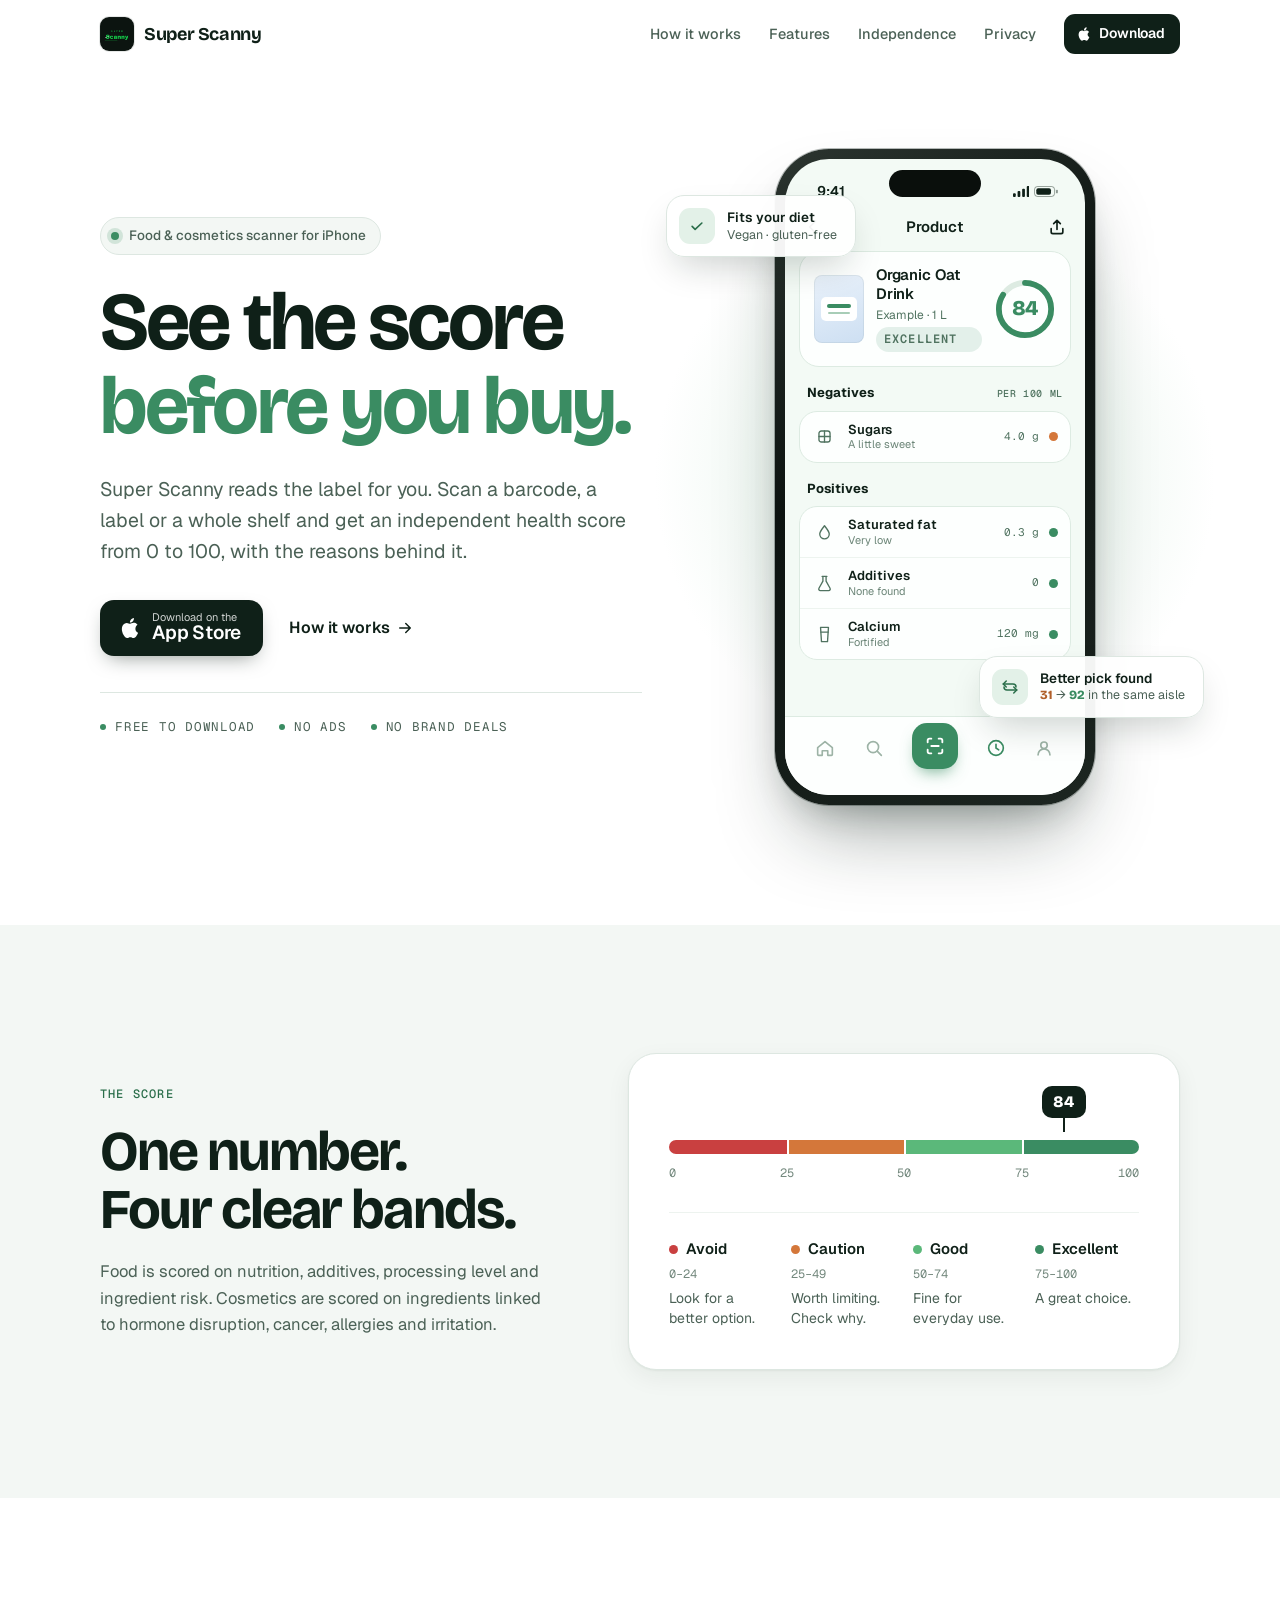
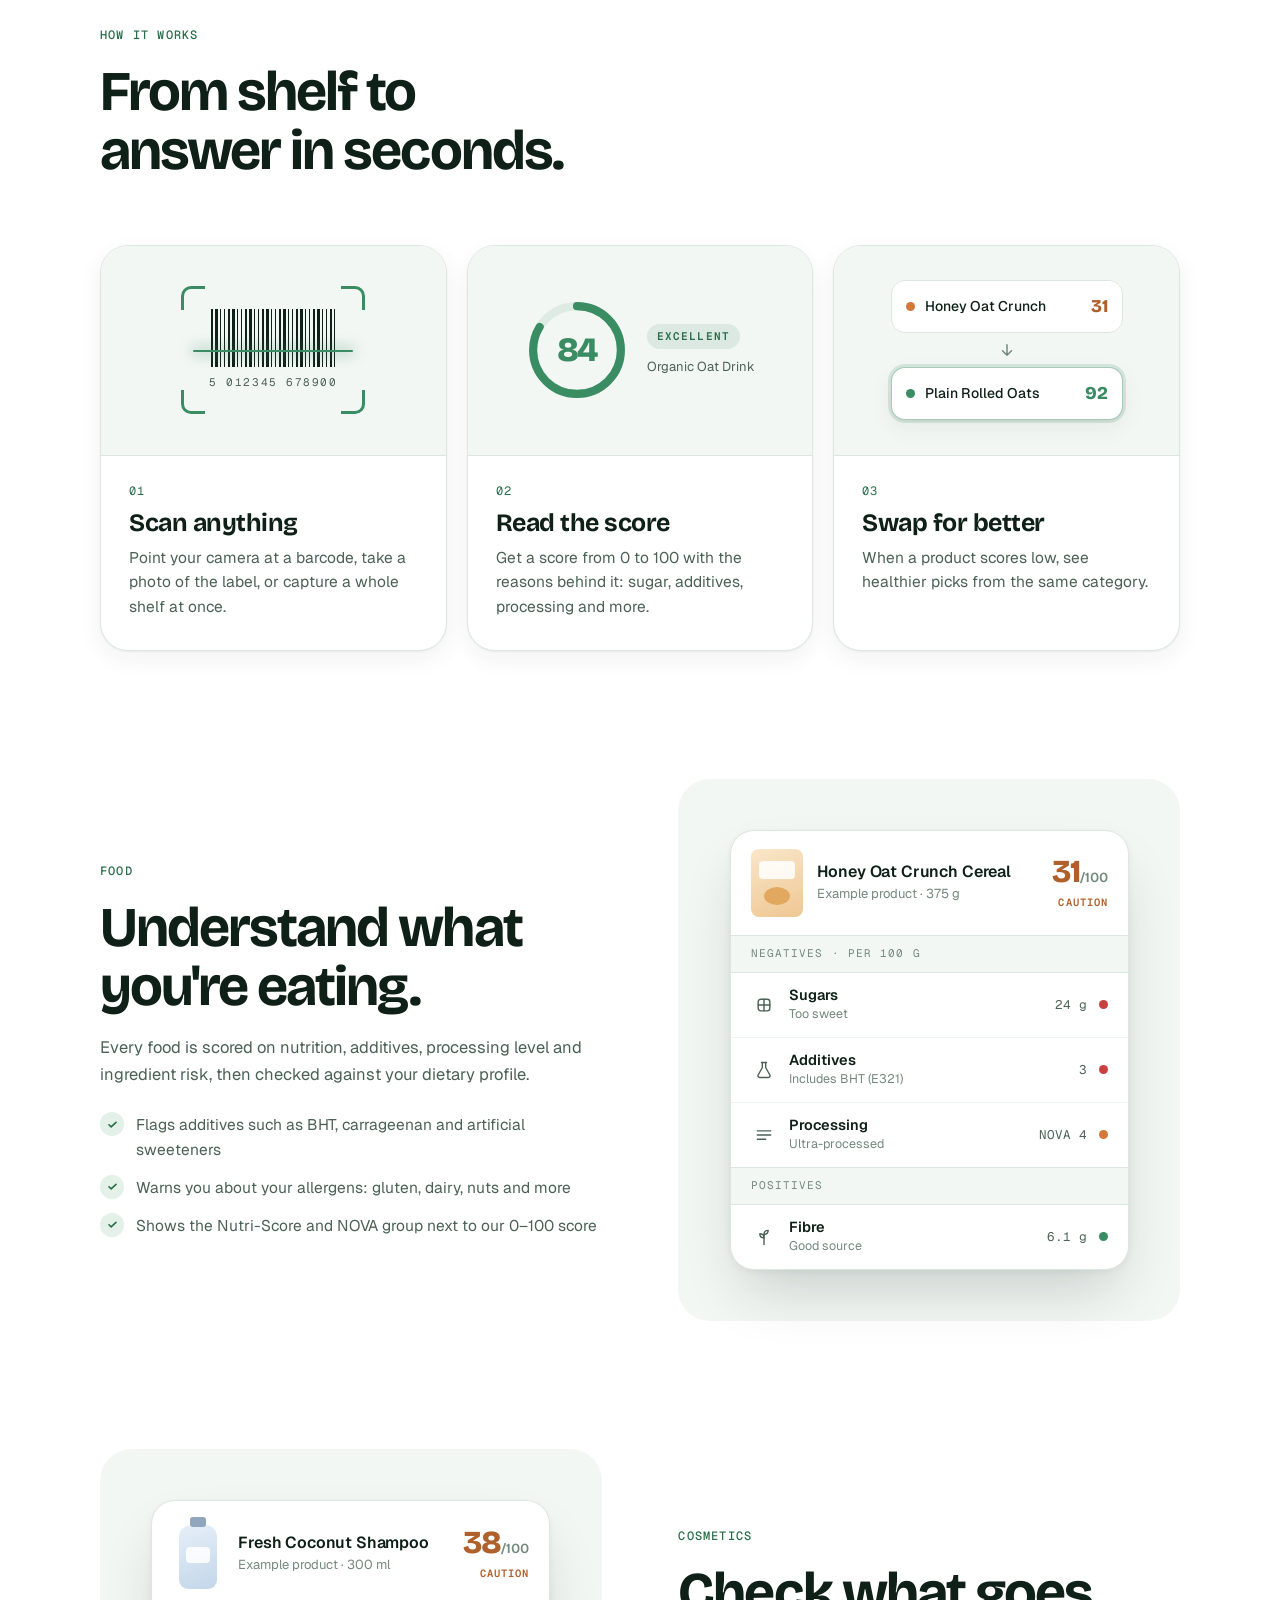
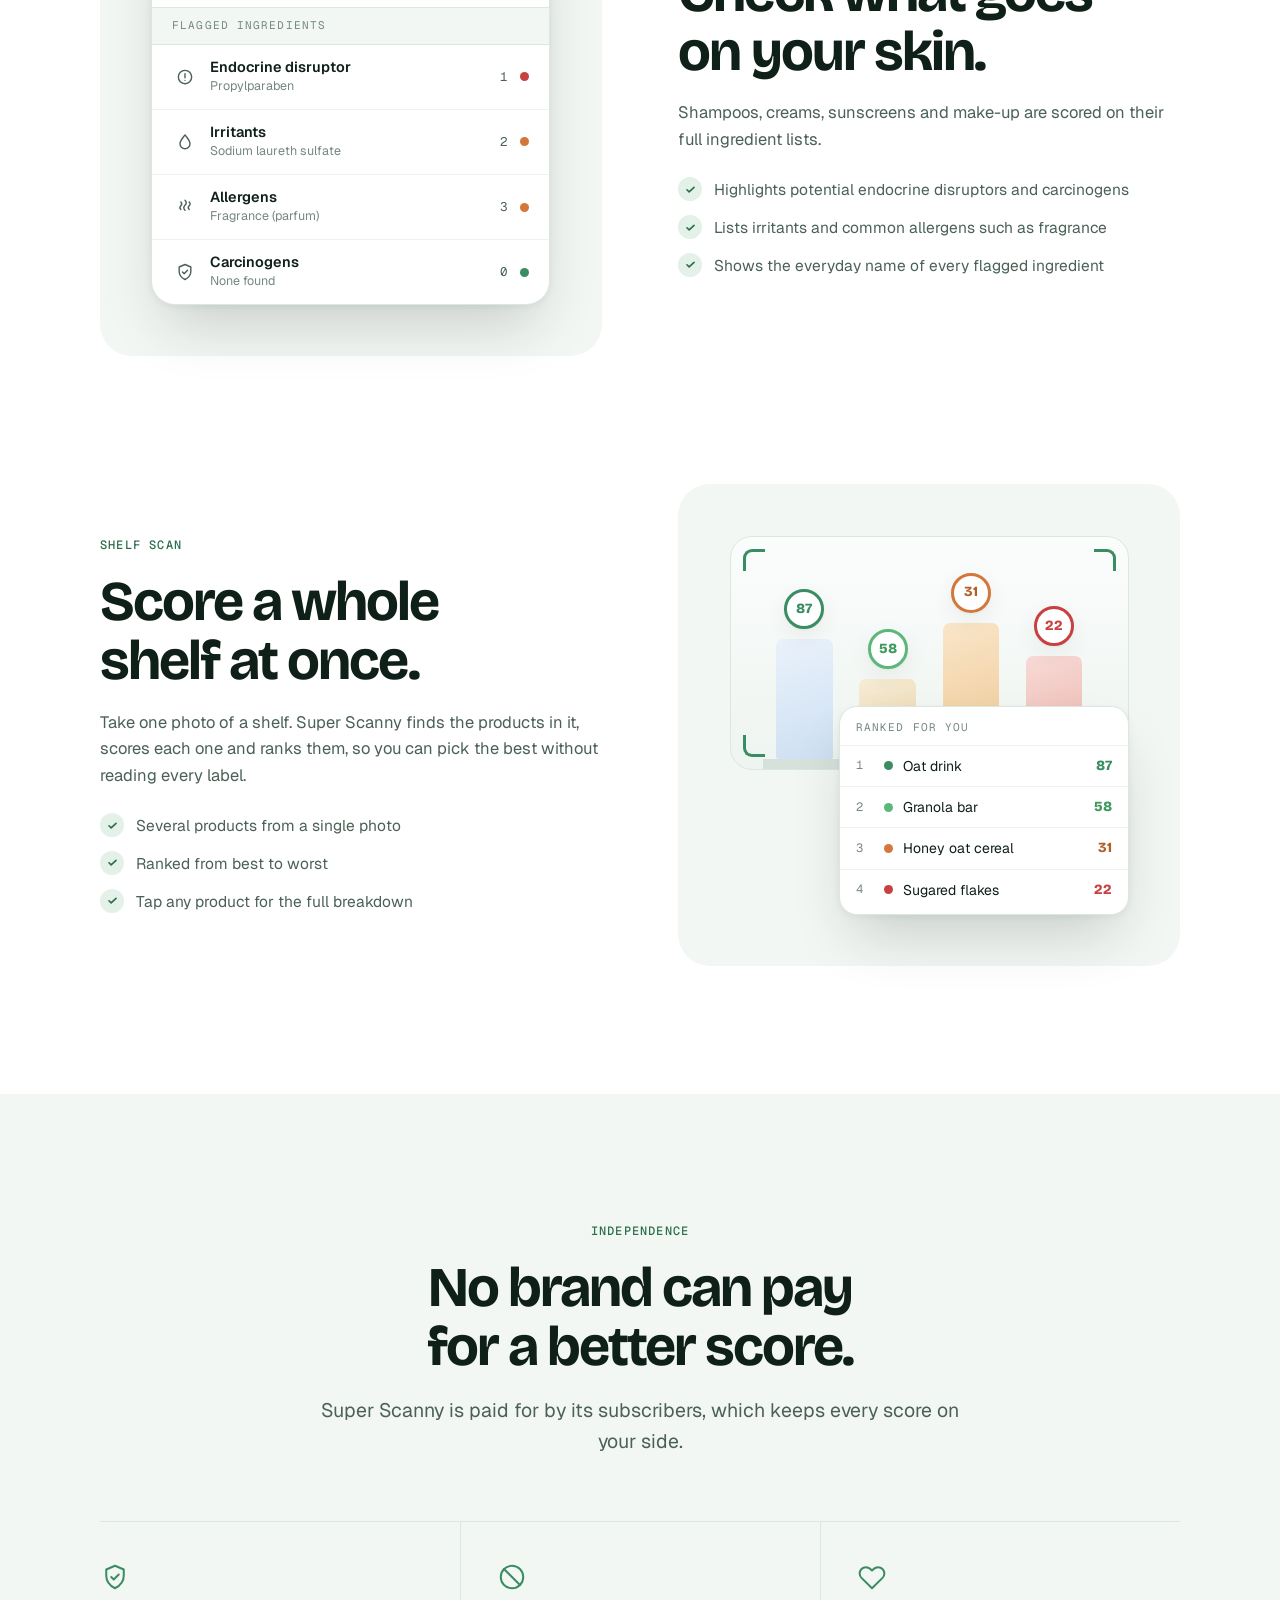
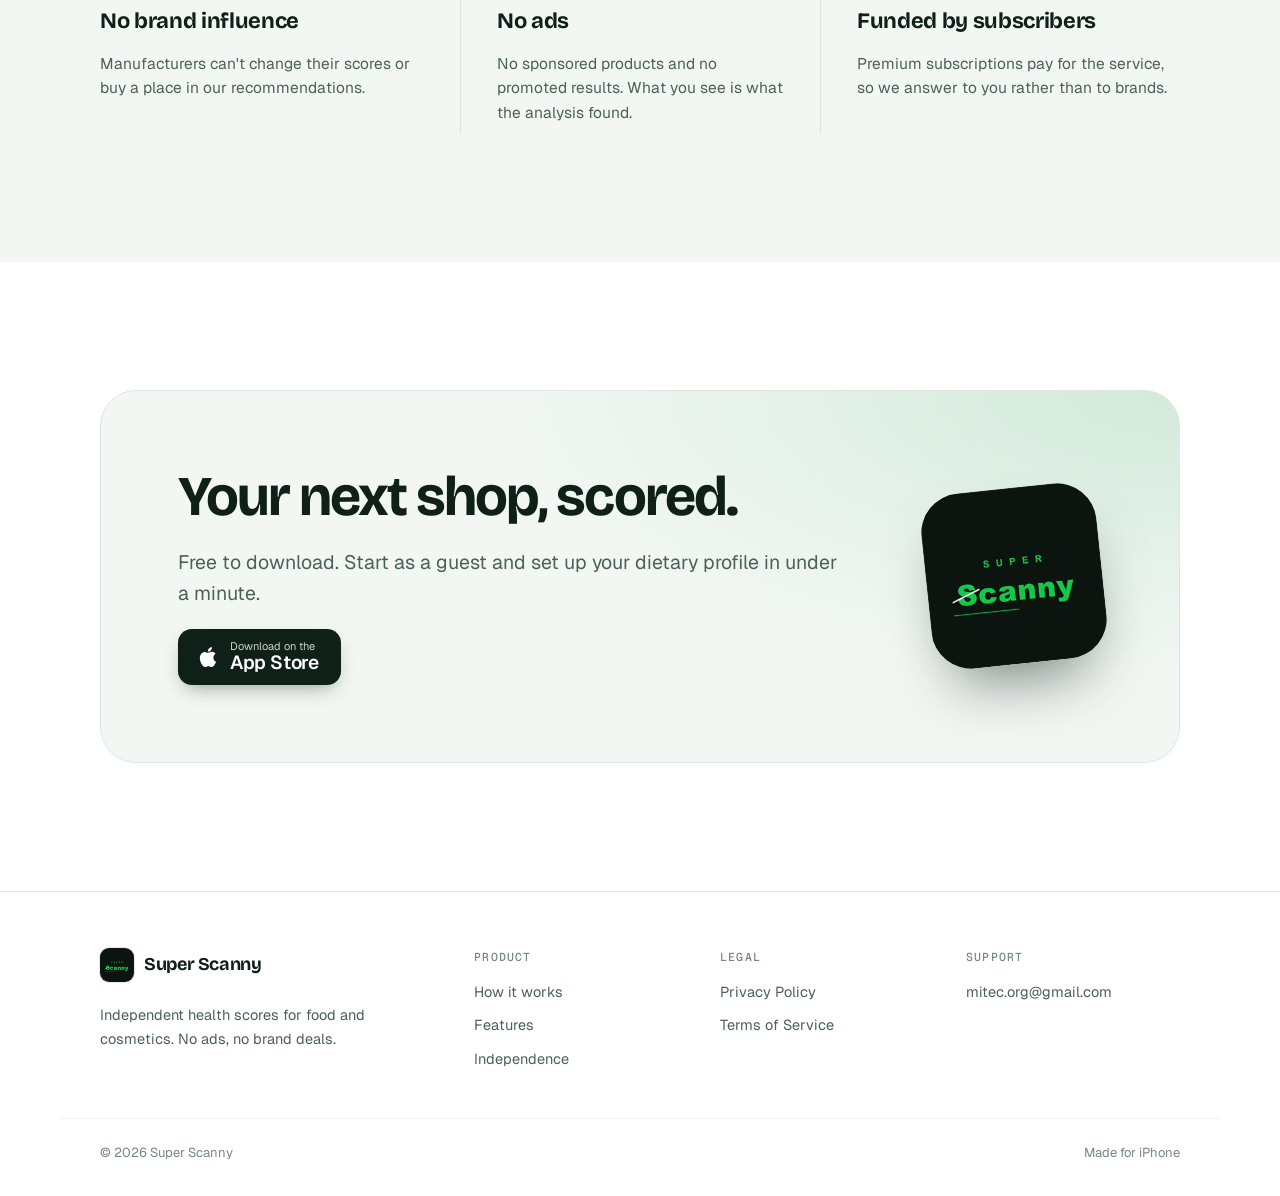
<file: index.html>
<!doctype html>
<html lang="en">
<head>
<meta charset="utf-8">
<meta name="viewport" content="width=device-width, initial-scale=1, viewport-fit=cover">
<title>Super Scanny: Food &amp; Cosmetics Scanner for iPhone</title>
<meta name="description" content="Super Scanny scans food and cosmetics and gives each product an independent health score from 0 to 100. Scan a barcode, a label or a whole shelf. No ads, no brand deals.">
<link rel="canonical" href="https://superscanny.github.io/">
<meta name="google-site-verification" content="DWH27XguKmf1U8SEgIOP8sEsvNeNK8gphOhbcdhGQLk">
<meta property="og:type" content="website">
<meta property="og:site_name" content="Super Scanny">
<meta property="og:title" content="Super Scanny: See the score before you buy">
<meta property="og:description" content="Scan food and cosmetics and get an independent health score from 0 to 100. No ads, no brand deals.">
<meta property="og:url" content="https://superscanny.github.io/">
<meta property="og:image" content="https://superscanny.github.io/icon.png">
<meta name="twitter:card" content="summary">
<script type="application/ld+json">
{
  "@context": "https://schema.org",
  "@graph": [
    {
      "@type": "WebSite",
      "name": "Super Scanny",
      "url": "https://superscanny.github.io/"
    },
    {
      "@type": "MobileApplication",
      "name": "Super Scanny",
      "description": "Scan food and cosmetics and get an independent health score from 0 to 100.",
      "operatingSystem": "iOS 16.4 or later",
      "applicationCategory": "HealthApplication",
      "url": "https://superscanny.github.io/",
      "installUrl": "https://apps.apple.com/app/id6795710707",
      "image": "https://superscanny.github.io/icon.png",
      "offers": { "@type": "Offer", "price": "0", "priceCurrency": "USD" }
    }
  ]
}
</script>
<link rel="icon" href="icon.png">
<link rel="apple-touch-icon" href="icon.png">
<link rel="preconnect" href="https://fonts.googleapis.com">
<link rel="preconnect" href="https://fonts.gstatic.com" crossorigin>
<link rel="stylesheet" href="https://fonts.googleapis.com/css2?family=Bricolage+Grotesque:opsz,wght@12..96,200..800&family=Geist:wght@100..900&family=Geist+Mono:wght@100..900&display=swap">
<link rel="stylesheet" href="site.css">
</head>
<body>

<header class="nav">
  <div class="wrap nav-inner">
    <a class="brand" href="index.html"><img src="icon.png" alt="" width="34" height="34">Super Scanny</a>
    <nav class="nav-links" aria-label="Main">
      <a href="#how">How it works</a>
      <a href="#features">Features</a>
      <a href="#independence">Independence</a>
      <a href="privacy/index.html">Privacy</a>
    </nav>
    <a class="store sm" href="https://apps.apple.com/app/id6795710707" target="_blank" rel="noopener">
      <svg viewBox="0 0 24 24" aria-hidden="true"><path d="M18.71 19.5c-.83 1.24-1.71 2.45-3.05 2.47-1.34.03-1.77-.79-3.29-.79-1.53 0-2 .77-3.27.82-1.31.05-2.3-1.32-3.14-2.53C4.25 17 2.94 12.45 4.7 9.39c.87-1.52 2.43-2.48 4.12-2.51 1.28-.02 2.5.87 3.29.87.78 0 2.26-1.07 3.8-.91.65.03 2.47.26 3.64 1.98-.09.06-2.17 1.28-2.15 3.81.03 3.02 2.65 4.03 2.68 4.04-.03.07-.42 1.44-1.38 2.83M13 3.5c.73-.83 1.94-1.46 2.94-1.5.13 1.17-.34 2.35-1.04 3.19-.69.85-1.83 1.51-2.95 1.42-.15-1.15.41-2.35 1.05-3.11z"/></svg>
      <span><strong>Download</strong></span>
    </a>
  </div>
</header>

<main>

  <!-- Hero -->
  <section class="hero">
    <div class="wrap hero-grid">
      <div class="hero-copy">
        <span class="pill"><i></i>Food &amp; cosmetics scanner for iPhone</span>
        <h1 class="h-display">See the score <span class="accent">before you buy.</span></h1>
        <p class="lede">Super Scanny reads the label for you. Scan a barcode, a label or a whole shelf and get an independent health score from 0 to 100, with the reasons behind it.</p>
        <div class="hero-actions">
          <a class="store" href="https://apps.apple.com/app/id6795710707" target="_blank" rel="noopener">
            <svg viewBox="0 0 24 24" aria-hidden="true"><path d="M18.71 19.5c-.83 1.24-1.71 2.45-3.05 2.47-1.34.03-1.77-.79-3.29-.79-1.53 0-2 .77-3.27.82-1.31.05-2.3-1.32-3.14-2.53C4.25 17 2.94 12.45 4.7 9.39c.87-1.52 2.43-2.48 4.12-2.51 1.28-.02 2.5.87 3.29.87.78 0 2.26-1.07 3.8-.91.65.03 2.47.26 3.64 1.98-.09.06-2.17 1.28-2.15 3.81.03 3.02 2.65 4.03 2.68 4.04-.03.07-.42 1.44-1.38 2.83M13 3.5c.73-.83 1.94-1.46 2.94-1.5.13 1.17-.34 2.35-1.04 3.19-.69.85-1.83 1.51-2.95 1.42-.15-1.15.41-2.35 1.05-3.11z"/></svg>
            <span><small>Download on the</small><strong>App Store</strong></span>
          </a>
          <a class="link-arrow" href="#how">How it works
            <svg viewBox="0 0 24 24" fill="none" stroke="currentColor" stroke-width="2" stroke-linecap="round" stroke-linejoin="round" aria-hidden="true"><path d="M5 12h14M13 6l6 6-6 6"/></svg>
          </a>
        </div>
        <ul class="facts">
          <li>Free to download</li>
          <li>No ads</li>
          <li>No brand deals</li>
        </ul>
      </div>

      <div class="stage" role="img" aria-label="The Super Scanny app showing an oat drink scored 84 out of 100, Excellent">
        <div class="phone" aria-hidden="true">
          <div class="screen">
            <span class="island"></span>
            <div class="status">
              <span>9:41</span>
              <span class="status-icons">
                <svg viewBox="0 0 18 12"><rect x="0" y="8" width="3" height="4" rx="1"/><rect x="5" y="5.5" width="3" height="6.5" rx="1"/><rect x="10" y="3" width="3" height="9" rx="1"/><rect x="15" y="0" width="3" height="12" rx="1"/></svg>
                <svg viewBox="0 0 27 12"><rect x=".5" y=".5" width="22" height="11" rx="3.5" fill="none" stroke="currentColor" opacity=".45"/><rect x="2.5" y="2.5" width="16" height="7" rx="2"/><rect x="24" y="4" width="2" height="4" rx="1" opacity=".45"/></svg>
              </span>
            </div>
            <div class="app-bar">
              <svg viewBox="0 0 24 24" fill="none" stroke="currentColor" stroke-width="2" stroke-linecap="round" stroke-linejoin="round"><path d="m15 5-7 7 7 7"/></svg>
              <b>Product</b>
              <svg viewBox="0 0 24 24" fill="none" stroke="currentColor" stroke-width="2" stroke-linecap="round" stroke-linejoin="round"><path d="M19 14v4a2 2 0 0 1-2 2H7a2 2 0 0 1-2-2v-4"/><path d="M12 4v11M8 8l4-4 4 4"/></svg>
            </div>
            <div class="app-card">
              <div class="carton"></div>
              <div class="meta">
                <b>Organic Oat Drink</b>
                <span>Example · 1 L</span>
                <span class="grade excellent">EXCELLENT</span>
              </div>
              <div class="ring">
                <svg viewBox="0 0 64 64"><circle cx="32" cy="32" r="27" fill="none" stroke="#ddebe2" stroke-width="6"/><circle cx="32" cy="32" r="27" fill="none" stroke="#3a8c62" stroke-width="6" stroke-linecap="round" pathLength="100" stroke-dasharray="84 100"/></svg>
                <b>84</b>
              </div>
            </div>
            <div class="app-sec">Negatives <span>PER 100 ML</span></div>
            <div class="app-list">
              <div class="app-row">
                <svg viewBox="0 0 24 24" fill="none" stroke="currentColor" stroke-width="1.7" stroke-linecap="round" stroke-linejoin="round"><rect x="5" y="5" width="14" height="14" rx="3"/><path d="M5 12h14M12 5v14"/></svg>
                <div><b>Sugars</b><small>A little sweet</small></div><em>4.0 g</em><i class="dot caution"></i>
              </div>
            </div>
            <div class="app-sec">Positives</div>
            <div class="app-list">
              <div class="app-row">
                <svg viewBox="0 0 24 24" fill="none" stroke="currentColor" stroke-width="1.7" stroke-linecap="round" stroke-linejoin="round"><path d="M12 3.5c3 4 6 7 6 10.5a6 6 0 0 1-12 0c0-3.5 3-6.5 6-10.5z"/></svg>
                <div><b>Saturated fat</b><small>Very low</small></div><em>0.3 g</em><i class="dot excellent"></i>
              </div>
              <div class="app-row">
                <svg viewBox="0 0 24 24" fill="none" stroke="currentColor" stroke-width="1.7" stroke-linecap="round" stroke-linejoin="round"><path d="M9 3h6M10 3v6l-5 9a2 2 0 0 0 1.8 3h10.4a2 2 0 0 0 1.8-3l-5-9V3"/></svg>
                <div><b>Additives</b><small>None found</small></div><em>0</em><i class="dot excellent"></i>
              </div>
              <div class="app-row">
                <svg viewBox="0 0 24 24" fill="none" stroke="currentColor" stroke-width="1.7" stroke-linecap="round" stroke-linejoin="round"><path d="M7 3h10l-1.2 18H8.2L7 3z"/><path d="M7.5 9h9"/></svg>
                <div><b>Calcium</b><small>Fortified</small></div><em>120 mg</em><i class="dot excellent"></i>
              </div>
            </div>
            <div class="tabbar">
              <span><svg viewBox="0 0 24 24" fill="none" stroke="currentColor" stroke-width="1.8" stroke-linecap="round" stroke-linejoin="round"><path d="M4 11.5 12 5l8 6.5V19a1 1 0 0 1-1 1h-4v-5H9v5H5a1 1 0 0 1-1-1z"/></svg></span>
              <span><svg viewBox="0 0 24 24" fill="none" stroke="currentColor" stroke-width="1.8" stroke-linecap="round"><circle cx="11" cy="11" r="6"/><path d="m20 20-4.5-4.5"/></svg></span>
              <span class="scan"><svg viewBox="0 0 24 24" fill="none" stroke="currentColor" stroke-width="2" stroke-linecap="round"><path d="M4 8V6a2 2 0 0 1 2-2h2M16 4h2a2 2 0 0 1 2 2v2M20 16v2a2 2 0 0 1-2 2h-2M8 20H6a2 2 0 0 1-2-2v-2M8 12h8"/></svg></span>
              <span class="on"><svg viewBox="0 0 24 24" fill="none" stroke="currentColor" stroke-width="1.8" stroke-linecap="round"><circle cx="12" cy="12" r="8"/><path d="M12 8v4l3 2"/></svg></span>
              <span><svg viewBox="0 0 24 24" fill="none" stroke="currentColor" stroke-width="1.8" stroke-linecap="round"><circle cx="12" cy="9" r="3.5"/><path d="M5.5 19.5a6.5 6.5 0 0 1 13 0"/></svg></span>
            </div>
          </div>
        </div>

        <div class="float f1" aria-hidden="true">
          <span class="ic"><svg viewBox="0 0 24 24" fill="none" stroke="currentColor" stroke-width="2.2" stroke-linecap="round" stroke-linejoin="round"><path d="m5.5 12.5 4 4L18.5 8"/></svg></span>
          <span><b>Fits your diet</b><small>Vegan · gluten-free</small></span>
        </div>
        <div class="float f2" aria-hidden="true">
          <span class="ic"><svg viewBox="0 0 24 24" fill="none" stroke="currentColor" stroke-width="2" stroke-linecap="round" stroke-linejoin="round"><path d="M7 4 3 8l4 4"/><path d="M3 8h13a4 4 0 0 1 4 4"/><path d="m17 20 4-4-4-4"/><path d="M21 16H8a4 4 0 0 1-4-4"/></svg></span>
          <span><b>Better pick found</b><small><span class="t-caution">31</span> → <span class="t-excellent">92</span> in the same aisle</small></span>
        </div>
      </div>
    </div>
  </section>

  <!-- Score scale -->
  <section class="sec mist" aria-labelledby="scale-title">
    <div class="wrap scale-layout">
      <div class="sec-head">
        <span class="eyebrow">The score</span>
        <h2 id="scale-title" class="h-display">One number. Four clear bands.</h2>
        <p class="body">Food is scored on nutrition, additives, processing level and ingredient risk. Cosmetics are scored on ingredients linked to hormone disruption, cancer, allergies and irritation.</p>
      </div>
      <div class="scale">
        <div class="scale-bar" role="img" aria-label="Score scale from 0 to 100, with an example score of 84">
          <span></span><span></span><span></span><span></span>
          <div class="scale-pin" style="left:84%"><b>84</b></div>
        </div>
        <div class="scale-ticks" aria-hidden="true">
          <span style="left:0">0</span><span style="left:25%">25</span><span style="left:50%">50</span><span style="left:75%">75</span><span style="left:100%">100</span>
        </div>
        <ul class="bands">
          <li><div class="top"><i class="dot avoid"></i><b>Avoid</b></div><em>0–24</em><p>Look for a better option.</p></li>
          <li><div class="top"><i class="dot caution"></i><b>Caution</b></div><em>25–49</em><p>Worth limiting. Check why.</p></li>
          <li><div class="top"><i class="dot good"></i><b>Good</b></div><em>50–74</em><p>Fine for everyday use.</p></li>
          <li><div class="top"><i class="dot excellent"></i><b>Excellent</b></div><em>75–100</em><p>A great choice.</p></li>
        </ul>
      </div>
    </div>
  </section>

  <!-- How it works -->
  <section class="sec" id="how" aria-labelledby="how-title">
    <div class="wrap">
      <div class="sec-head">
        <span class="eyebrow">How it works</span>
        <h2 id="how-title" class="h-display">From shelf to answer in seconds.</h2>
      </div>
      <ol class="steps">
        <li class="step">
          <div class="step-art" aria-hidden="true">
            <div class="vf">
              <span class="c tl"></span><span class="c tr"></span><span class="c bl"></span><span class="c br"></span>
              <div class="barcode"></div>
              <div class="digits">5 012345 678900</div>
              <i class="beam"></i>
            </div>
          </div>
          <div class="step-text">
            <span class="step-n">01</span>
            <h3>Scan anything</h3>
            <p>Point your camera at a barcode, take a photo of the label, or capture a whole shelf at once.</p>
          </div>
        </li>
        <li class="step">
          <div class="step-art" aria-hidden="true">
            <div class="mini-score">
              <div class="ring">
                <svg viewBox="0 0 64 64"><circle cx="32" cy="32" r="27" fill="none" stroke="#ddebe2" stroke-width="5"/><circle cx="32" cy="32" r="27" fill="none" stroke="#3a8c62" stroke-width="5" stroke-linecap="round" pathLength="100" stroke-dasharray="84 100"/></svg>
                <b>84</b>
              </div>
              <div><span class="grade excellent">EXCELLENT</span><small>Organic Oat Drink</small></div>
            </div>
          </div>
          <div class="step-text">
            <span class="step-n">02</span>
            <h3>Read the score</h3>
            <p>Get a score from 0 to 100 with the reasons behind it: sugar, additives, processing and more.</p>
          </div>
        </li>
        <li class="step">
          <div class="step-art" aria-hidden="true">
            <div class="swap-art">
              <div class="mini-row"><i class="dot caution"></i><span>Honey Oat Crunch</span><b class="t-caution">31</b></div>
              <svg viewBox="0 0 24 24" fill="none" stroke="currentColor" stroke-width="2" stroke-linecap="round" stroke-linejoin="round"><path d="M12 5v14M6 13l6 6 6-6"/></svg>
              <div class="mini-row best"><i class="dot excellent"></i><span>Plain Rolled Oats</span><b class="t-excellent">92</b></div>
            </div>
          </div>
          <div class="step-text">
            <span class="step-n">03</span>
            <h3>Swap for better</h3>
            <p>When a product scores low, see healthier picks from the same category.</p>
          </div>
        </li>
      </ol>
    </div>
  </section>

  <!-- Features -->
  <section class="sec tight-top" id="features" aria-label="Features">
    <div class="wrap">

      <div class="feature">
        <div class="feature-copy">
          <span class="eyebrow">Food</span>
          <h2 class="h-display">Understand what you're eating.</h2>
          <p class="body">Every food is scored on nutrition, additives, processing level and ingredient risk, then checked against your dietary profile.</p>
          <ul class="checks">
            <li>Flags additives such as BHT, carrageenan and artificial sweeteners</li>
            <li>Warns you about your allergens: gluten, dairy, nuts and more</li>
            <li>Shows the Nutri-Score and NOVA group next to our 0–100 score</li>
          </ul>
        </div>
        <div class="feature-art">
          <div class="result" role="img" aria-label="Example result: Honey Oat Crunch Cereal scored 31, Caution">
            <div class="result-head" aria-hidden="true">
              <div class="thumb box"></div>
              <div class="meta"><b>Honey Oat Crunch Cereal</b><small>Example product · 375 g</small></div>
              <div class="score"><b class="t-caution">31<small>/100</small></b><small class="t-caution">CAUTION</small></div>
            </div>
            <div aria-hidden="true">
              <div class="result-sec">Negatives · per 100 g</div>
              <div class="r-row">
                <svg viewBox="0 0 24 24" fill="none" stroke="currentColor" stroke-width="1.7" stroke-linecap="round" stroke-linejoin="round"><rect x="5" y="5" width="14" height="14" rx="3"/><path d="M5 12h14M12 5v14"/></svg>
                <div><b>Sugars</b><small>Too sweet</small></div><em>24 g</em><i class="dot avoid"></i>
              </div>
              <div class="r-row">
                <svg viewBox="0 0 24 24" fill="none" stroke="currentColor" stroke-width="1.7" stroke-linecap="round" stroke-linejoin="round"><path d="M9 3h6M10 3v6l-5 9a2 2 0 0 0 1.8 3h10.4a2 2 0 0 0 1.8-3l-5-9V3"/></svg>
                <div><b>Additives</b><small>Includes BHT (E321)</small></div><em>3</em><i class="dot avoid"></i>
              </div>
              <div class="r-row">
                <svg viewBox="0 0 24 24" fill="none" stroke="currentColor" stroke-width="1.7" stroke-linecap="round" stroke-linejoin="round"><path d="M4 7h16M4 12h16M4 17h10"/></svg>
                <div><b>Processing</b><small>Ultra-processed</small></div><em>NOVA 4</em><i class="dot caution"></i>
              </div>
              <div class="result-sec">Positives</div>
              <div class="r-row">
                <svg viewBox="0 0 24 24" fill="none" stroke="currentColor" stroke-width="1.7" stroke-linecap="round" stroke-linejoin="round"><path d="M12 21V9"/><path d="M12 9c0-3 2-5 5-5 0 3-2 5-5 5zM12 13c0-3-2-5-5-5 0 3 2 5 5 5z"/></svg>
                <div><b>Fibre</b><small>Good source</small></div><em>6.1 g</em><i class="dot excellent"></i>
              </div>
            </div>
          </div>
        </div>
      </div>

      <div class="feature flip">
        <div class="feature-copy">
          <span class="eyebrow">Cosmetics</span>
          <h2 class="h-display">Check what goes on your skin.</h2>
          <p class="body">Shampoos, creams, sunscreens and make-up are scored on their full ingredient lists.</p>
          <ul class="checks">
            <li>Highlights potential endocrine disruptors and carcinogens</li>
            <li>Lists irritants and common allergens such as fragrance</li>
            <li>Shows the everyday name of every flagged ingredient</li>
          </ul>
        </div>
        <div class="feature-art">
          <div class="result" role="img" aria-label="Example result: Fresh Coconut Shampoo scored 38, Caution">
            <div class="result-head" aria-hidden="true">
              <div class="thumb bottle"></div>
              <div class="meta"><b>Fresh Coconut Shampoo</b><small>Example product · 300 ml</small></div>
              <div class="score"><b class="t-caution">38<small>/100</small></b><small class="t-caution">CAUTION</small></div>
            </div>
            <div aria-hidden="true">
              <div class="result-sec">Flagged ingredients</div>
              <div class="r-row">
                <svg viewBox="0 0 24 24" fill="none" stroke="currentColor" stroke-width="1.7" stroke-linecap="round" stroke-linejoin="round"><circle cx="12" cy="12" r="8"/><path d="M12 8v5M12 16h.01"/></svg>
                <div><b>Endocrine disruptor</b><small>Propylparaben</small></div><em>1</em><i class="dot avoid"></i>
              </div>
              <div class="r-row">
                <svg viewBox="0 0 24 24" fill="none" stroke="currentColor" stroke-width="1.7" stroke-linecap="round" stroke-linejoin="round"><path d="M12 3.5c3 4 6 7 6 10.5a6 6 0 0 1-12 0c0-3.5 3-6.5 6-10.5z"/></svg>
                <div><b>Irritants</b><small>Sodium laureth sulfate</small></div><em>2</em><i class="dot caution"></i>
              </div>
              <div class="r-row">
                <svg viewBox="0 0 24 24" fill="none" stroke="currentColor" stroke-width="1.7" stroke-linecap="round" stroke-linejoin="round"><path d="M12 4c2 2 2 4 0 6s-2 4 0 6M7 6c1.5 1.5 1.5 3 0 4.5s-1.5 3 0 4.5M17 6c1.5 1.5 1.5 3 0 4.5s-1.5 3 0 4.5"/></svg>
                <div><b>Allergens</b><small>Fragrance (parfum)</small></div><em>3</em><i class="dot caution"></i>
              </div>
              <div class="r-row">
                <svg viewBox="0 0 24 24" fill="none" stroke="currentColor" stroke-width="1.7" stroke-linecap="round" stroke-linejoin="round"><path d="M12 3 5 6v5c0 4.5 3 8 7 10 4-2 7-5.5 7-10V6l-7-3z"/><path d="m9 12 2 2 4-4"/></svg>
                <div><b>Carcinogens</b><small>None found</small></div><em>0</em><i class="dot excellent"></i>
              </div>
            </div>
          </div>
        </div>
      </div>

      <div class="feature">
        <div class="feature-copy">
          <span class="eyebrow">Shelf scan</span>
          <h2 class="h-display">Score a whole shelf at once.</h2>
          <p class="body">Take one photo of a shelf. Super Scanny finds the products in it, scores each one and ranks them, so you can pick the best without reading every label.</p>
          <ul class="checks">
            <li>Several products from a single photo</li>
            <li>Ranked from best to worst</li>
            <li>Tap any product for the full breakdown</li>
          </ul>
        </div>
        <div class="feature-art">
          <div class="shelf-art" role="img" aria-label="A shelf of four products, each with a score, ranked from 87 down to 22">
            <div class="shelf" aria-hidden="true">
              <span class="c tl"></span><span class="c tr"></span><span class="c bl"></span><span class="c br"></span>
              <div class="shelf-row">
                <div class="prod p1" style="--h:72%"><i class="pin excellent">87</i></div>
                <div class="prod p2" style="--h:48%"><i class="pin good">58</i></div>
                <div class="prod p3" style="--h:82%"><i class="pin caution">31</i></div>
                <div class="prod p4" style="--h:62%"><i class="pin avoid">22</i></div>
              </div>
            </div>
            <div class="rank" aria-hidden="true">
              <header>Ranked for you</header>
              <ol>
                <li><span>1</span><i class="dot excellent"></i><span>Oat drink</span><b class="t-excellent">87</b></li>
                <li><span>2</span><i class="dot good"></i><span>Granola bar</span><b class="t-good">58</b></li>
                <li><span>3</span><i class="dot caution"></i><span>Honey oat cereal</span><b class="t-caution">31</b></li>
                <li><span>4</span><i class="dot avoid"></i><span>Sugared flakes</span><b class="t-avoid">22</b></li>
              </ol>
            </div>
          </div>
        </div>
      </div>

    </div>
  </section>

  <!-- Independence -->
  <section class="sec mist" id="independence" aria-labelledby="ind-title">
    <div class="wrap">
      <div class="sec-head center">
        <span class="eyebrow">Independence</span>
        <h2 id="ind-title" class="h-display">No brand can pay for a better score.</h2>
        <p class="lede">Super Scanny is paid for by its subscribers, which keeps every score on your side.</p>
      </div>
      <div class="pillars">
        <div class="pillar">
          <svg viewBox="0 0 24 24" fill="none" stroke="currentColor" stroke-width="1.6" stroke-linecap="round" stroke-linejoin="round" aria-hidden="true"><path d="M12 3 5 6v5c0 4.5 3 8 7 10 4-2 7-5.5 7-10V6l-7-3z"/><path d="m9 12 2 2 4-4"/></svg>
          <h3>No brand influence</h3>
          <p>Manufacturers can't change their scores or buy a place in our recommendations.</p>
        </div>
        <div class="pillar">
          <svg viewBox="0 0 24 24" fill="none" stroke="currentColor" stroke-width="1.6" stroke-linecap="round" stroke-linejoin="round" aria-hidden="true"><circle cx="12" cy="12" r="9"/><path d="m5.6 5.6 12.8 12.8"/></svg>
          <h3>No ads</h3>
          <p>No sponsored products and no promoted results. What you see is what the analysis found.</p>
        </div>
        <div class="pillar">
          <svg viewBox="0 0 24 24" fill="none" stroke="currentColor" stroke-width="1.6" stroke-linecap="round" stroke-linejoin="round" aria-hidden="true"><path d="M20.4 5.6a5 5 0 0 0-7.1 0L12 6.9l-1.3-1.3a5 5 0 0 0-7.1 7.1L12 21l8.4-8.3a5 5 0 0 0 0-7.1z"/></svg>
          <h3>Funded by subscribers</h3>
          <p>Premium subscriptions pay for the service, so we answer to you rather than to brands.</p>
        </div>
      </div>
    </div>
  </section>

  <!-- CTA -->
  <section class="sec">
    <div class="wrap">
      <div class="cta">
        <div class="cta-copy">
          <h2 class="h-display">Your next shop, scored.</h2>
          <p class="lede">Free to download. Start as a guest and set up your dietary profile in under a minute.</p>
          <a class="store" href="https://apps.apple.com/app/id6795710707" target="_blank" rel="noopener">
            <svg viewBox="0 0 24 24" aria-hidden="true"><path d="M18.71 19.5c-.83 1.24-1.71 2.45-3.05 2.47-1.34.03-1.77-.79-3.29-.79-1.53 0-2 .77-3.27.82-1.31.05-2.3-1.32-3.14-2.53C4.25 17 2.94 12.45 4.7 9.39c.87-1.52 2.43-2.48 4.12-2.51 1.28-.02 2.5.87 3.29.87.78 0 2.26-1.07 3.8-.91.65.03 2.47.26 3.64 1.98-.09.06-2.17 1.28-2.15 3.81.03 3.02 2.65 4.03 2.68 4.04-.03.07-.42 1.44-1.38 2.83M13 3.5c.73-.83 1.94-1.46 2.94-1.5.13 1.17-.34 2.35-1.04 3.19-.69.85-1.83 1.51-2.95 1.42-.15-1.15.41-2.35 1.05-3.11z"/></svg>
            <span><small>Download on the</small><strong>App Store</strong></span>
          </a>
        </div>
        <div class="cta-art"><img src="icon.png" alt="Super Scanny app icon" width="176" height="176"></div>
      </div>
    </div>
  </section>

</main>

<footer class="foot">
  <div class="wrap foot-grid">
    <div class="foot-brand">
      <a class="brand" href="index.html"><img src="icon.png" alt="" width="34" height="34">Super Scanny</a>
      <p>Independent health scores for food and cosmetics. No ads, no brand deals.</p>
    </div>
    <nav class="foot-col" aria-label="Product">
      <b>Product</b>
      <a href="#how">How it works</a>
      <a href="#features">Features</a>
      <a href="#independence">Independence</a>
    </nav>
    <nav class="foot-col" aria-label="Legal">
      <b>Legal</b>
      <a href="privacy/index.html">Privacy Policy</a>
      <a href="terms/index.html">Terms of Service</a>
    </nav>
    <div class="foot-col">
      <b>Support</b>
      <a href="mailto:mitec.org@gmail.com">mitec.org@gmail.com</a>
    </div>
  </div>
  <div class="wrap foot-base">
    <span>© 2026 Super Scanny</span>
    <span>Made for iPhone</span>
  </div>
</footer>

<script>
(function () {
  var nav = document.querySelector('.nav');
  if (!nav) return;
  function update() { nav.classList.toggle('scrolled', window.scrollY > 8); }
  update();
  window.addEventListener('scroll', update, { passive: true });
})();
</script>
</body>
</html>
</file>
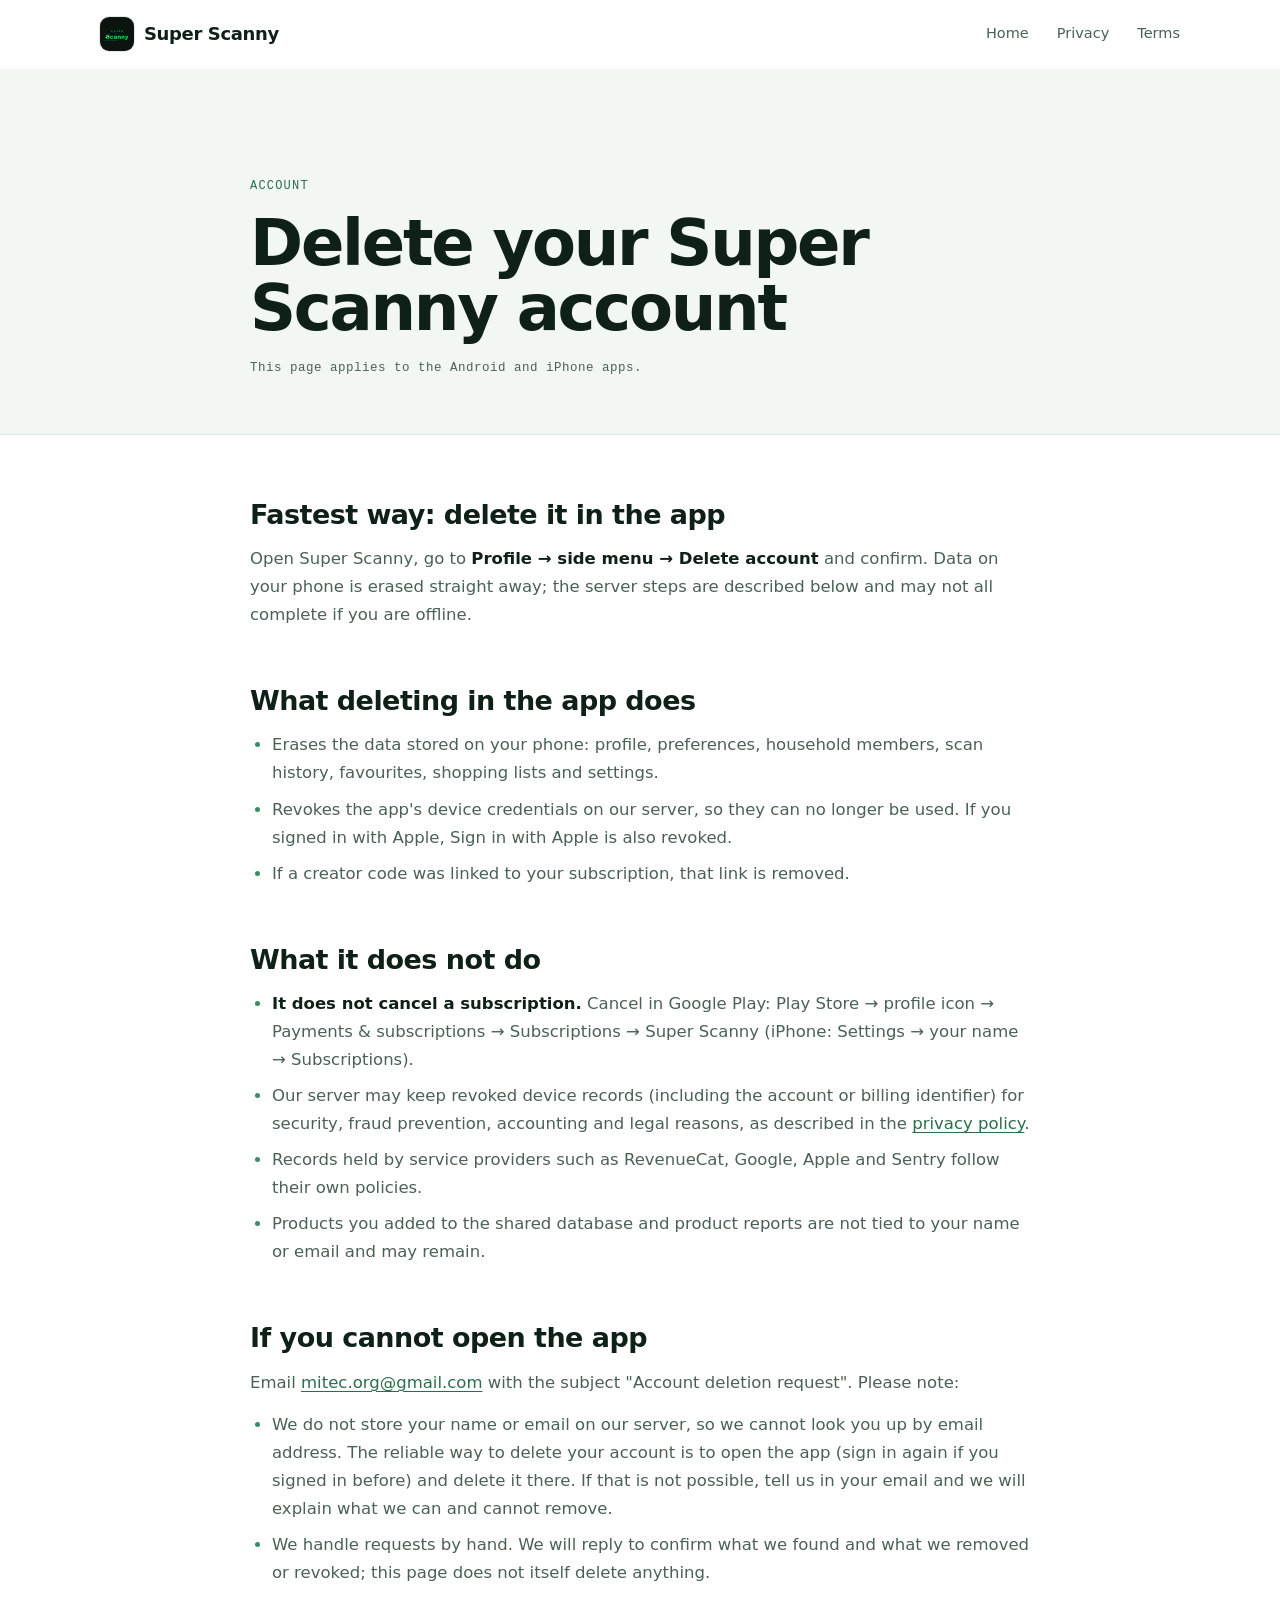
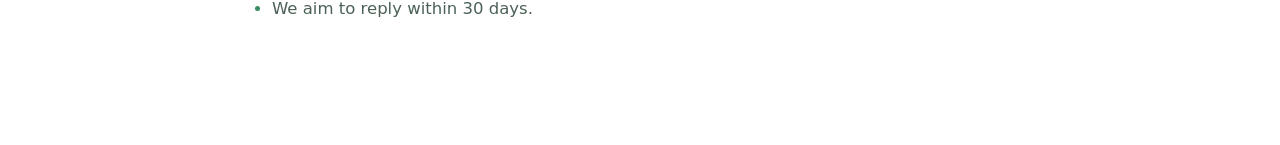
<file: delete-account/index.html>
<!doctype html>
<!-- DRAFT for owner/legal review. Not published. Publish only by copying to the live site yourself. -->
<html lang="en">
<head>
<meta charset="utf-8">
<meta name="viewport" content="width=device-width, initial-scale=1, viewport-fit=cover">
<title>Delete your account · Super Scanny</title>
<meta name="description" content="How to delete your Super Scanny account and what happens to your data.">
<meta name="robots" content="noindex">
<link rel="icon" href="../icon.png">
<link rel="stylesheet" href="../site.css">
</head>
<body>

<header class="nav">
  <div class="wrap nav-inner">
    <a class="brand" href="../index.html"><img src="../icon.png" alt="" width="34" height="34">Super Scanny</a>
    <nav class="nav-links" aria-label="Main">
      <a href="../index.html">Home</a>
      <a href="../privacy/index.html">Privacy</a>
      <a href="../terms/index.html">Terms</a>
    </nav>
  </div>
</header>

<div class="legal-head">
  <div class="wrap">
    <span class="eyebrow">Account</span>
    <h1 class="h-display">Delete your Super Scanny account</h1>
    <p>This page applies to the Android and iPhone apps.</p>
  </div>
</div>

<main class="legal">
  <h2>Fastest way: delete it in the app</h2>
  <p>Open Super Scanny, go to <strong>Profile → side menu → Delete account</strong> and confirm. Data on your phone is erased straight away; the server steps are described below and may not all complete if you are offline.</p>

  <h2>What deleting in the app does</h2>
  <ul>
    <li>Erases the data stored on your phone: profile, preferences, household members, scan history, favourites, shopping lists and settings.</li>
    <li>Revokes the app's device credentials on our server, so they can no longer be used. If you signed in with Apple, Sign in with Apple is also revoked.</li>
    <li>If a creator code was linked to your subscription, that link is removed.</li>
  </ul>

  <h2>What it does not do</h2>
  <ul>
    <li><strong>It does not cancel a subscription.</strong> Cancel in Google Play: Play Store → profile icon → Payments &amp; subscriptions → Subscriptions → Super Scanny (iPhone: Settings → your name → Subscriptions).</li>
    <li>Our server may keep revoked device records (including the account or billing identifier) for security, fraud prevention, accounting and legal reasons, as described in the <a href="../privacy/index.html">privacy policy</a>.</li>
    <li>Records held by service providers such as RevenueCat, Google, Apple and Sentry follow their own policies.</li>
    <li>Products you added to the shared database and product reports are not tied to your name or email and may remain.</li>
  </ul>

  <h2>If you cannot open the app</h2>
  <p>Email <a href="mailto:mitec.org@gmail.com">mitec.org@gmail.com</a> with the subject "Account deletion request". Please note:</p>
  <ul>
    <li>We do not store your name or email on our server, so we cannot look you up by email address. The reliable way to delete your account is to open the app (sign in again if you signed in before) and delete it there. If that is not possible, tell us in your email and we will explain what we can and cannot remove.</li>
    <li>We handle requests by hand. We will reply to confirm what we found and what we removed or revoked; this page does not itself delete anything.</li>
    <li>We aim to reply within 30 days.</li>
  </ul>

</main>

</body>
</html>
</file>
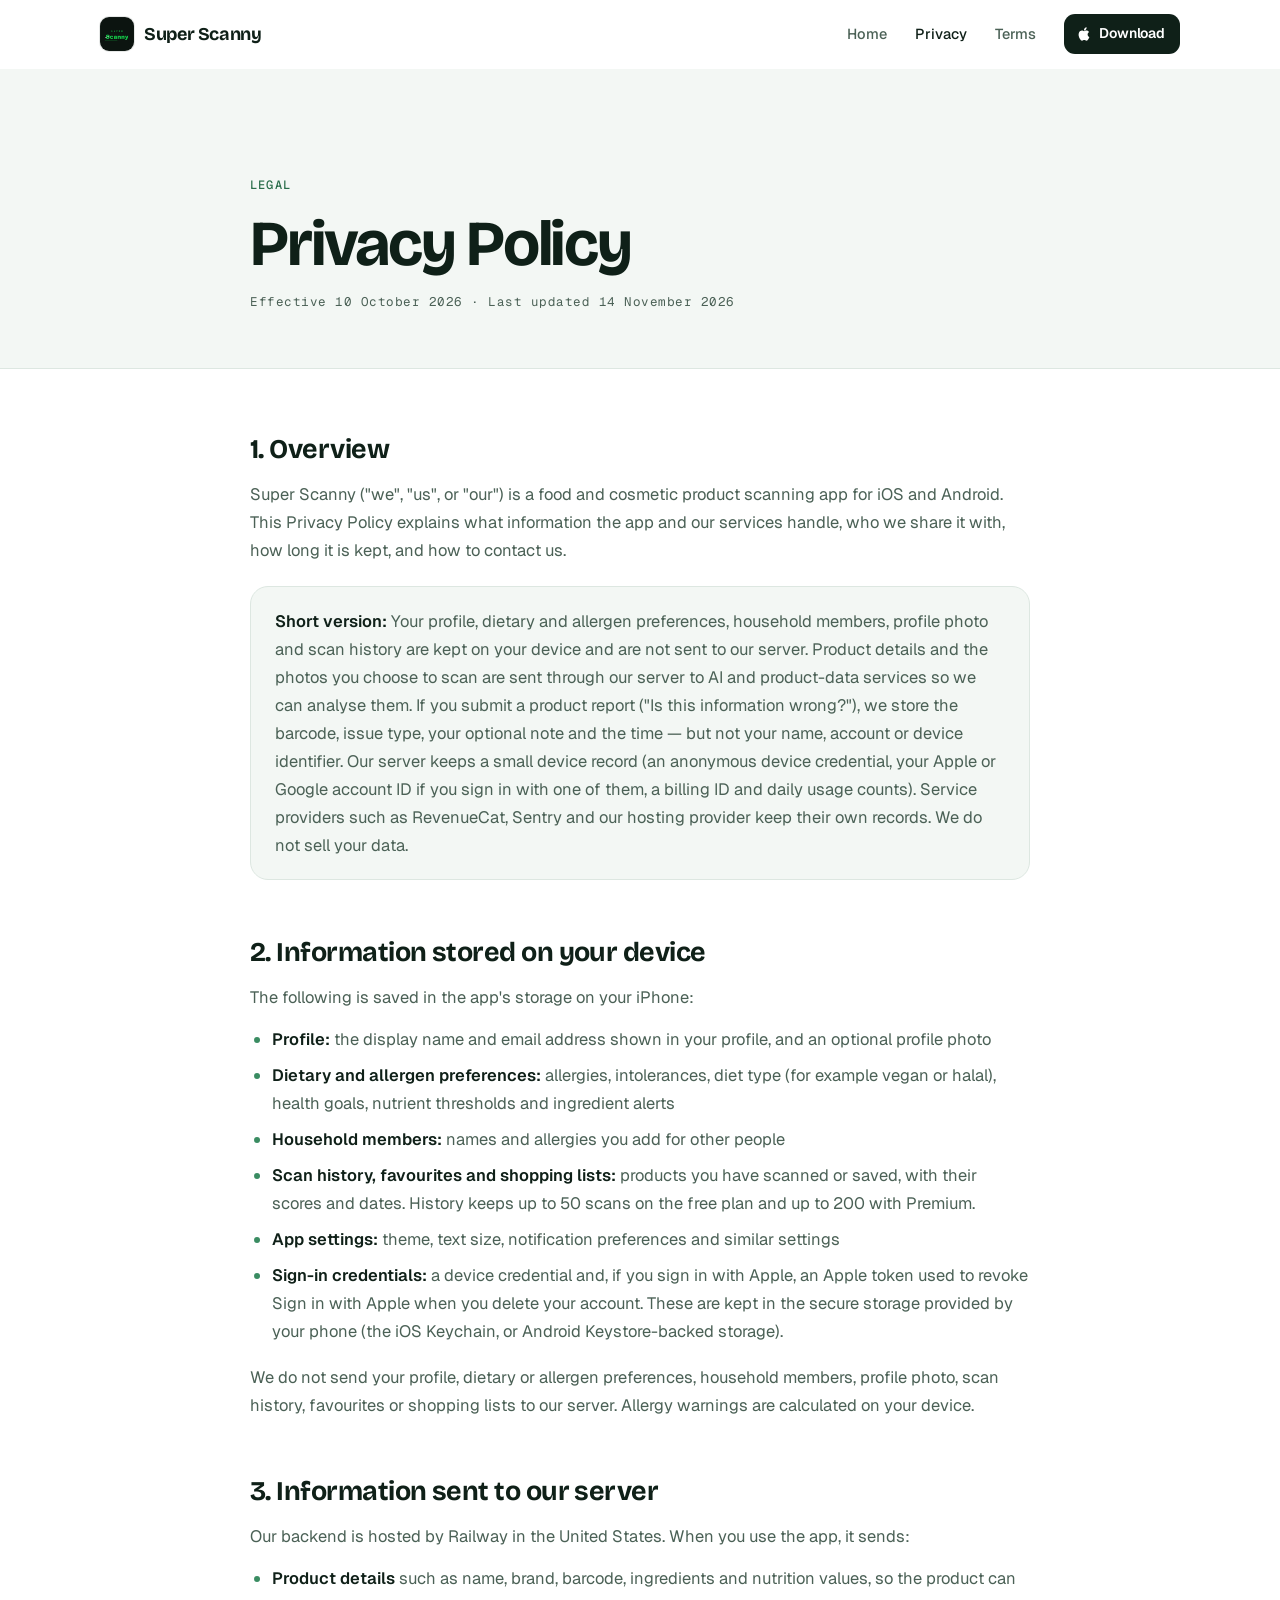
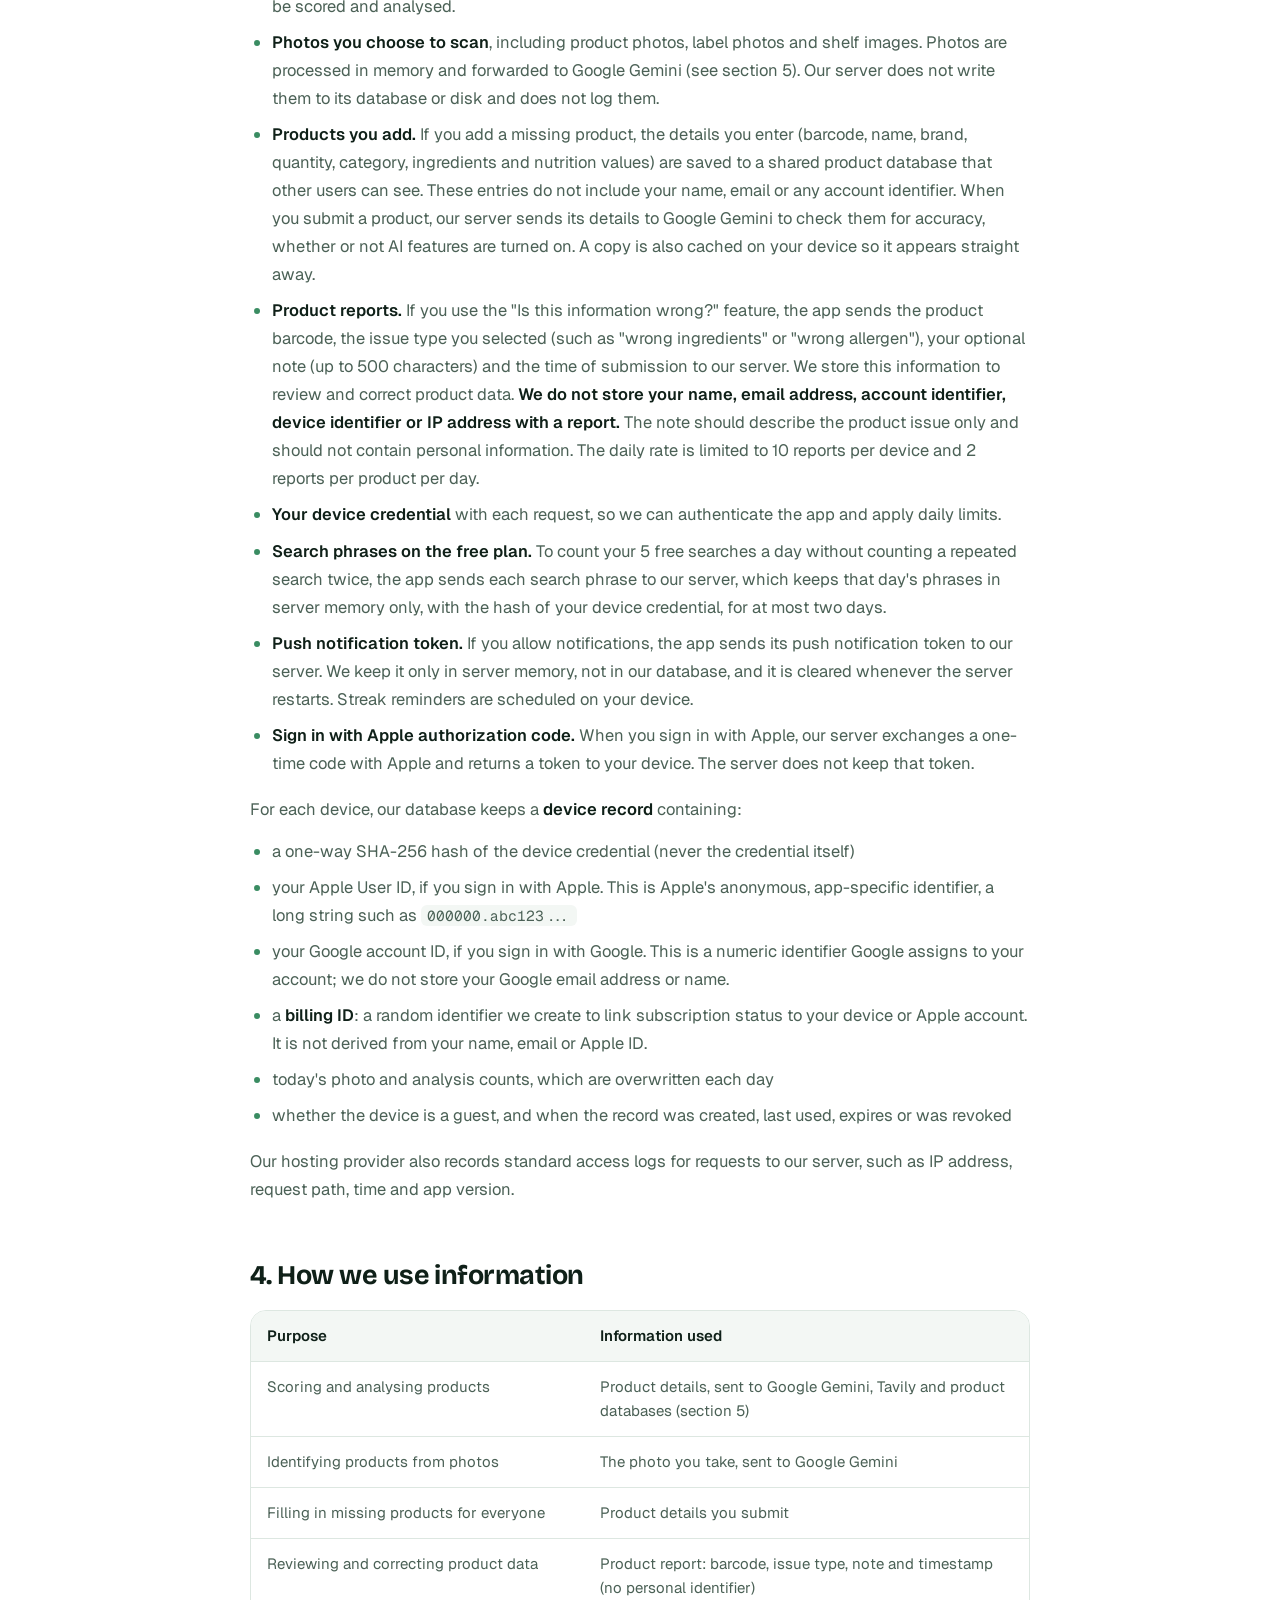
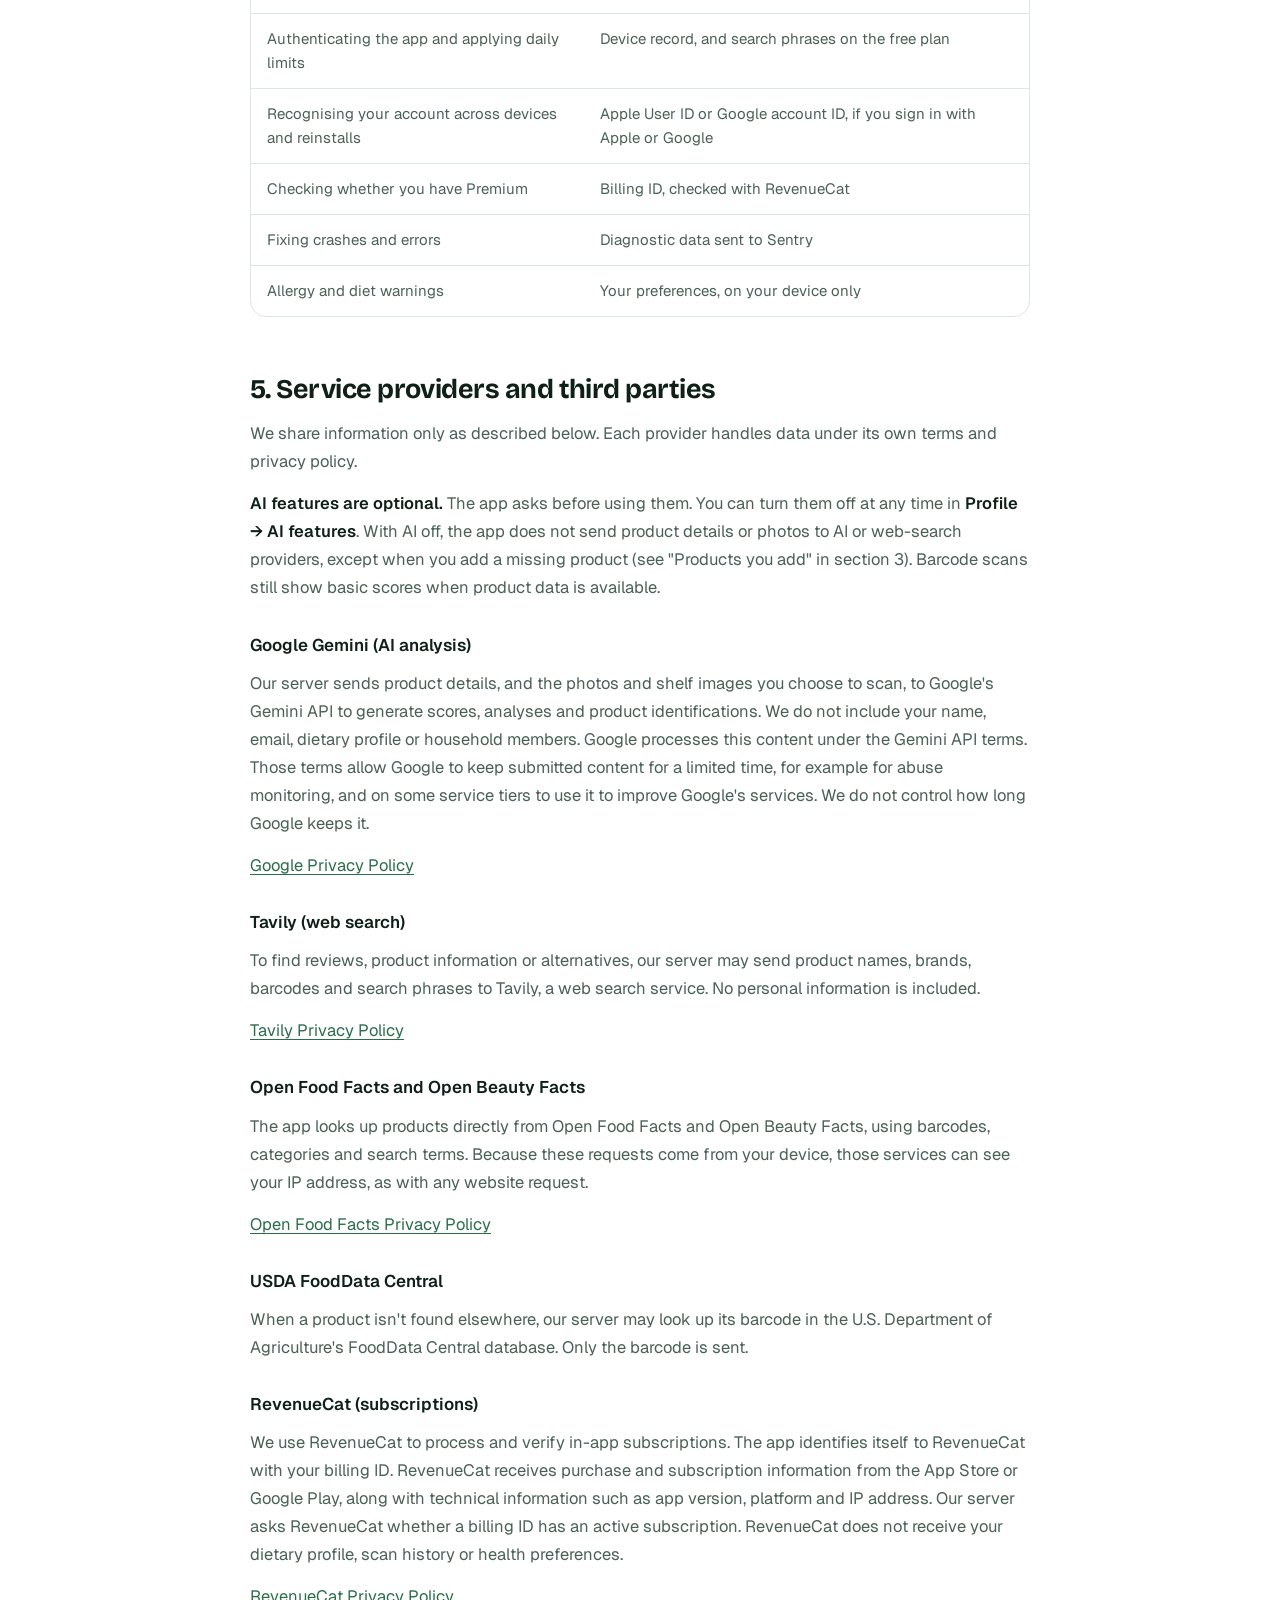
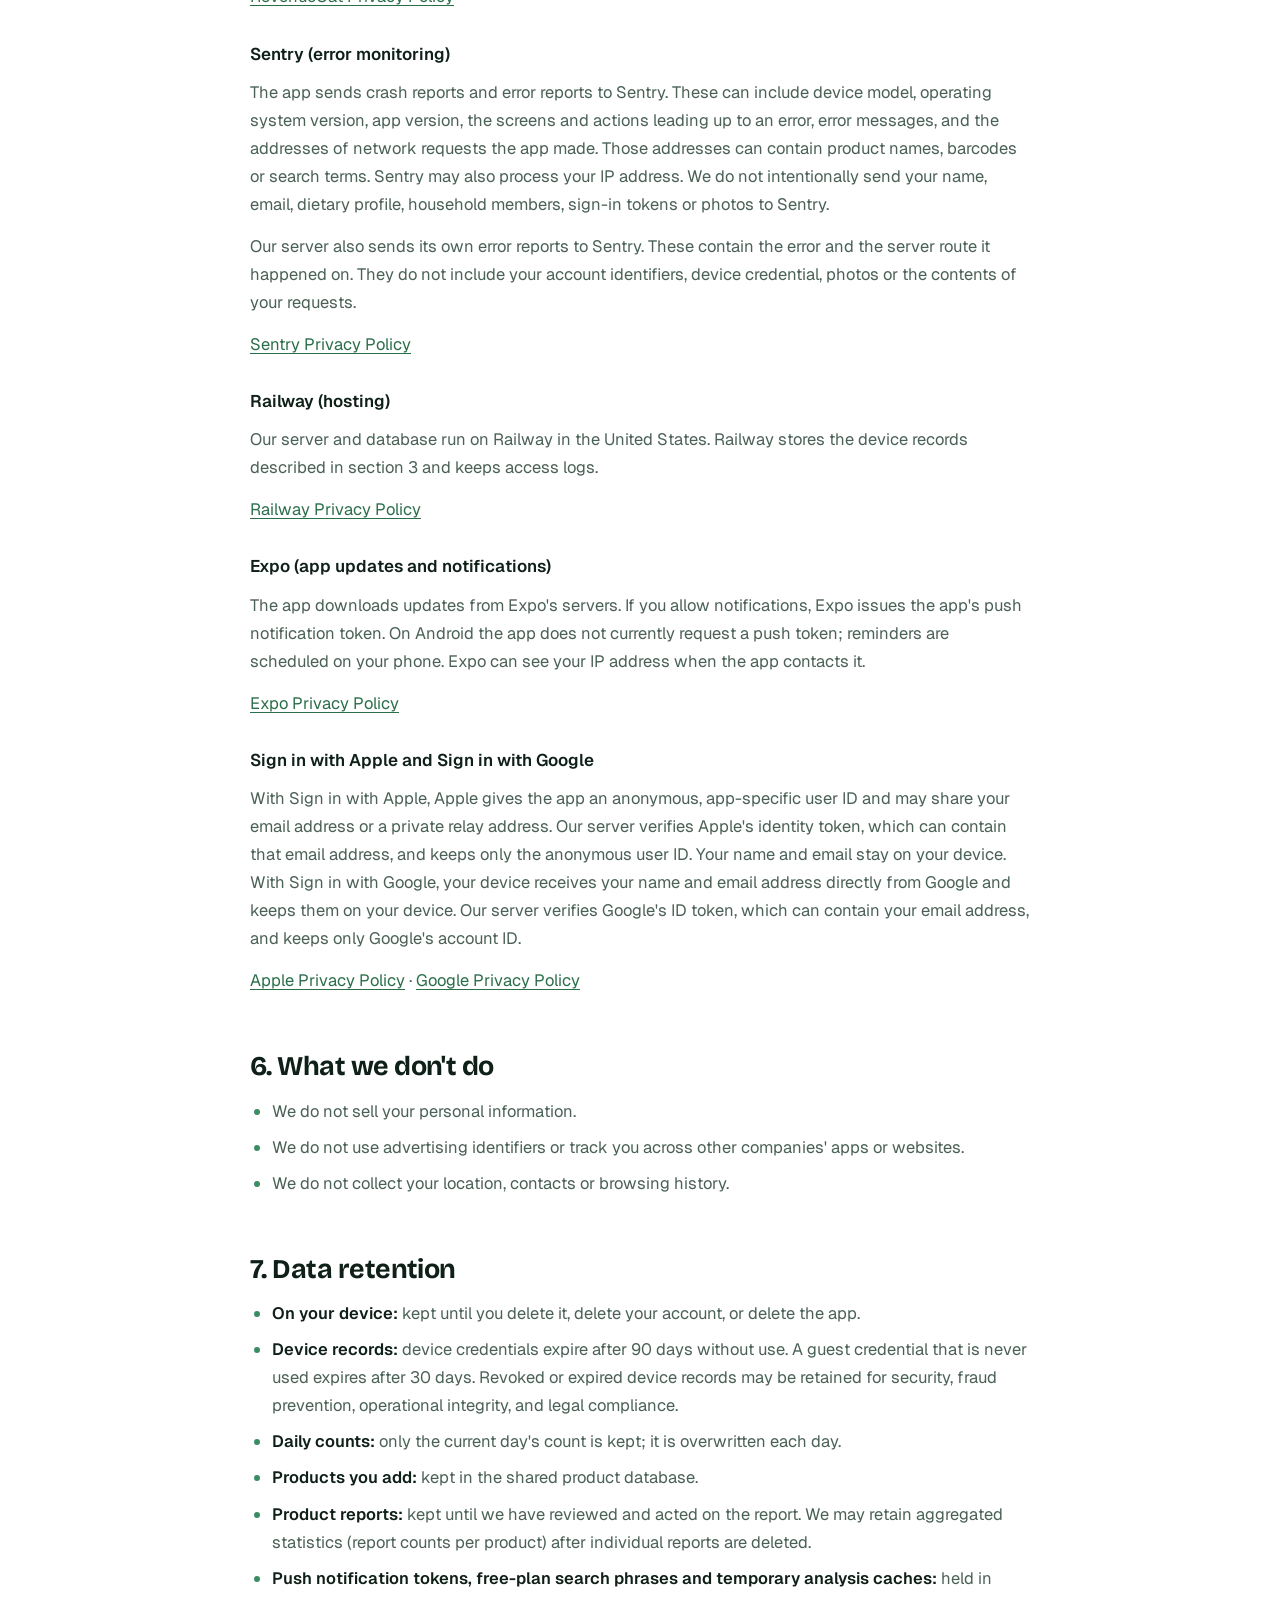
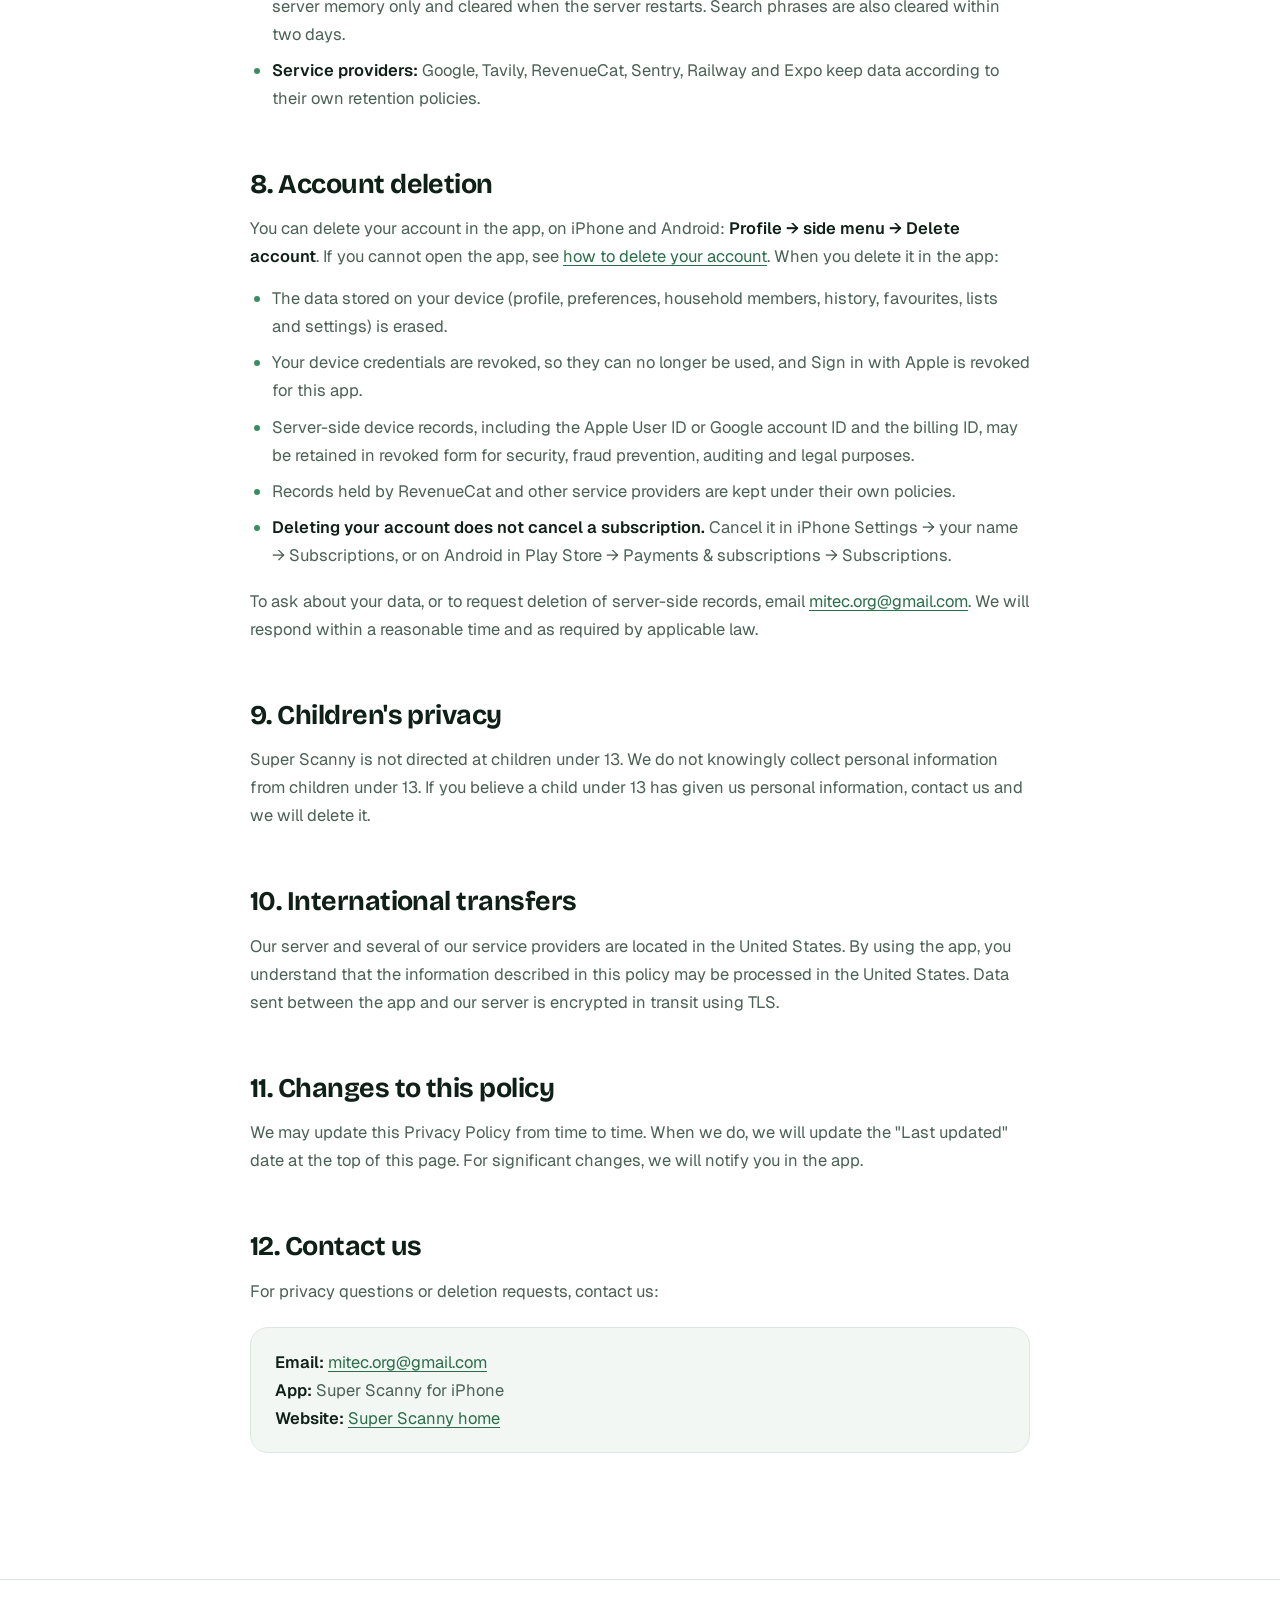
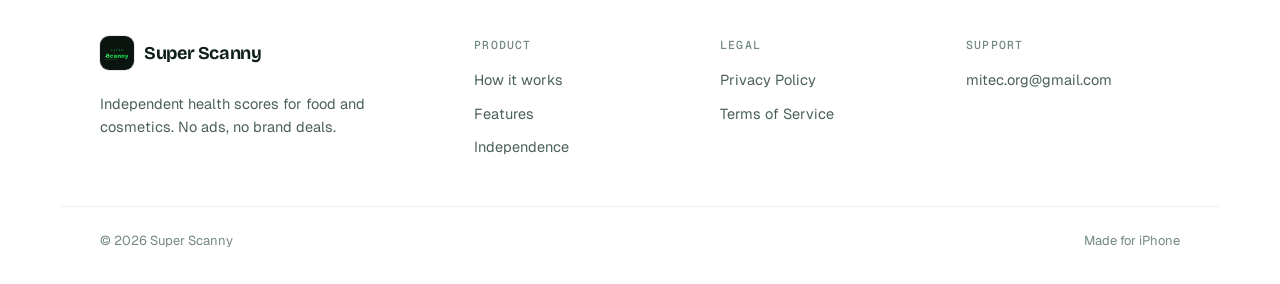
<file: privacy/index.html>
<!doctype html>
<html lang="en">
<head>
<meta charset="utf-8">
<meta name="viewport" content="width=device-width, initial-scale=1, viewport-fit=cover">
<title>Privacy Policy · Super Scanny</title>
<meta name="description" content="How Super Scanny collects, uses and protects your information.">
<link rel="canonical" href="https://superscanny.github.io/privacy/">
<meta property="og:title" content="Privacy Policy · Super Scanny">
<meta property="og:url" content="https://superscanny.github.io/privacy/">
<link rel="icon" href="../icon.png">
<link rel="preconnect" href="https://fonts.googleapis.com">
<link rel="preconnect" href="https://fonts.gstatic.com" crossorigin>
<link rel="stylesheet" href="https://fonts.googleapis.com/css2?family=Bricolage+Grotesque:opsz,wght@12..96,200..800&family=Geist:wght@100..900&family=Geist+Mono:wght@100..900&display=swap">
<link rel="stylesheet" href="../site.css">
</head>
<body>

<header class="nav">
  <div class="wrap nav-inner">
    <a class="brand" href="../index.html"><img src="../icon.png" alt="" width="34" height="34">Super Scanny</a>
    <nav class="nav-links" aria-label="Main">
      <a href="../index.html">Home</a>
      <a href="../privacy/index.html" aria-current="page">Privacy</a>
      <a href="../terms/index.html">Terms</a>
    </nav>
    <a class="store sm" href="https://apps.apple.com/app/id6795710707" target="_blank" rel="noopener">
      <svg viewBox="0 0 24 24" aria-hidden="true"><path d="M18.71 19.5c-.83 1.24-1.71 2.45-3.050 2.47-1.34.03-1.77-.79-3.29-.79-1.53 0-2 .77-3.27.82-1.31.05-2.3-1.32-3.14-2.53C4.25 17 2.94 12.45 4.7 9.39c.87-1.52 2.43-2.48 4.12-2.51 1.28-.02 2.5.87 3.29.87.78 0 2.26-1.07 3.8-.91.65.03 2.47.26 3.64 1.98-.09.06-2.17 1.28-2.15 3.81.03 3.02 2.65 4.03 2.68 4.04-.03.07-.42 1.44-1.38 2.83M13 3.5c.73-.83 1.94-1.46 2.94-1.5.13 1.17-.34 2.35-1.04 3.19-.69.85-1.83 1.51-2.95 1.42-.15-1.15.41-2.35 1.05-3.11z"/></svg>
      <span><strong>Download</strong></span>
    </a>
  </div>
</header>

<div class="legal-head">
  <div class="wrap">
    <span class="eyebrow">Legal</span>
    <h1 class="h-display">Privacy Policy</h1>
    <p>Effective 10 October 2026 · Last updated 14 November 2026</p>
  </div>
</div>

<main class="legal">
  <h2>1. Overview</h2>
  <p>Super Scanny ("we", "us", or "our") is a food and cosmetic product scanning app for iOS and Android. This Privacy Policy explains what information the app and our services handle, who we share it with, how long it is kept, and how to contact us.</p>
  <div class="note">
    <p><strong>Short version:</strong> Your profile, dietary and allergen preferences, household members, profile photo and scan history are kept on your device and are not sent to our server. Product details and the photos you choose to scan are sent through our server to AI and product-data services so we can analyse them. If you submit a product report ("Is this information wrong?"), we store the barcode, issue type, your optional note and the time — but not your name, account or device identifier. Our server keeps a small device record (an anonymous device credential, your Apple or Google account ID if you sign in with one of them, a billing ID and daily usage counts). Service providers such as RevenueCat, Sentry and our hosting provider keep their own records. We do not sell your data.</p>
  </div>

  <h2>2. Information stored on your device</h2>
  <p>The following is saved in the app's storage on your iPhone:</p>
  <ul>
    <li><strong>Profile:</strong> the display name and email address shown in your profile, and an optional profile photo</li>
    <li><strong>Dietary and allergen preferences:</strong> allergies, intolerances, diet type (for example vegan or halal), health goals, nutrient thresholds and ingredient alerts</li>
    <li><strong>Household members:</strong> names and allergies you add for other people</li>
    <li><strong>Scan history, favourites and shopping lists:</strong> products you have scanned or saved, with their scores and dates. History keeps up to 50 scans on the free plan and up to 200 with Premium.</li>
    <li><strong>App settings:</strong> theme, text size, notification preferences and similar settings</li>
    <li><strong>Sign-in credentials:</strong> a device credential and, if you sign in with Apple, an Apple token used to revoke Sign in with Apple when you delete your account. These are kept in the secure storage provided by your phone (the iOS Keychain, or Android Keystore-backed storage).</li>
  </ul>
  <p>We do not send your profile, dietary or allergen preferences, household members, profile photo, scan history, favourites or shopping lists to our server. Allergy warnings are calculated on your device.</p>

  <h2>3. Information sent to our server</h2>
  <p>Our backend is hosted by Railway in the United States. When you use the app, it sends:</p>
  <ul>
    <li><strong>Product details</strong> such as name, brand, barcode, ingredients and nutrition values, so the product can be scored and analysed.</li>
    <li><strong>Photos you choose to scan</strong>, including product photos, label photos and shelf images. Photos are processed in memory and forwarded to Google Gemini (see section 5). Our server does not write them to its database or disk and does not log them.</li>
    <li><strong>Products you add.</strong> If you add a missing product, the details you enter (barcode, name, brand, quantity, category, ingredients and nutrition values) are saved to a shared product database that other users can see. These entries do not include your name, email or any account identifier. When you submit a product, our server sends its details to Google Gemini to check them for accuracy, whether or not AI features are turned on. A copy is also cached on your device so it appears straight away.</li>
    <li><strong>Product reports.</strong> If you use the "Is this information wrong?" feature, the app sends the product barcode, the issue type you selected (such as "wrong ingredients" or "wrong allergen"), your optional note (up to 500 characters) and the time of submission to our server. We store this information to review and correct product data. <strong>We do not store your name, email address, account identifier, device identifier or IP address with a report.</strong> The note should describe the product issue only and should not contain personal information. The daily rate is limited to 10 reports per device and 2 reports per product per day.</li>
    <li><strong>Your device credential</strong> with each request, so we can authenticate the app and apply daily limits.</li>
    <li><strong>Search phrases on the free plan.</strong> To count your 5 free searches a day without counting a repeated search twice, the app sends each search phrase to our server, which keeps that day's phrases in server memory only, with the hash of your device credential, for at most two days.</li>
    <li><strong>Push notification token.</strong> If you allow notifications, the app sends its push notification token to our server. We keep it only in server memory, not in our database, and it is cleared whenever the server restarts. Streak reminders are scheduled on your device.</li>
    <li><strong>Sign in with Apple authorization code.</strong> When you sign in with Apple, our server exchanges a one-time code with Apple and returns a token to your device. The server does not keep that token.</li>
  </ul>
  <p>For each device, our database keeps a <strong>device record</strong> containing:</p>
  <ul>
    <li>a one-way SHA-256 hash of the device credential (never the credential itself)</li>
    <li>your Apple User ID, if you sign in with Apple. This is Apple's anonymous, app-specific identifier, a long string such as <code>000000.abc123...</code></li>
    <li>your Google account ID, if you sign in with Google. This is a numeric identifier Google assigns to your account; we do not store your Google email address or name.</li>
    <li>a <strong>billing ID</strong>: a random identifier we create to link subscription status to your device or Apple account. It is not derived from your name, email or Apple ID.</li>
    <li>today's photo and analysis counts, which are overwritten each day</li>
    <li>whether the device is a guest, and when the record was created, last used, expires or was revoked</li>
  </ul>
  <p>Our hosting provider also records standard access logs for requests to our server, such as IP address, request path, time and app version.</p>

  <h2>4. How we use information</h2>
  <div class="table-wrap">
    <table>
      <tr><th>Purpose</th><th>Information used</th></tr>
      <tr><td>Scoring and analysing products</td><td>Product details, sent to Google Gemini, Tavily and product databases (section 5)</td></tr>
      <tr><td>Identifying products from photos</td><td>The photo you take, sent to Google Gemini</td></tr>
      <tr><td>Filling in missing products for everyone</td><td>Product details you submit</td></tr>
      <tr><td>Reviewing and correcting product data</td><td>Product report: barcode, issue type, note and timestamp (no personal identifier)</td></tr>
      <tr><td>Authenticating the app and applying daily limits</td><td>Device record, and search phrases on the free plan</td></tr>
      <tr><td>Recognising your account across devices and reinstalls</td><td>Apple User ID or Google account ID, if you sign in with Apple or Google</td></tr>
      <tr><td>Checking whether you have Premium</td><td>Billing ID, checked with RevenueCat</td></tr>
      <tr><td>Fixing crashes and errors</td><td>Diagnostic data sent to Sentry</td></tr>
      <tr><td>Allergy and diet warnings</td><td>Your preferences, on your device only</td></tr>
    </table>
  </div>

  <h2>5. Service providers and third parties</h2>
  <p>We share information only as described below. Each provider handles data under its own terms and privacy policy.</p>

  <p><strong>AI features are optional.</strong> The app asks before using them. You can turn them off at any time in <strong>Profile → AI features</strong>. With AI off, the app does not send product details or photos to AI or web-search providers, except when you add a missing product (see "Products you add" in section 3). Barcode scans still show basic scores when product data is available.</p>

  <h3>Google Gemini (AI analysis)</h3>
  <p>Our server sends product details, and the photos and shelf images you choose to scan, to Google's Gemini API to generate scores, analyses and product identifications. We do not include your name, email, dietary profile or household members. Google processes this content under the Gemini API terms. Those terms allow Google to keep submitted content for a limited time, for example for abuse monitoring, and on some service tiers to use it to improve Google's services. We do not control how long Google keeps it.</p>
  <p><a href="https://policies.google.com/privacy" target="_blank" rel="noopener">Google Privacy Policy</a></p>

  <h3>Tavily (web search)</h3>
  <p>To find reviews, product information or alternatives, our server may send product names, brands, barcodes and search phrases to Tavily, a web search service. No personal information is included.</p>
  <p><a href="https://tavily.com/privacy" target="_blank" rel="noopener">Tavily Privacy Policy</a></p>

  <h3>Open Food Facts and Open Beauty Facts</h3>
  <p>The app looks up products directly from Open Food Facts and Open Beauty Facts, using barcodes, categories and search terms. Because these requests come from your device, those services can see your IP address, as with any website request.</p>
  <p><a href="https://world.openfoodfacts.org/privacy" target="_blank" rel="noopener">Open Food Facts Privacy Policy</a></p>

  <h3>USDA FoodData Central</h3>
  <p>When a product isn't found elsewhere, our server may look up its barcode in the U.S. Department of Agriculture's FoodData Central database. Only the barcode is sent.</p>

  <h3>RevenueCat (subscriptions)</h3>
  <p>We use RevenueCat to process and verify in-app subscriptions. The app identifies itself to RevenueCat with your billing ID. RevenueCat receives purchase and subscription information from the App Store or Google Play, along with technical information such as app version, platform and IP address. Our server asks RevenueCat whether a billing ID has an active subscription. RevenueCat does not receive your dietary profile, scan history or health preferences.</p>
  <p><a href="https://www.revenuecat.com/privacy" target="_blank" rel="noopener">RevenueCat Privacy Policy</a></p>

  <h3>Sentry (error monitoring)</h3>
  <p>The app sends crash reports and error reports to Sentry. These can include device model, operating system version, app version, the screens and actions leading up to an error, error messages, and the addresses of network requests the app made. Those addresses can contain product names, barcodes or search terms. Sentry may also process your IP address. We do not intentionally send your name, email, dietary profile, household members, sign-in tokens or photos to Sentry.</p>
  <p>Our server also sends its own error reports to Sentry. These contain the error and the server route it happened on. They do not include your account identifiers, device credential, photos or the contents of your requests.</p>
  <p><a href="https://sentry.io/privacy/" target="_blank" rel="noopener">Sentry Privacy Policy</a></p>

  <h3>Railway (hosting)</h3>
  <p>Our server and database run on Railway in the United States. Railway stores the device records described in section 3 and keeps access logs.</p>
  <p><a href="https://railway.com/legal/privacy" target="_blank" rel="noopener">Railway Privacy Policy</a></p>

  <h3>Expo (app updates and notifications)</h3>
  <p>The app downloads updates from Expo's servers. If you allow notifications, Expo issues the app's push notification token. On Android the app does not currently request a push token; reminders are scheduled on your phone. Expo can see your IP address when the app contacts it.</p>
  <p><a href="https://expo.dev/privacy" target="_blank" rel="noopener">Expo Privacy Policy</a></p>

  <h3>Sign in with Apple and Sign in with Google</h3>
  <p>With Sign in with Apple, Apple gives the app an anonymous, app-specific user ID and may share your email address or a private relay address. Our server verifies Apple's identity token, which can contain that email address, and keeps only the anonymous user ID. Your name and email stay on your device. With Sign in with Google, your device receives your name and email address directly from Google and keeps them on your device. Our server verifies Google's ID token, which can contain your email address, and keeps only Google's account ID.</p>
  <p><a href="https://www.apple.com/legal/privacy/" target="_blank" rel="noopener">Apple Privacy Policy</a> · <a href="https://policies.google.com/privacy" target="_blank" rel="noopener">Google Privacy Policy</a></p>

  <h2>6. What we don't do</h2>
  <ul>
    <li>We do not sell your personal information.</li>
    <li>We do not use advertising identifiers or track you across other companies' apps or websites.</li>
    <li>We do not collect your location, contacts or browsing history.</li>
  </ul>

  <h2>7. Data retention</h2>
  <ul>
    <li><strong>On your device:</strong> kept until you delete it, delete your account, or delete the app.</li>
    <li><strong>Device records:</strong> device credentials expire after 90 days without use. A guest credential that is never used expires after 30 days. Revoked or expired device records may be retained for security, fraud prevention, operational integrity, and legal compliance.</li>
    <li><strong>Daily counts:</strong> only the current day's count is kept; it is overwritten each day.</li>
    <li><strong>Products you add:</strong> kept in the shared product database.</li>
    <li><strong>Product reports:</strong> kept until we have reviewed and acted on the report. We may retain aggregated statistics (report counts per product) after individual reports are deleted.</li>
    <li><strong>Push notification tokens, free-plan search phrases and temporary analysis caches:</strong> held in server memory only and cleared when the server restarts. Search phrases are also cleared within two days.</li>
    <li><strong>Service providers:</strong> Google, Tavily, RevenueCat, Sentry, Railway and Expo keep data according to their own retention policies.</li>
  </ul>

  <h2>8. Account deletion</h2>
  <p>You can delete your account in the app, on iPhone and Android: <strong>Profile → side menu → Delete account</strong>. If you cannot open the app, see <a href="/delete-account/">how to delete your account</a>. When you delete it in the app:</p>
  <ul>
    <li>The data stored on your device (profile, preferences, household members, history, favourites, lists and settings) is erased.</li>
    <li>Your device credentials are revoked, so they can no longer be used, and Sign in with Apple is revoked for this app.</li>
    <li>Server-side device records, including the Apple User ID or Google account ID and the billing ID, may be retained in revoked form for security, fraud prevention, auditing and legal purposes.</li>
    <li>Records held by RevenueCat and other service providers are kept under their own policies.</li>
    <li><strong>Deleting your account does not cancel a subscription.</strong> Cancel it in iPhone Settings → your name → Subscriptions, or on Android in Play Store → Payments &amp; subscriptions → Subscriptions.</li>
  </ul>
  <p>To ask about your data, or to request deletion of server-side records, email <a href="mailto:mitec.org@gmail.com">mitec.org@gmail.com</a>. We will respond within a reasonable time and as required by applicable law.</p>

  <h2>9. Children's privacy</h2>
  <p>Super Scanny is not directed at children under 13. We do not knowingly collect personal information from children under 13. If you believe a child under 13 has given us personal information, contact us and we will delete it.</p>

  <h2>10. International transfers</h2>
  <p>Our server and several of our service providers are located in the United States. By using the app, you understand that the information described in this policy may be processed in the United States. Data sent between the app and our server is encrypted in transit using TLS.</p>

  <h2>11. Changes to this policy</h2>
  <p>We may update this Privacy Policy from time to time. When we do, we will update the "Last updated" date at the top of this page. For significant changes, we will notify you in the app.</p>

  <h2>12. Contact us</h2>
  <p>For privacy questions or deletion requests, contact us:</p>
  <div class="note">
    <p><strong>Email:</strong> <a href="mailto:mitec.org@gmail.com">mitec.org@gmail.com</a><br>
    <strong>App:</strong> Super Scanny for iPhone<br>
    <strong>Website:</strong> <a href="../index.html">Super Scanny home</a></p>
  </div>
</main>

<footer class="foot">
  <div class="wrap foot-grid">
    <div class="foot-brand">
      <a class="brand" href="../index.html"><img src="../icon.png" alt="" width="34" height="34">Super Scanny</a>
      <p>Independent health scores for food and cosmetics. No ads, no brand deals.</p>
    </div>
    <nav class="foot-col" aria-label="Product">
      <b>Product</b>
      <a href="../index.html#how">How it works</a>
      <a href="../index.html#features">Features</a>
      <a href="../index.html#independence">Independence</a>
    </nav>
    <nav class="foot-col" aria-label="Legal">
      <b>Legal</b>
      <a href="../privacy/index.html">Privacy Policy</a>
      <a href="../terms/index.html">Terms of Service</a>
    </nav>
    <div class="foot-col">
      <b>Support</b>
      <a href="mailto:mitec.org@gmail.com">mitec.org@gmail.com</a>
    </div>
  </div>
  <div class="wrap foot-base">
    <span>© 2026 Super Scanny</span>
    <span>Made for iPhone</span>
  </div>
</footer>

<script>
(function () {
  var nav = document.querySelector('.nav');
  if (!nav) return;
  function update() { nav.classList.toggle('scrolled', window.scrollY > 8); }
  update();
  window.addEventListener('scroll', update, { passive: true });
})();
</script>
</body>
</html>
</file>
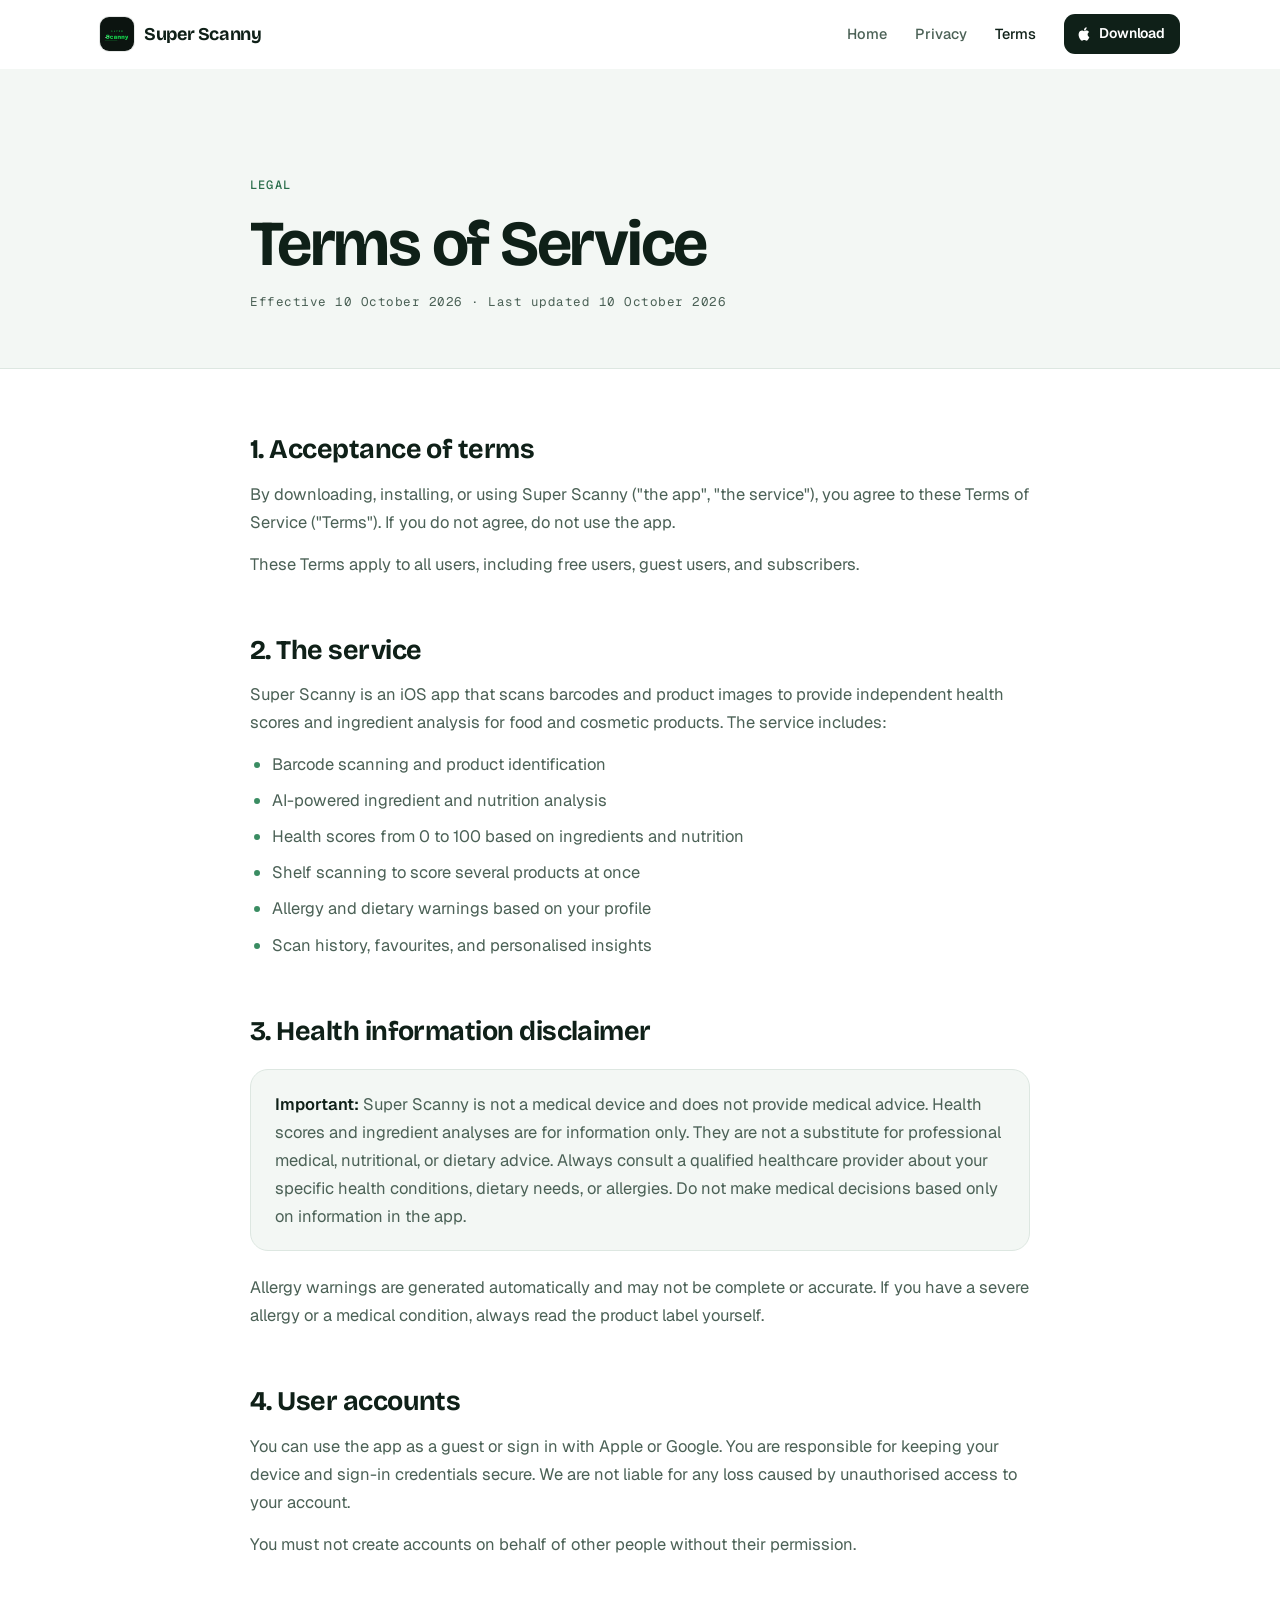
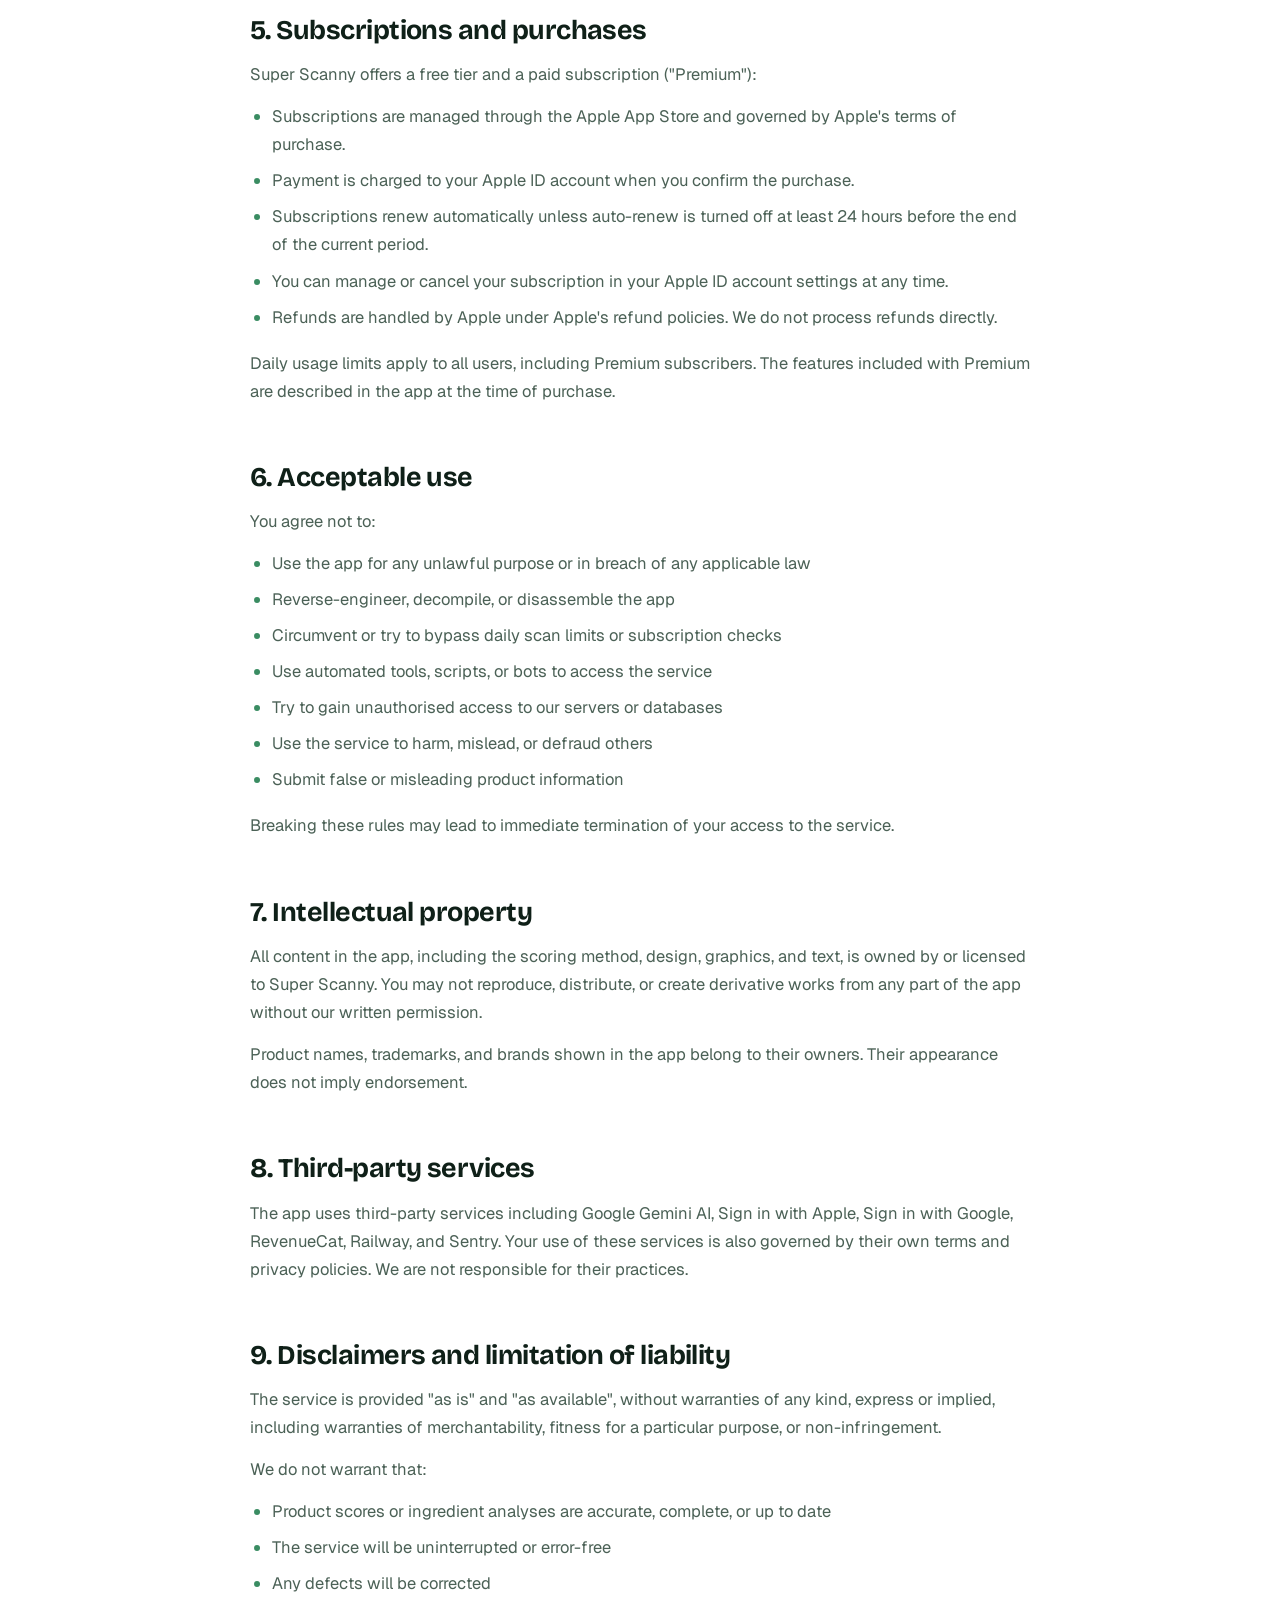
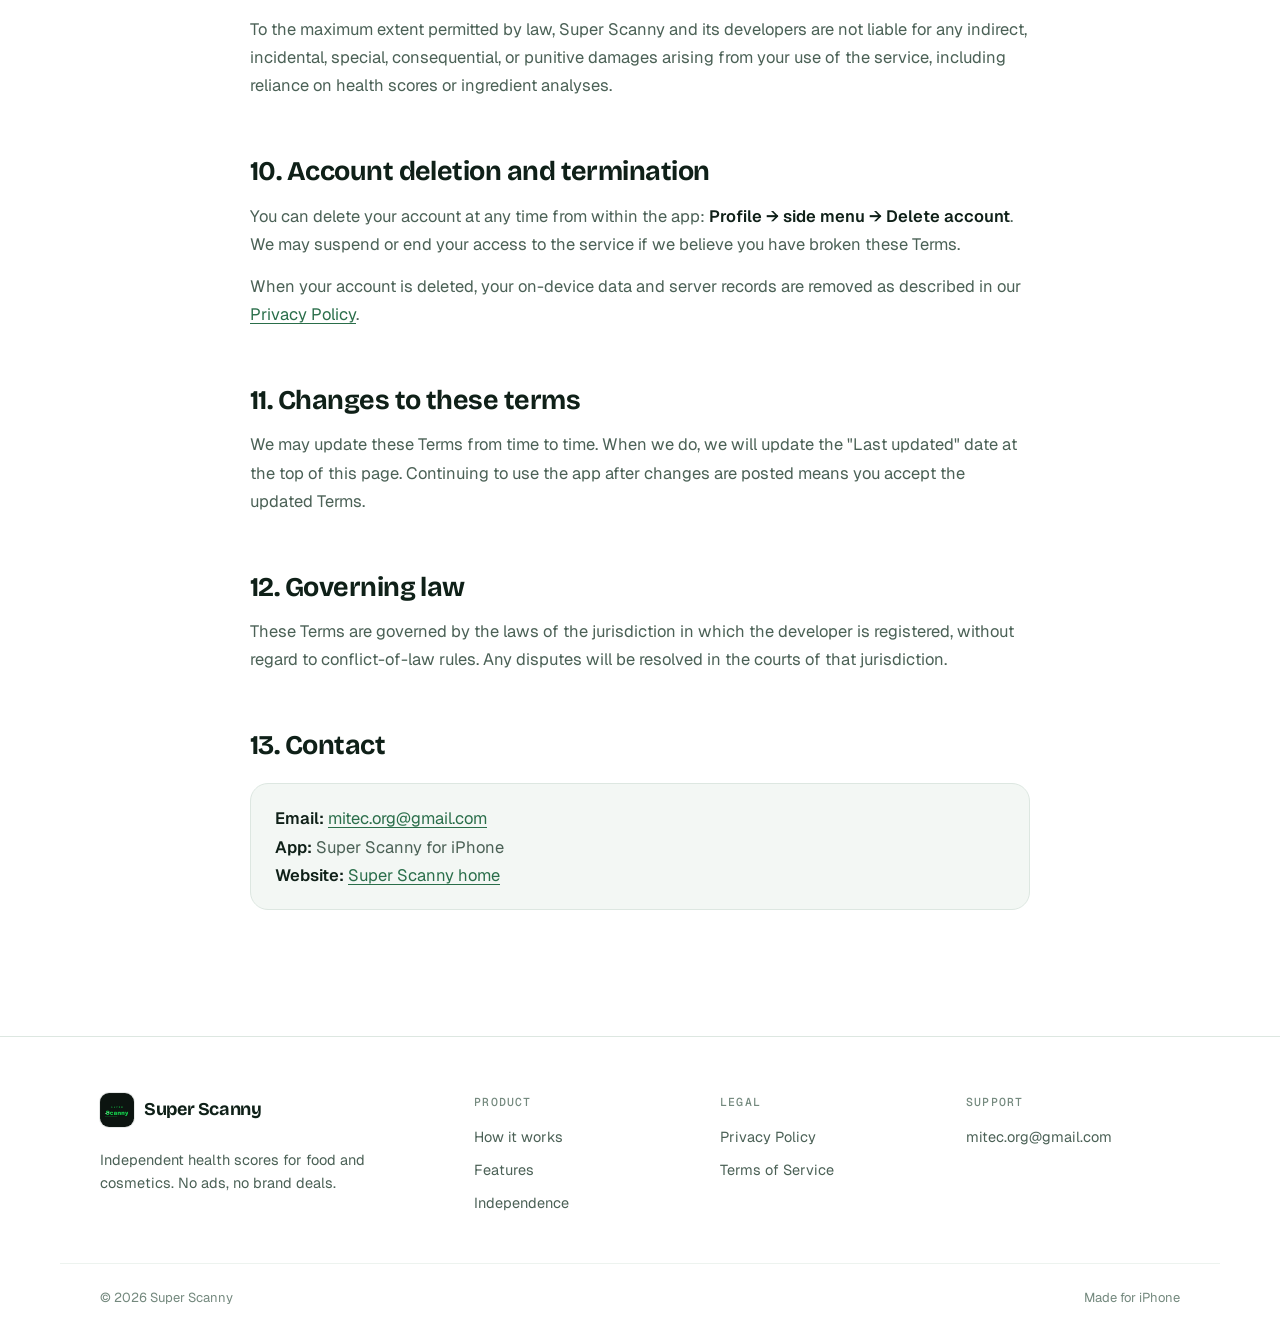
<file: terms/index.html>
<!doctype html>
<html lang="en">
<head>
<meta charset="utf-8">
<meta name="viewport" content="width=device-width, initial-scale=1, viewport-fit=cover">
<title>Terms of Service · Super Scanny</title>
<meta name="description" content="The terms that govern your use of Super Scanny.">
<link rel="canonical" href="https://superscanny.github.io/terms/">
<meta property="og:title" content="Terms of Service · Super Scanny">
<meta property="og:url" content="https://superscanny.github.io/terms/">
<link rel="icon" href="../icon.png">
<link rel="preconnect" href="https://fonts.googleapis.com">
<link rel="preconnect" href="https://fonts.gstatic.com" crossorigin>
<link rel="stylesheet" href="https://fonts.googleapis.com/css2?family=Bricolage+Grotesque:opsz,wght@12..96,200..800&family=Geist:wght@100..900&family=Geist+Mono:wght@100..900&display=swap">
<link rel="stylesheet" href="../site.css">
</head>
<body>

<header class="nav">
  <div class="wrap nav-inner">
    <a class="brand" href="../index.html"><img src="../icon.png" alt="" width="34" height="34">Super Scanny</a>
    <nav class="nav-links" aria-label="Main">
      <a href="../index.html">Home</a>
      <a href="../privacy/index.html">Privacy</a>
      <a href="../terms/index.html" aria-current="page">Terms</a>
    </nav>
    <a class="store sm" href="https://apps.apple.com/app/id6795710707" target="_blank" rel="noopener">
      <svg viewBox="0 0 24 24" aria-hidden="true"><path d="M18.71 19.5c-.83 1.24-1.71 2.45-3.05 2.47-1.34.03-1.77-.79-3.29-.79-1.53 0-2 .77-3.27.82-1.31.05-2.3-1.32-3.14-2.53C4.25 17 2.94 12.45 4.7 9.39c.87-1.52 2.43-2.48 4.12-2.51 1.28-.02 2.5.87 3.29.87.78 0 2.26-1.07 3.8-.91.65.03 2.47.26 3.64 1.98-.09.06-2.17 1.28-2.150 3.81.03 3.02 2.65 4.03 2.68 4.04-.03.07-.42 1.44-1.38 2.83M13 3.5c.73-.83 1.94-1.46 2.94-1.5.13 1.17-.34 2.35-1.04 3.19-.69.85-1.83 1.51-2.95 1.42-.15-1.15.41-2.35 1.05-3.11z"/></svg>
      <span><strong>Download</strong></span>
    </a>
  </div>
</header>

<div class="legal-head">
  <div class="wrap">
    <span class="eyebrow">Legal</span>
    <h1 class="h-display">Terms of Service</h1>
    <p>Effective 10 October 2026 · Last updated 10 October 2026</p>
  </div>
</div>

<main class="legal">
  <h2>1. Acceptance of terms</h2>
  <p>By downloading, installing, or using Super Scanny ("the app", "the service"), you agree to these Terms of Service ("Terms"). If you do not agree, do not use the app.</p>
  <p>These Terms apply to all users, including free users, guest users, and subscribers.</p>

  <h2>2. The service</h2>
  <p>Super Scanny is an iOS app that scans barcodes and product images to provide independent health scores and ingredient analysis for food and cosmetic products. The service includes:</p>
  <ul>
    <li>Barcode scanning and product identification</li>
    <li>AI-powered ingredient and nutrition analysis</li>
    <li>Health scores from 0 to 100 based on ingredients and nutrition</li>
    <li>Shelf scanning to score several products at once</li>
    <li>Allergy and dietary warnings based on your profile</li>
    <li>Scan history, favourites, and personalised insights</li>
  </ul>

  <h2>3. Health information disclaimer</h2>
  <div class="note">
    <p><strong>Important:</strong> Super Scanny is not a medical device and does not provide medical advice. Health scores and ingredient analyses are for information only. They are not a substitute for professional medical, nutritional, or dietary advice. Always consult a qualified healthcare provider about your specific health conditions, dietary needs, or allergies. Do not make medical decisions based only on information in the app.</p>
  </div>
  <p>Allergy warnings are generated automatically and may not be complete or accurate. If you have a severe allergy or a medical condition, always read the product label yourself.</p>

  <h2>4. User accounts</h2>
  <p>You can use the app as a guest or sign in with Apple or Google. You are responsible for keeping your device and sign-in credentials secure. We are not liable for any loss caused by unauthorised access to your account.</p>
  <p>You must not create accounts on behalf of other people without their permission.</p>

  <h2>5. Subscriptions and purchases</h2>
  <p>Super Scanny offers a free tier and a paid subscription ("Premium"):</p>
  <ul>
    <li>Subscriptions are managed through the Apple App Store and governed by Apple's terms of purchase.</li>
    <li>Payment is charged to your Apple ID account when you confirm the purchase.</li>
    <li>Subscriptions renew automatically unless auto-renew is turned off at least 24 hours before the end of the current period.</li>
    <li>You can manage or cancel your subscription in your Apple ID account settings at any time.</li>
    <li>Refunds are handled by Apple under Apple's refund policies. We do not process refunds directly.</li>
  </ul>
  <p>Daily usage limits apply to all users, including Premium subscribers. The features included with Premium are described in the app at the time of purchase.</p>

  <h2>6. Acceptable use</h2>
  <p>You agree not to:</p>
  <ul>
    <li>Use the app for any unlawful purpose or in breach of any applicable law</li>
    <li>Reverse-engineer, decompile, or disassemble the app</li>
    <li>Circumvent or try to bypass daily scan limits or subscription checks</li>
    <li>Use automated tools, scripts, or bots to access the service</li>
    <li>Try to gain unauthorised access to our servers or databases</li>
    <li>Use the service to harm, mislead, or defraud others</li>
    <li>Submit false or misleading product information</li>
  </ul>
  <p>Breaking these rules may lead to immediate termination of your access to the service.</p>

  <h2>7. Intellectual property</h2>
  <p>All content in the app, including the scoring method, design, graphics, and text, is owned by or licensed to Super Scanny. You may not reproduce, distribute, or create derivative works from any part of the app without our written permission.</p>
  <p>Product names, trademarks, and brands shown in the app belong to their owners. Their appearance does not imply endorsement.</p>

  <h2>8. Third-party services</h2>
  <p>The app uses third-party services including Google Gemini AI, Sign in with Apple, Sign in with Google, RevenueCat, Railway, and Sentry. Your use of these services is also governed by their own terms and privacy policies. We are not responsible for their practices.</p>

  <h2>9. Disclaimers and limitation of liability</h2>
  <p>The service is provided "as is" and "as available", without warranties of any kind, express or implied, including warranties of merchantability, fitness for a particular purpose, or non-infringement.</p>
  <p>We do not warrant that:</p>
  <ul>
    <li>Product scores or ingredient analyses are accurate, complete, or up to date</li>
    <li>The service will be uninterrupted or error-free</li>
    <li>Any defects will be corrected</li>
  </ul>
  <p>To the maximum extent permitted by law, Super Scanny and its developers are not liable for any indirect, incidental, special, consequential, or punitive damages arising from your use of the service, including reliance on health scores or ingredient analyses.</p>

  <h2>10. Account deletion and termination</h2>
  <p>You can delete your account at any time from within the app: <strong>Profile → side menu → Delete account</strong>. We may suspend or end your access to the service if we believe you have broken these Terms.</p>
  <p>When your account is deleted, your on-device data and server records are removed as described in our <a href="../privacy/index.html">Privacy Policy</a>.</p>

  <h2>11. Changes to these terms</h2>
  <p>We may update these Terms from time to time. When we do, we will update the "Last updated" date at the top of this page. Continuing to use the app after changes are posted means you accept the updated Terms.</p>

  <h2>12. Governing law</h2>
  <p>These Terms are governed by the laws of the jurisdiction in which the developer is registered, without regard to conflict-of-law rules. Any disputes will be resolved in the courts of that jurisdiction.</p>

  <h2>13. Contact</h2>
  <div class="note">
    <p><strong>Email:</strong> <a href="mailto:mitec.org@gmail.com">mitec.org@gmail.com</a><br>
    <strong>App:</strong> Super Scanny for iPhone<br>
    <strong>Website:</strong> <a href="../index.html">Super Scanny home</a></p>
  </div>
</main>

<footer class="foot">
  <div class="wrap foot-grid">
    <div class="foot-brand">
      <a class="brand" href="../index.html"><img src="../icon.png" alt="" width="34" height="34">Super Scanny</a>
      <p>Independent health scores for food and cosmetics. No ads, no brand deals.</p>
    </div>
    <nav class="foot-col" aria-label="Product">
      <b>Product</b>
      <a href="../index.html#how">How it works</a>
      <a href="../index.html#features">Features</a>
      <a href="../index.html#independence">Independence</a>
    </nav>
    <nav class="foot-col" aria-label="Legal">
      <b>Legal</b>
      <a href="../privacy/index.html">Privacy Policy</a>
      <a href="../terms/index.html">Terms of Service</a>
    </nav>
    <div class="foot-col">
      <b>Support</b>
      <a href="mailto:mitec.org@gmail.com">mitec.org@gmail.com</a>
    </div>
  </div>
  <div class="wrap foot-base">
    <span>© 2026 Super Scanny</span>
    <span>Made for iPhone</span>
  </div>
</footer>

<script>
(function () {
  var nav = document.querySelector('.nav');
  if (!nav) return;
  function update() { nav.classList.toggle('scrolled', window.scrollY > 8); }
  update();
  window.addEventListener('scroll', update, { passive: true });
})();
</script>
</body>
</html>
</file>
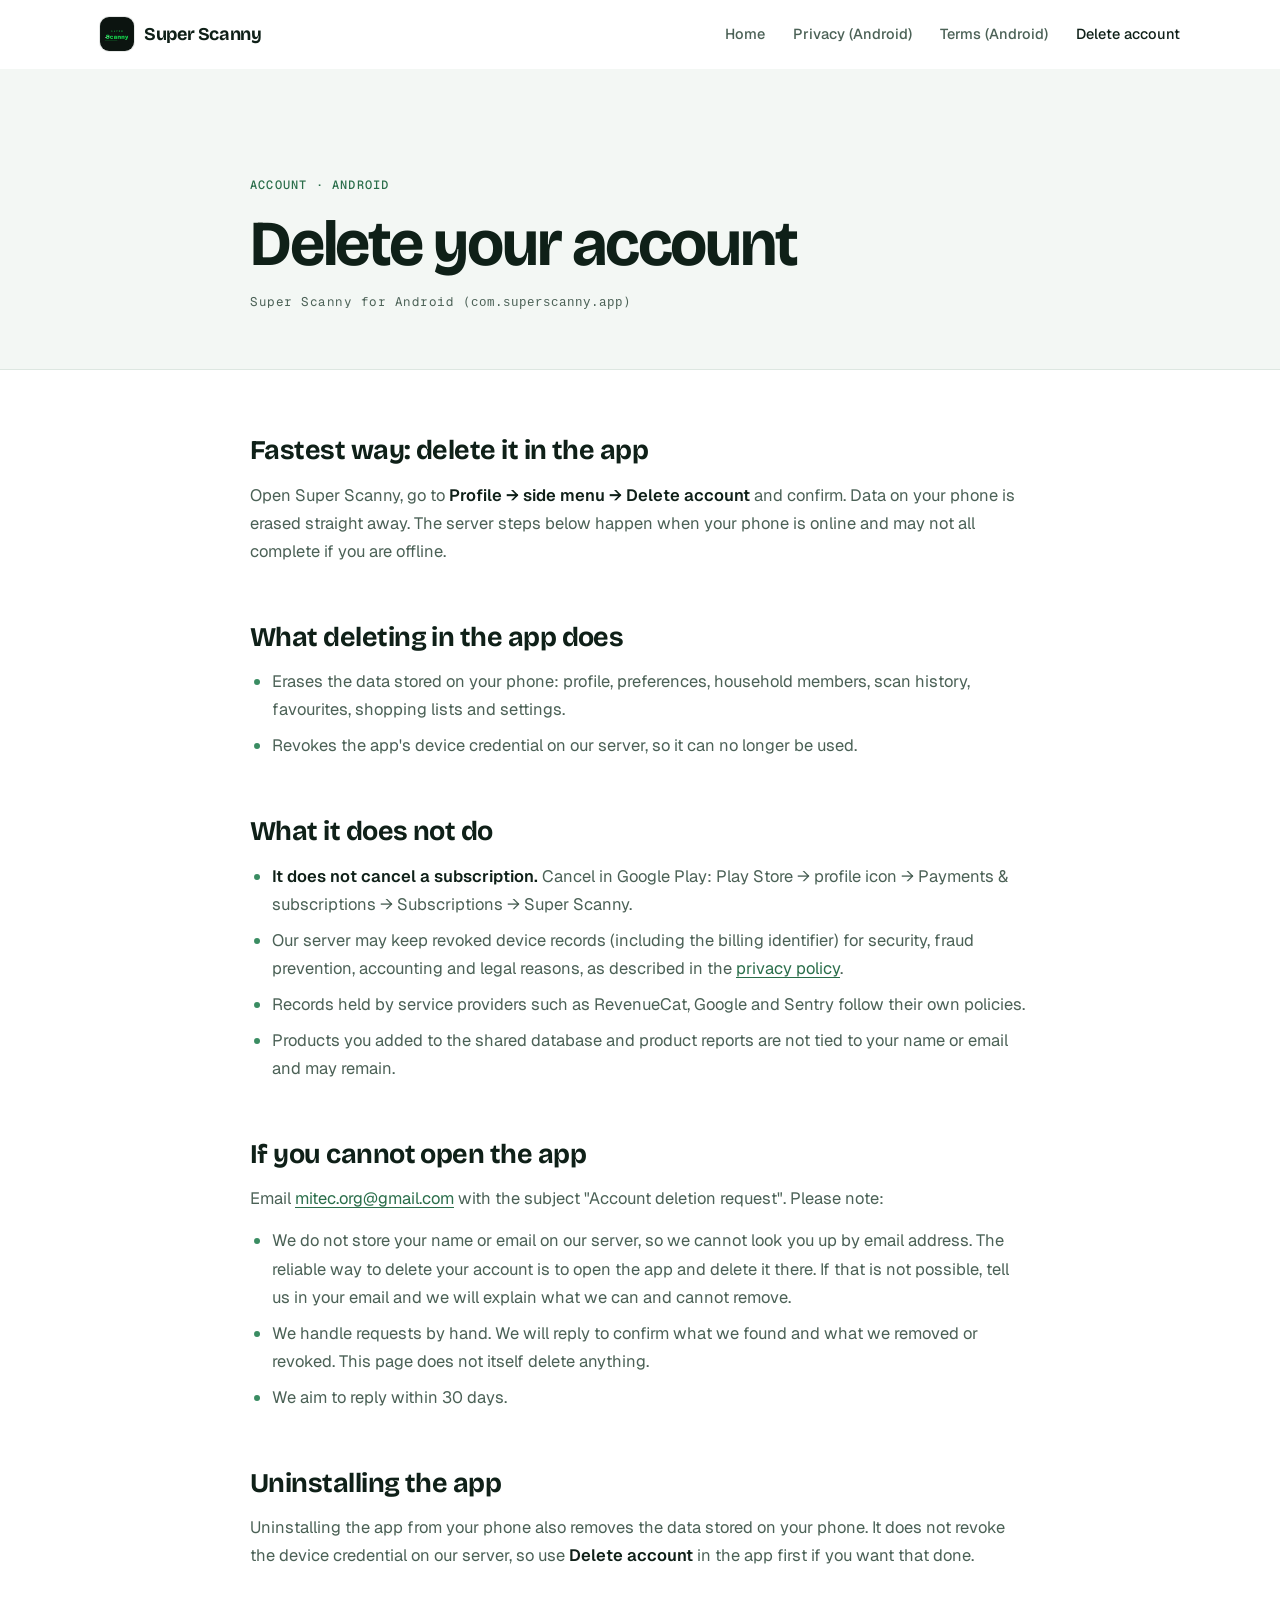
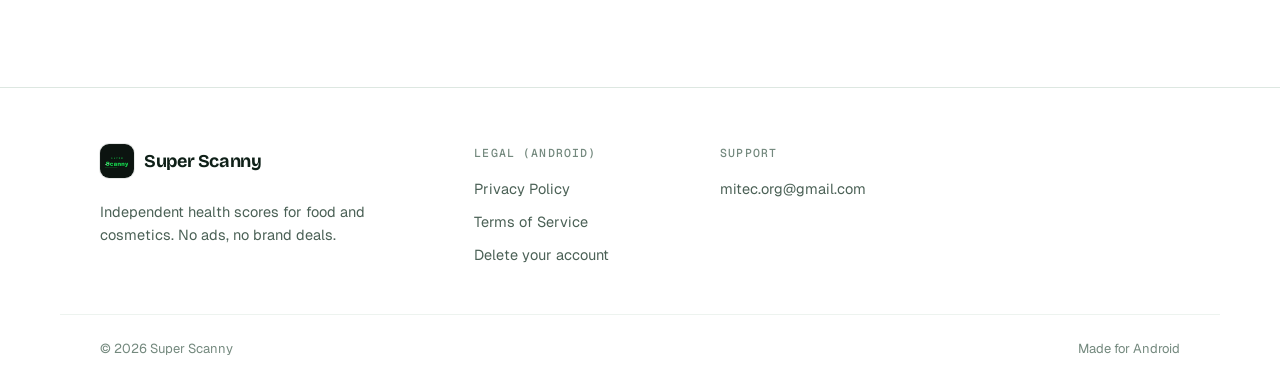
<file: android/delete-account/index.html>
<!doctype html>
<html lang="en">
<head>
<meta charset="utf-8">
<meta name="viewport" content="width=device-width, initial-scale=1, viewport-fit=cover">
<title>Delete your account (Android) · Super Scanny</title>
<meta name="description" content="How to delete your Super Scanny account and data on Android.">
<link rel="canonical" href="https://superscanny.github.io/android/delete-account/">
<link rel="icon" href="../../icon.png">
<link rel="preconnect" href="https://fonts.googleapis.com">
<link rel="preconnect" href="https://fonts.gstatic.com" crossorigin>
<link rel="stylesheet" href="https://fonts.googleapis.com/css2?family=Bricolage+Grotesque:opsz,wght@12..96,200..800&family=Geist:wght@100..900&family=Geist+Mono:wght@100..900&display=swap">
<link rel="stylesheet" href="../../site.css">
</head>
<body>

<header class="nav">
  <div class="wrap nav-inner">
    <a class="brand" href="../../index.html"><img src="../../icon.png" alt="" width="34" height="34">Super Scanny</a>
    <nav class="nav-links" aria-label="Main">
      <a href="../../index.html">Home</a>
      <a href="../privacy/index.html">Privacy (Android)</a>
      <a href="../terms/index.html">Terms (Android)</a>
      <a href="../delete-account/index.html" aria-current="page">Delete account</a>
    </nav>
  </div>
</header>

<div class="legal-head">
  <div class="wrap">
    <span class="eyebrow">Account · Android</span>
    <h1 class="h-display">Delete your account</h1>
    <p>Super Scanny for Android (<code>com.superscanny.app</code>)</p>
  </div>
</div>

<main class="legal">
  <h2>Fastest way: delete it in the app</h2>
  <p>Open Super Scanny, go to <strong>Profile → side menu → Delete account</strong> and confirm. Data on your phone is erased straight away. The server steps below happen when your phone is online and may not all complete if you are offline.</p>

  <h2>What deleting in the app does</h2>
  <ul>
    <li>Erases the data stored on your phone: profile, preferences, household members, scan history, favourites, shopping lists and settings.</li>
    <li>Revokes the app's device credential on our server, so it can no longer be used.</li>
  </ul>

  <h2>What it does not do</h2>
  <ul>
    <li><strong>It does not cancel a subscription.</strong> Cancel in Google Play: Play Store → profile icon → Payments &amp; subscriptions → Subscriptions → Super Scanny.</li>
    <li>Our server may keep revoked device records (including the billing identifier) for security, fraud prevention, accounting and legal reasons, as described in the <a href="../privacy/index.html">privacy policy</a>.</li>
    <li>Records held by service providers such as RevenueCat, Google and Sentry follow their own policies.</li>
    <li>Products you added to the shared database and product reports are not tied to your name or email and may remain.</li>
  </ul>

  <h2>If you cannot open the app</h2>
  <p>Email <a href="mailto:mitec.org@gmail.com">mitec.org@gmail.com</a> with the subject "Account deletion request". Please note:</p>
  <ul>
    <li>We do not store your name or email on our server, so we cannot look you up by email address. The reliable way to delete your account is to open the app and delete it there. If that is not possible, tell us in your email and we will explain what we can and cannot remove.</li>
    <li>We handle requests by hand. We will reply to confirm what we found and what we removed or revoked. This page does not itself delete anything.</li>
    <li>We aim to reply within 30 days.</li>
  </ul>

  <h2>Uninstalling the app</h2>
  <p>Uninstalling the app from your phone also removes the data stored on your phone. It does not revoke the device credential on our server, so use <strong>Delete account</strong> in the app first if you want that done.</p>
</main>

<footer class="foot">
  <div class="wrap foot-grid">
    <div class="foot-brand">
      <a class="brand" href="../../index.html"><img src="../../icon.png" alt="" width="34" height="34">Super Scanny</a>
      <p>Independent health scores for food and cosmetics. No ads, no brand deals.</p>
    </div>
    <nav class="foot-col" aria-label="Legal">
      <b>Legal (Android)</b>
      <a href="../privacy/index.html">Privacy Policy</a>
      <a href="../terms/index.html">Terms of Service</a>
      <a href="../delete-account/index.html">Delete your account</a>
    </nav>
    <div class="foot-col">
      <b>Support</b>
      <a href="mailto:mitec.org@gmail.com">mitec.org@gmail.com</a>
    </div>
  </div>
  <div class="wrap foot-base">
    <span>© 2026 Super Scanny</span>
    <span>Made for Android</span>
  </div>
</footer>

</body>
</html>
</file>
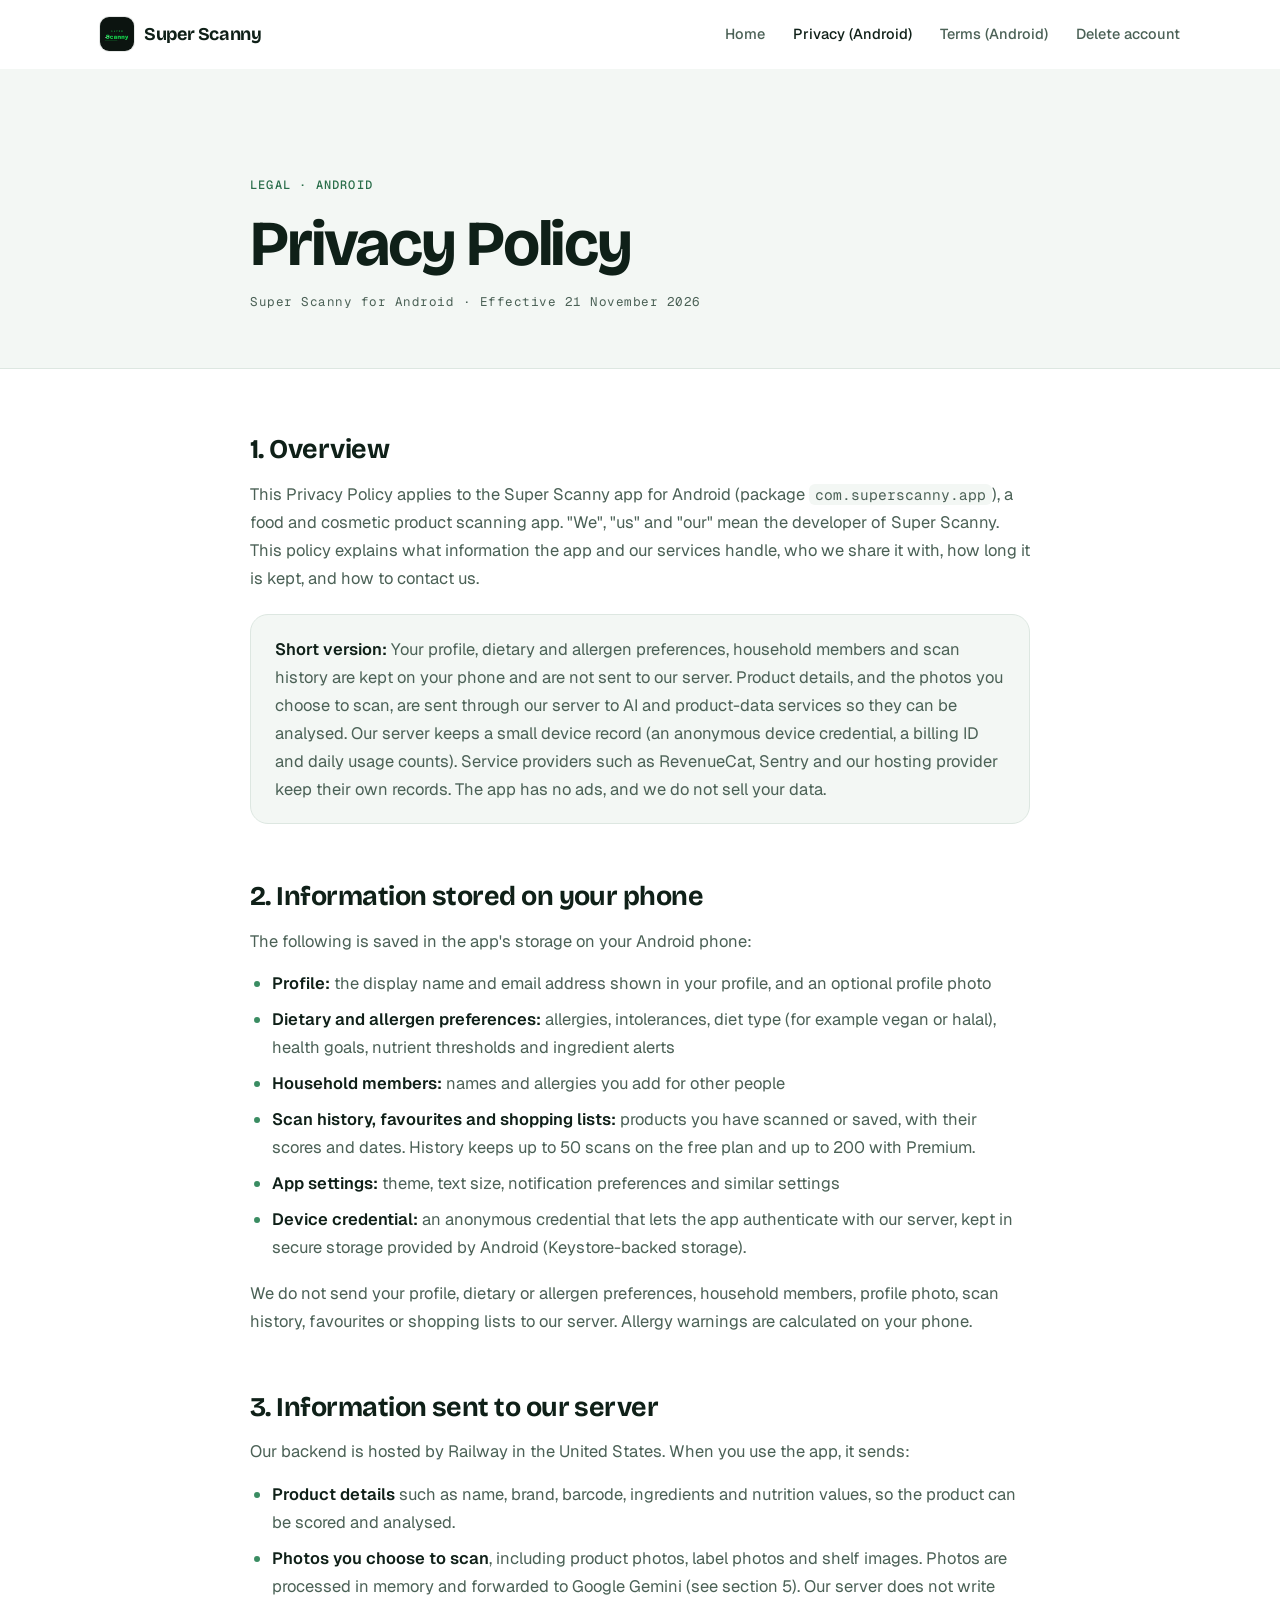
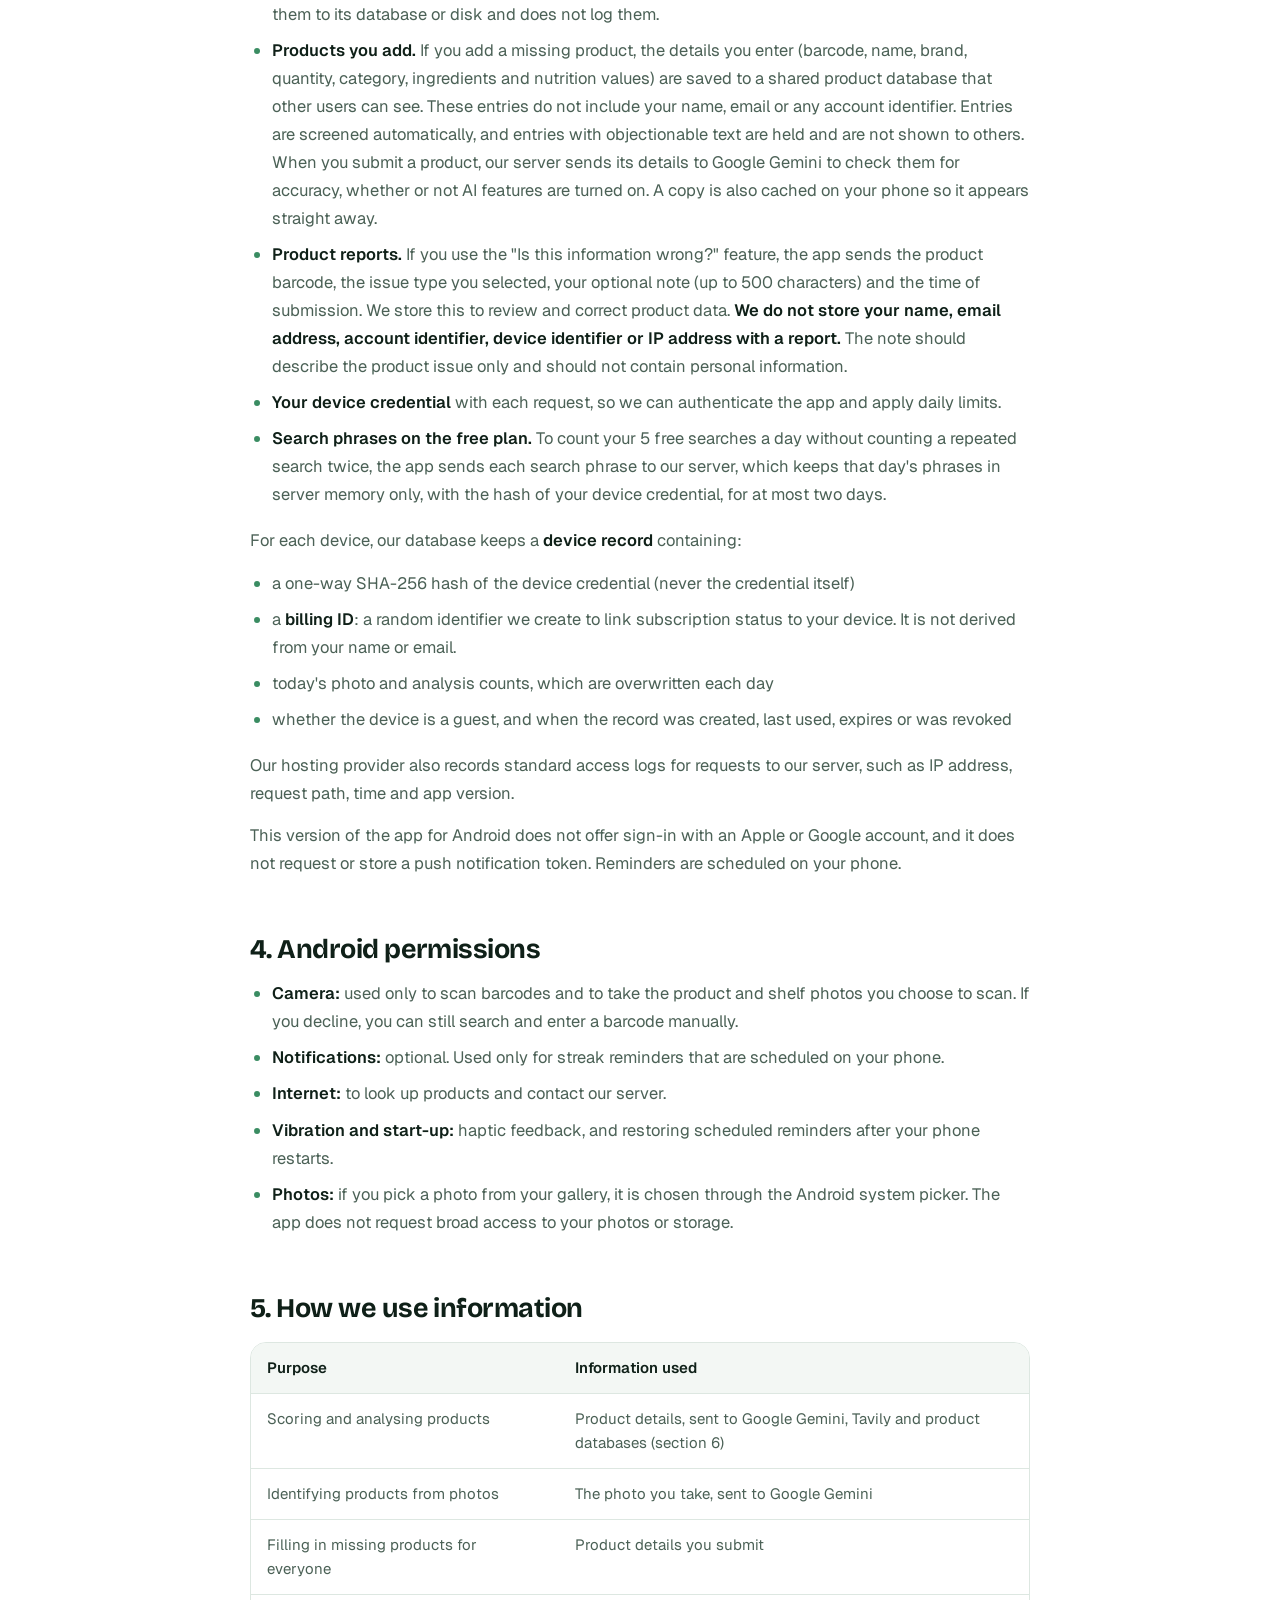
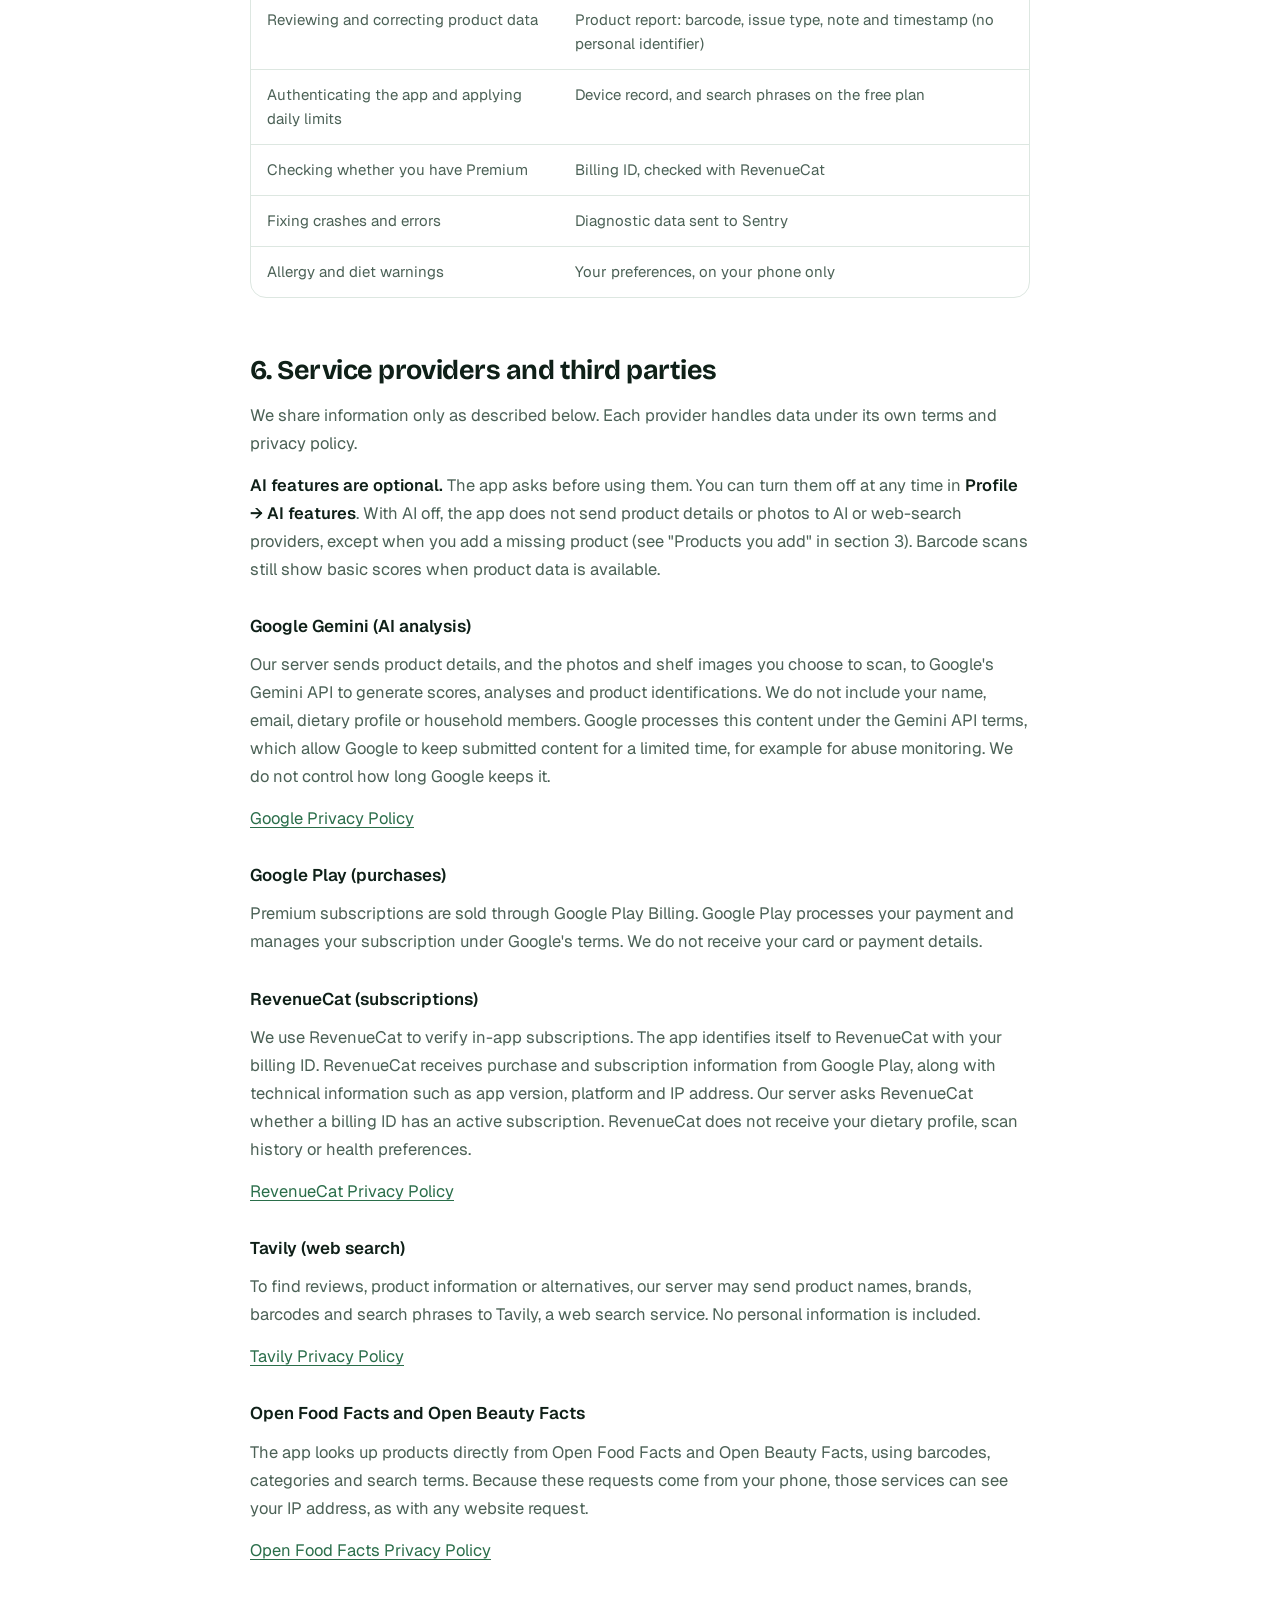
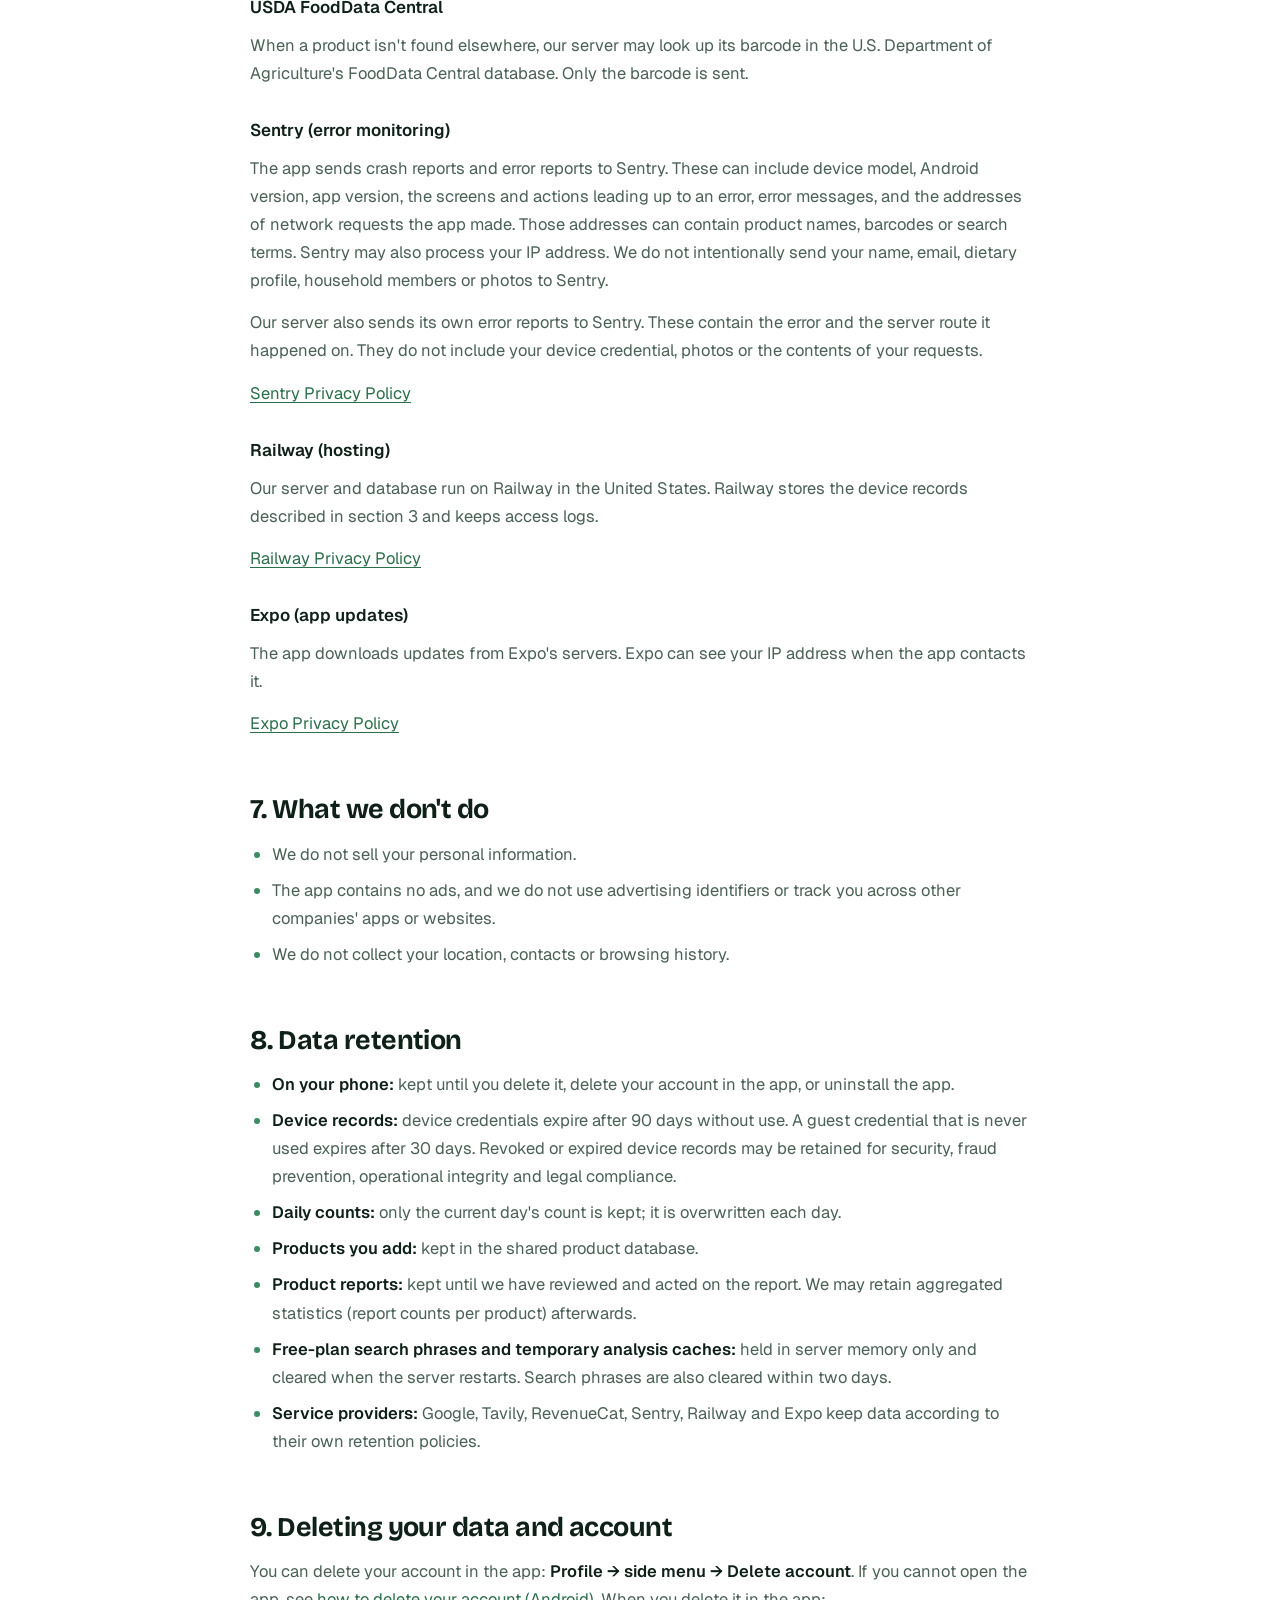
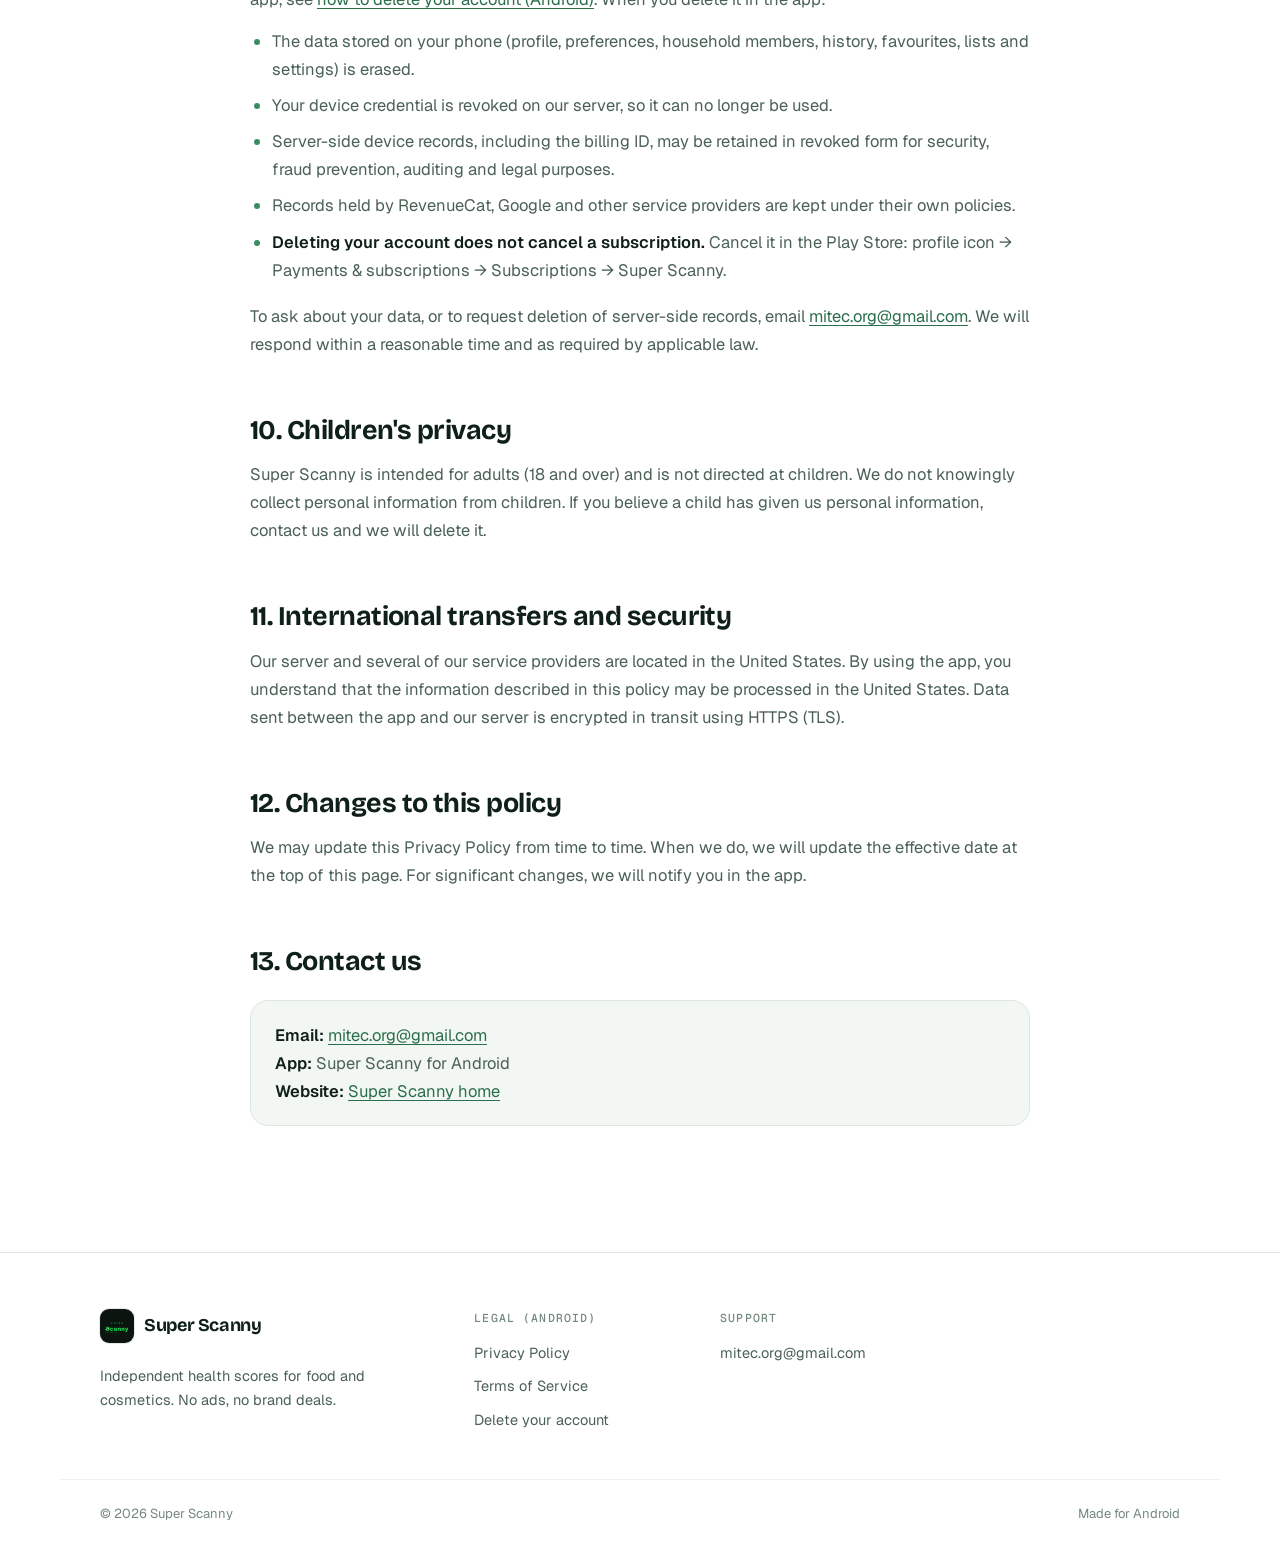
<file: android/privacy/index.html>
<!doctype html>
<html lang="en">
<head>
<meta charset="utf-8">
<meta name="viewport" content="width=device-width, initial-scale=1, viewport-fit=cover">
<title>Privacy Policy for Android · Super Scanny</title>
<meta name="description" content="How the Super Scanny Android app collects, uses and protects your information.">
<link rel="canonical" href="https://superscanny.github.io/android/privacy/">
<meta property="og:title" content="Privacy Policy for Android · Super Scanny">
<meta property="og:url" content="https://superscanny.github.io/android/privacy/">
<link rel="icon" href="../../icon.png">
<link rel="preconnect" href="https://fonts.googleapis.com">
<link rel="preconnect" href="https://fonts.gstatic.com" crossorigin>
<link rel="stylesheet" href="https://fonts.googleapis.com/css2?family=Bricolage+Grotesque:opsz,wght@12..96,200..800&family=Geist:wght@100..900&family=Geist+Mono:wght@100..900&display=swap">
<link rel="stylesheet" href="../../site.css">
</head>
<body>

<header class="nav">
  <div class="wrap nav-inner">
    <a class="brand" href="../../index.html"><img src="../../icon.png" alt="" width="34" height="34">Super Scanny</a>
    <nav class="nav-links" aria-label="Main">
      <a href="../../index.html">Home</a>
      <a href="../privacy/index.html" aria-current="page">Privacy (Android)</a>
      <a href="../terms/index.html">Terms (Android)</a>
      <a href="../delete-account/index.html">Delete account</a>
    </nav>
  </div>
</header>

<div class="legal-head">
  <div class="wrap">
    <span class="eyebrow">Legal · Android</span>
    <h1 class="h-display">Privacy Policy</h1>
    <p>Super Scanny for Android · Effective 21 November 2026</p>
  </div>
</div>

<main class="legal">
  <h2>1. Overview</h2>
  <p>This Privacy Policy applies to the Super Scanny app for Android (package <code>com.superscanny.app</code>), a food and cosmetic product scanning app. "We", "us" and "our" mean the developer of Super Scanny. This policy explains what information the app and our services handle, who we share it with, how long it is kept, and how to contact us.</p>
  <div class="note">
    <p><strong>Short version:</strong> Your profile, dietary and allergen preferences, household members and scan history are kept on your phone and are not sent to our server. Product details, and the photos you choose to scan, are sent through our server to AI and product-data services so they can be analysed. Our server keeps a small device record (an anonymous device credential, a billing ID and daily usage counts). Service providers such as RevenueCat, Sentry and our hosting provider keep their own records. The app has no ads, and we do not sell your data.</p>
  </div>

  <h2>2. Information stored on your phone</h2>
  <p>The following is saved in the app's storage on your Android phone:</p>
  <ul>
    <li><strong>Profile:</strong> the display name and email address shown in your profile, and an optional profile photo</li>
    <li><strong>Dietary and allergen preferences:</strong> allergies, intolerances, diet type (for example vegan or halal), health goals, nutrient thresholds and ingredient alerts</li>
    <li><strong>Household members:</strong> names and allergies you add for other people</li>
    <li><strong>Scan history, favourites and shopping lists:</strong> products you have scanned or saved, with their scores and dates. History keeps up to 50 scans on the free plan and up to 200 with Premium.</li>
    <li><strong>App settings:</strong> theme, text size, notification preferences and similar settings</li>
    <li><strong>Device credential:</strong> an anonymous credential that lets the app authenticate with our server, kept in secure storage provided by Android (Keystore-backed storage).</li>
  </ul>
  <p>We do not send your profile, dietary or allergen preferences, household members, profile photo, scan history, favourites or shopping lists to our server. Allergy warnings are calculated on your phone.</p>

  <h2>3. Information sent to our server</h2>
  <p>Our backend is hosted by Railway in the United States. When you use the app, it sends:</p>
  <ul>
    <li><strong>Product details</strong> such as name, brand, barcode, ingredients and nutrition values, so the product can be scored and analysed.</li>
    <li><strong>Photos you choose to scan</strong>, including product photos, label photos and shelf images. Photos are processed in memory and forwarded to Google Gemini (see section 5). Our server does not write them to its database or disk and does not log them.</li>
    <li><strong>Products you add.</strong> If you add a missing product, the details you enter (barcode, name, brand, quantity, category, ingredients and nutrition values) are saved to a shared product database that other users can see. These entries do not include your name, email or any account identifier. Entries are screened automatically, and entries with objectionable text are held and are not shown to others. When you submit a product, our server sends its details to Google Gemini to check them for accuracy, whether or not AI features are turned on. A copy is also cached on your phone so it appears straight away.</li>
    <li><strong>Product reports.</strong> If you use the "Is this information wrong?" feature, the app sends the product barcode, the issue type you selected, your optional note (up to 500 characters) and the time of submission. We store this to review and correct product data. <strong>We do not store your name, email address, account identifier, device identifier or IP address with a report.</strong> The note should describe the product issue only and should not contain personal information.</li>
    <li><strong>Your device credential</strong> with each request, so we can authenticate the app and apply daily limits.</li>
    <li><strong>Search phrases on the free plan.</strong> To count your 5 free searches a day without counting a repeated search twice, the app sends each search phrase to our server, which keeps that day's phrases in server memory only, with the hash of your device credential, for at most two days.</li>
  </ul>
  <p>For each device, our database keeps a <strong>device record</strong> containing:</p>
  <ul>
    <li>a one-way SHA-256 hash of the device credential (never the credential itself)</li>
    <li>a <strong>billing ID</strong>: a random identifier we create to link subscription status to your device. It is not derived from your name or email.</li>
    <li>today's photo and analysis counts, which are overwritten each day</li>
    <li>whether the device is a guest, and when the record was created, last used, expires or was revoked</li>
  </ul>
  <p>Our hosting provider also records standard access logs for requests to our server, such as IP address, request path, time and app version.</p>
  <p>This version of the app for Android does not offer sign-in with an Apple or Google account, and it does not request or store a push notification token. Reminders are scheduled on your phone.</p>

  <h2>4. Android permissions</h2>
  <ul>
    <li><strong>Camera:</strong> used only to scan barcodes and to take the product and shelf photos you choose to scan. If you decline, you can still search and enter a barcode manually.</li>
    <li><strong>Notifications:</strong> optional. Used only for streak reminders that are scheduled on your phone.</li>
    <li><strong>Internet:</strong> to look up products and contact our server.</li>
    <li><strong>Vibration and start-up:</strong> haptic feedback, and restoring scheduled reminders after your phone restarts.</li>
    <li><strong>Photos:</strong> if you pick a photo from your gallery, it is chosen through the Android system picker. The app does not request broad access to your photos or storage.</li>
  </ul>

  <h2>5. How we use information</h2>
  <div class="table-wrap">
    <table>
      <tr><th>Purpose</th><th>Information used</th></tr>
      <tr><td>Scoring and analysing products</td><td>Product details, sent to Google Gemini, Tavily and product databases (section 6)</td></tr>
      <tr><td>Identifying products from photos</td><td>The photo you take, sent to Google Gemini</td></tr>
      <tr><td>Filling in missing products for everyone</td><td>Product details you submit</td></tr>
      <tr><td>Reviewing and correcting product data</td><td>Product report: barcode, issue type, note and timestamp (no personal identifier)</td></tr>
      <tr><td>Authenticating the app and applying daily limits</td><td>Device record, and search phrases on the free plan</td></tr>
      <tr><td>Checking whether you have Premium</td><td>Billing ID, checked with RevenueCat</td></tr>
      <tr><td>Fixing crashes and errors</td><td>Diagnostic data sent to Sentry</td></tr>
      <tr><td>Allergy and diet warnings</td><td>Your preferences, on your phone only</td></tr>
    </table>
  </div>

  <h2>6. Service providers and third parties</h2>
  <p>We share information only as described below. Each provider handles data under its own terms and privacy policy.</p>

  <p><strong>AI features are optional.</strong> The app asks before using them. You can turn them off at any time in <strong>Profile → AI features</strong>. With AI off, the app does not send product details or photos to AI or web-search providers, except when you add a missing product (see "Products you add" in section 3). Barcode scans still show basic scores when product data is available.</p>

  <h3>Google Gemini (AI analysis)</h3>
  <p>Our server sends product details, and the photos and shelf images you choose to scan, to Google's Gemini API to generate scores, analyses and product identifications. We do not include your name, email, dietary profile or household members. Google processes this content under the Gemini API terms, which allow Google to keep submitted content for a limited time, for example for abuse monitoring. We do not control how long Google keeps it.</p>
  <p><a href="https://policies.google.com/privacy" target="_blank" rel="noopener">Google Privacy Policy</a></p>

  <h3>Google Play (purchases)</h3>
  <p>Premium subscriptions are sold through Google Play Billing. Google Play processes your payment and manages your subscription under Google's terms. We do not receive your card or payment details.</p>

  <h3>RevenueCat (subscriptions)</h3>
  <p>We use RevenueCat to verify in-app subscriptions. The app identifies itself to RevenueCat with your billing ID. RevenueCat receives purchase and subscription information from Google Play, along with technical information such as app version, platform and IP address. Our server asks RevenueCat whether a billing ID has an active subscription. RevenueCat does not receive your dietary profile, scan history or health preferences.</p>
  <p><a href="https://www.revenuecat.com/privacy" target="_blank" rel="noopener">RevenueCat Privacy Policy</a></p>

  <h3>Tavily (web search)</h3>
  <p>To find reviews, product information or alternatives, our server may send product names, brands, barcodes and search phrases to Tavily, a web search service. No personal information is included.</p>
  <p><a href="https://tavily.com/privacy" target="_blank" rel="noopener">Tavily Privacy Policy</a></p>

  <h3>Open Food Facts and Open Beauty Facts</h3>
  <p>The app looks up products directly from Open Food Facts and Open Beauty Facts, using barcodes, categories and search terms. Because these requests come from your phone, those services can see your IP address, as with any website request.</p>
  <p><a href="https://world.openfoodfacts.org/privacy" target="_blank" rel="noopener">Open Food Facts Privacy Policy</a></p>

  <h3>USDA FoodData Central</h3>
  <p>When a product isn't found elsewhere, our server may look up its barcode in the U.S. Department of Agriculture's FoodData Central database. Only the barcode is sent.</p>

  <h3>Sentry (error monitoring)</h3>
  <p>The app sends crash reports and error reports to Sentry. These can include device model, Android version, app version, the screens and actions leading up to an error, error messages, and the addresses of network requests the app made. Those addresses can contain product names, barcodes or search terms. Sentry may also process your IP address. We do not intentionally send your name, email, dietary profile, household members or photos to Sentry.</p>
  <p>Our server also sends its own error reports to Sentry. These contain the error and the server route it happened on. They do not include your device credential, photos or the contents of your requests.</p>
  <p><a href="https://sentry.io/privacy/" target="_blank" rel="noopener">Sentry Privacy Policy</a></p>

  <h3>Railway (hosting)</h3>
  <p>Our server and database run on Railway in the United States. Railway stores the device records described in section 3 and keeps access logs.</p>
  <p><a href="https://railway.com/legal/privacy" target="_blank" rel="noopener">Railway Privacy Policy</a></p>

  <h3>Expo (app updates)</h3>
  <p>The app downloads updates from Expo's servers. Expo can see your IP address when the app contacts it.</p>
  <p><a href="https://expo.dev/privacy" target="_blank" rel="noopener">Expo Privacy Policy</a></p>

  <h2>7. What we don't do</h2>
  <ul>
    <li>We do not sell your personal information.</li>
    <li>The app contains no ads, and we do not use advertising identifiers or track you across other companies' apps or websites.</li>
    <li>We do not collect your location, contacts or browsing history.</li>
  </ul>

  <h2>8. Data retention</h2>
  <ul>
    <li><strong>On your phone:</strong> kept until you delete it, delete your account in the app, or uninstall the app.</li>
    <li><strong>Device records:</strong> device credentials expire after 90 days without use. A guest credential that is never used expires after 30 days. Revoked or expired device records may be retained for security, fraud prevention, operational integrity and legal compliance.</li>
    <li><strong>Daily counts:</strong> only the current day's count is kept; it is overwritten each day.</li>
    <li><strong>Products you add:</strong> kept in the shared product database.</li>
    <li><strong>Product reports:</strong> kept until we have reviewed and acted on the report. We may retain aggregated statistics (report counts per product) afterwards.</li>
    <li><strong>Free-plan search phrases and temporary analysis caches:</strong> held in server memory only and cleared when the server restarts. Search phrases are also cleared within two days.</li>
    <li><strong>Service providers:</strong> Google, Tavily, RevenueCat, Sentry, Railway and Expo keep data according to their own retention policies.</li>
  </ul>

  <h2>9. Deleting your data and account</h2>
  <p>You can delete your account in the app: <strong>Profile → side menu → Delete account</strong>. If you cannot open the app, see <a href="../delete-account/index.html">how to delete your account (Android)</a>. When you delete it in the app:</p>
  <ul>
    <li>The data stored on your phone (profile, preferences, household members, history, favourites, lists and settings) is erased.</li>
    <li>Your device credential is revoked on our server, so it can no longer be used.</li>
    <li>Server-side device records, including the billing ID, may be retained in revoked form for security, fraud prevention, auditing and legal purposes.</li>
    <li>Records held by RevenueCat, Google and other service providers are kept under their own policies.</li>
    <li><strong>Deleting your account does not cancel a subscription.</strong> Cancel it in the Play Store: profile icon → Payments &amp; subscriptions → Subscriptions → Super Scanny.</li>
  </ul>
  <p>To ask about your data, or to request deletion of server-side records, email <a href="mailto:mitec.org@gmail.com">mitec.org@gmail.com</a>. We will respond within a reasonable time and as required by applicable law.</p>

  <h2>10. Children's privacy</h2>
  <p>Super Scanny is intended for adults (18 and over) and is not directed at children. We do not knowingly collect personal information from children. If you believe a child has given us personal information, contact us and we will delete it.</p>

  <h2>11. International transfers and security</h2>
  <p>Our server and several of our service providers are located in the United States. By using the app, you understand that the information described in this policy may be processed in the United States. Data sent between the app and our server is encrypted in transit using HTTPS (TLS).</p>

  <h2>12. Changes to this policy</h2>
  <p>We may update this Privacy Policy from time to time. When we do, we will update the effective date at the top of this page. For significant changes, we will notify you in the app.</p>

  <h2>13. Contact us</h2>
  <div class="note">
    <p><strong>Email:</strong> <a href="mailto:mitec.org@gmail.com">mitec.org@gmail.com</a><br>
    <strong>App:</strong> Super Scanny for Android<br>
    <strong>Website:</strong> <a href="../../index.html">Super Scanny home</a></p>
  </div>
</main>

<footer class="foot">
  <div class="wrap foot-grid">
    <div class="foot-brand">
      <a class="brand" href="../../index.html"><img src="../../icon.png" alt="" width="34" height="34">Super Scanny</a>
      <p>Independent health scores for food and cosmetics. No ads, no brand deals.</p>
    </div>
    <nav class="foot-col" aria-label="Legal">
      <b>Legal (Android)</b>
      <a href="../privacy/index.html">Privacy Policy</a>
      <a href="../terms/index.html">Terms of Service</a>
      <a href="../delete-account/index.html">Delete your account</a>
    </nav>
    <div class="foot-col">
      <b>Support</b>
      <a href="mailto:mitec.org@gmail.com">mitec.org@gmail.com</a>
    </div>
  </div>
  <div class="wrap foot-base">
    <span>© 2026 Super Scanny</span>
    <span>Made for Android</span>
  </div>
</footer>

</body>
</html>
</file>
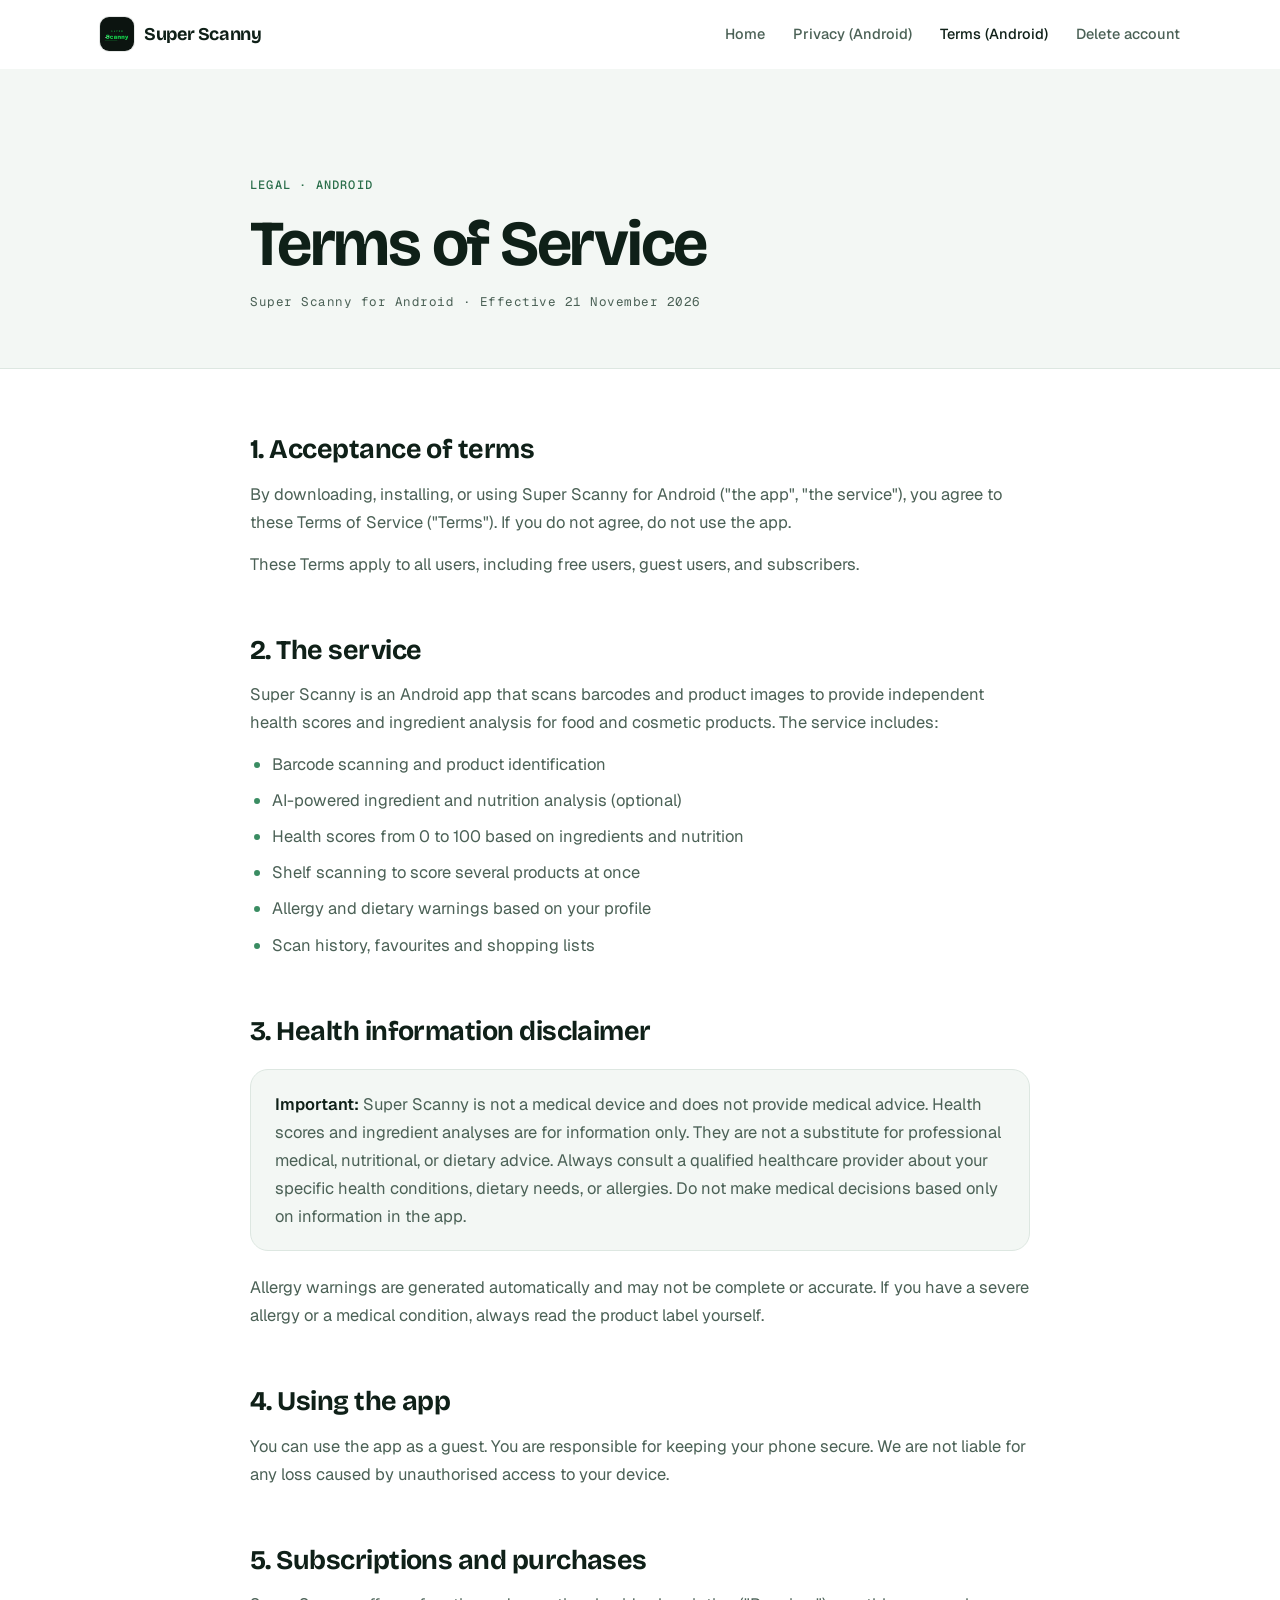
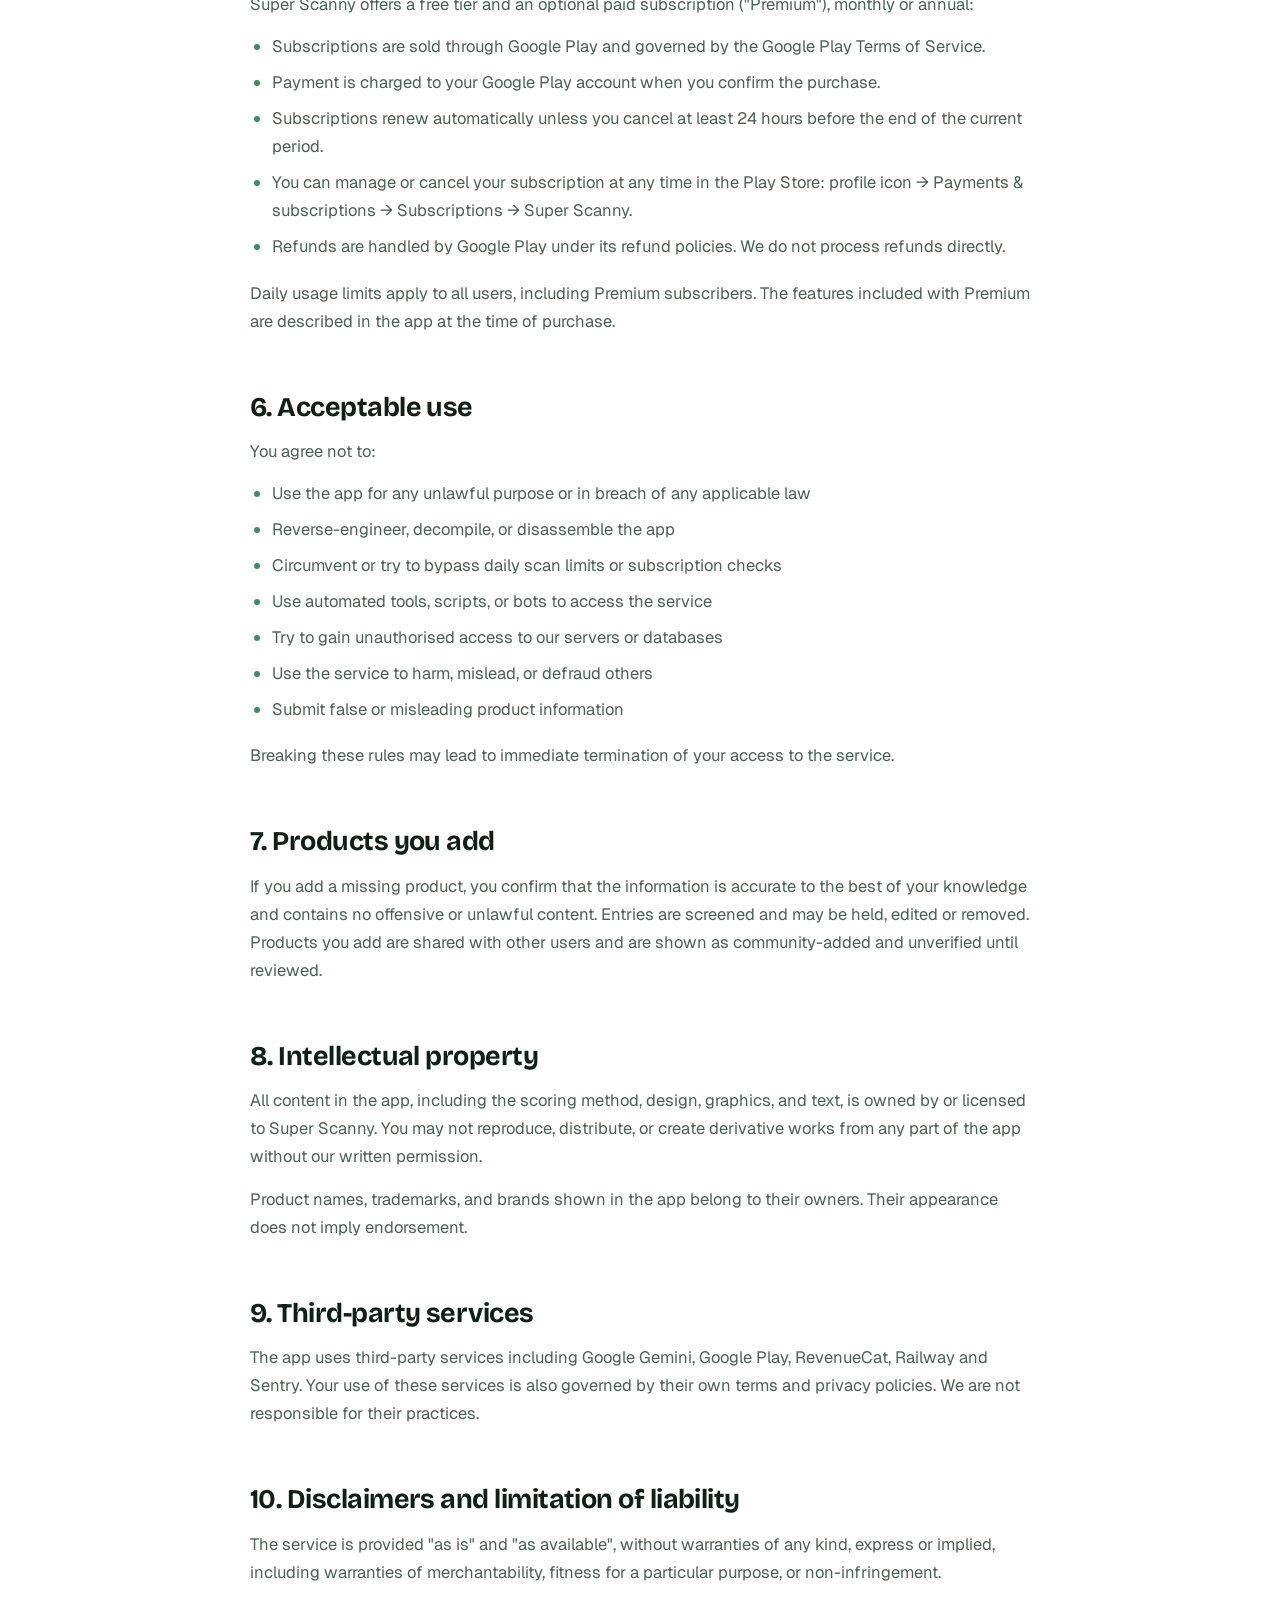
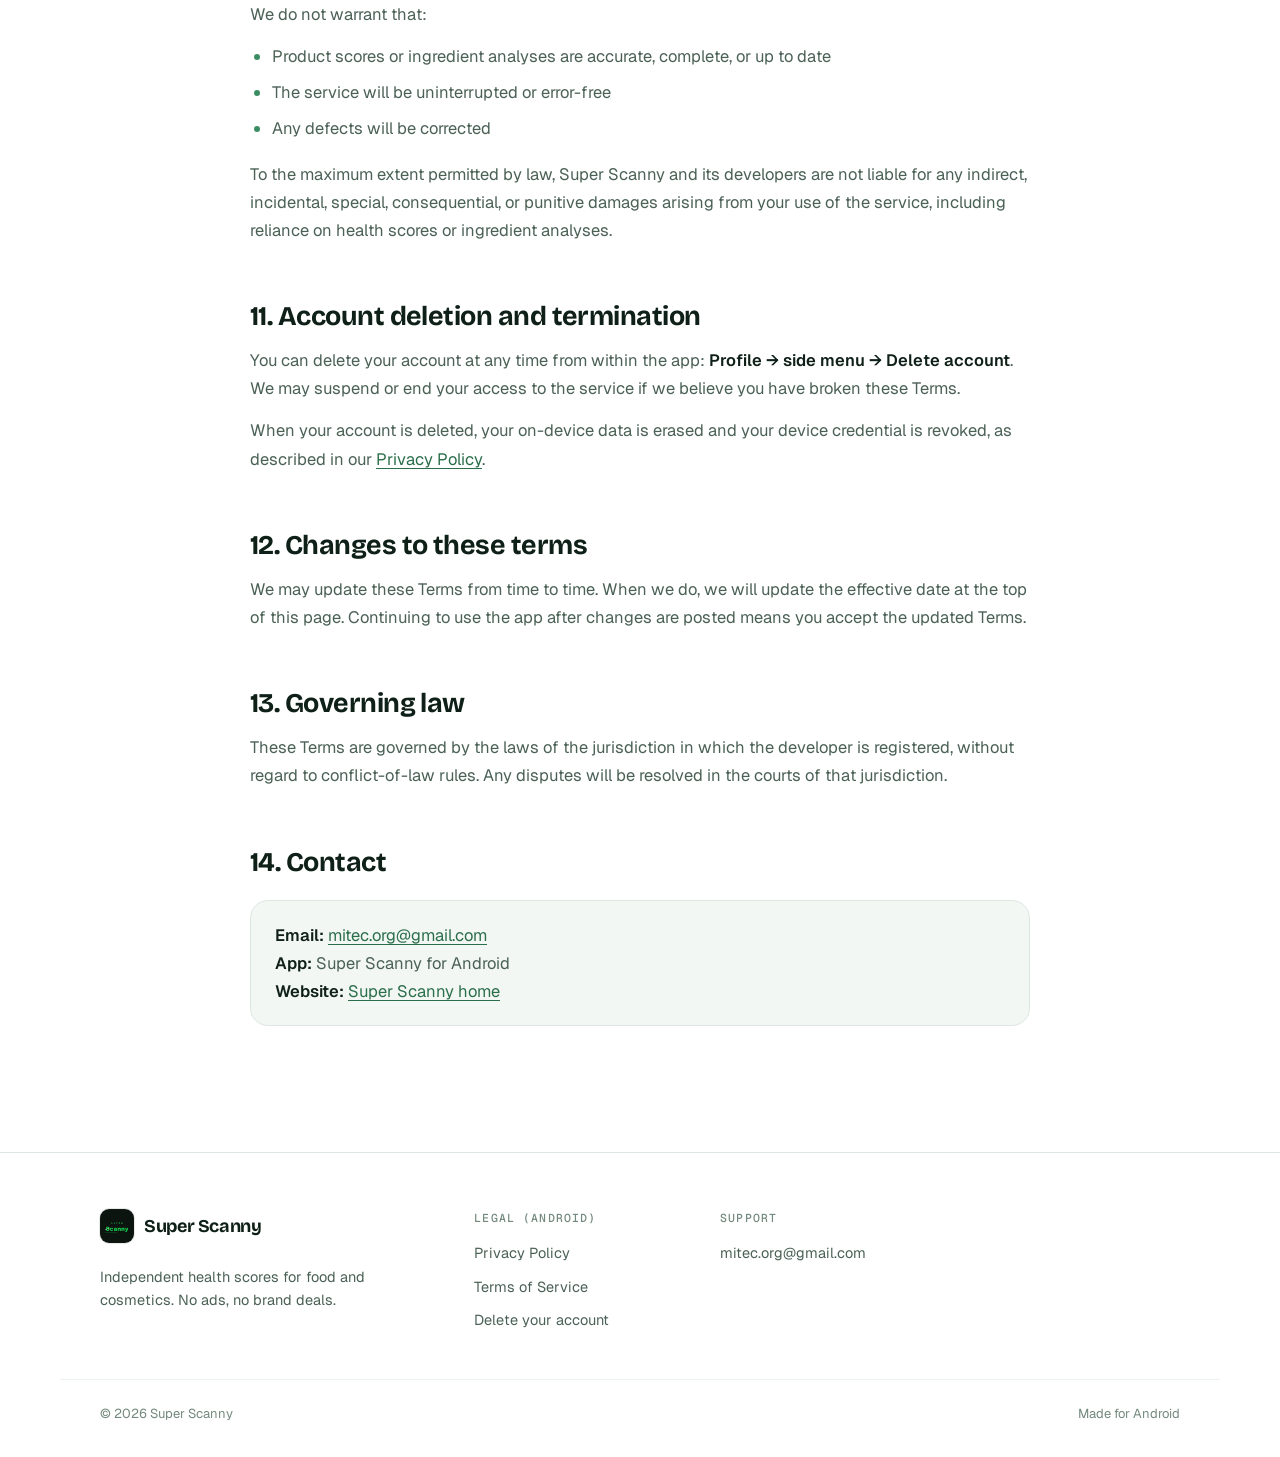
<file: android/terms/index.html>
<!doctype html>
<html lang="en">
<head>
<meta charset="utf-8">
<meta name="viewport" content="width=device-width, initial-scale=1, viewport-fit=cover">
<title>Terms of Service for Android · Super Scanny</title>
<meta name="description" content="Terms of Service for the Super Scanny Android app.">
<link rel="canonical" href="https://superscanny.github.io/android/terms/">
<link rel="icon" href="../../icon.png">
<link rel="preconnect" href="https://fonts.googleapis.com">
<link rel="preconnect" href="https://fonts.gstatic.com" crossorigin>
<link rel="stylesheet" href="https://fonts.googleapis.com/css2?family=Bricolage+Grotesque:opsz,wght@12..96,200..800&family=Geist:wght@100..900&family=Geist+Mono:wght@100..900&display=swap">
<link rel="stylesheet" href="../../site.css">
</head>
<body>

<header class="nav">
  <div class="wrap nav-inner">
    <a class="brand" href="../../index.html"><img src="../../icon.png" alt="" width="34" height="34">Super Scanny</a>
    <nav class="nav-links" aria-label="Main">
      <a href="../../index.html">Home</a>
      <a href="../privacy/index.html">Privacy (Android)</a>
      <a href="../terms/index.html" aria-current="page">Terms (Android)</a>
      <a href="../delete-account/index.html">Delete account</a>
    </nav>
  </div>
</header>

<div class="legal-head">
  <div class="wrap">
    <span class="eyebrow">Legal · Android</span>
    <h1 class="h-display">Terms of Service</h1>
    <p>Super Scanny for Android · Effective 21 November 2026</p>
  </div>
</div>

<main class="legal">
  <h2>1. Acceptance of terms</h2>
  <p>By downloading, installing, or using Super Scanny for Android ("the app", "the service"), you agree to these Terms of Service ("Terms"). If you do not agree, do not use the app.</p>
  <p>These Terms apply to all users, including free users, guest users, and subscribers.</p>

  <h2>2. The service</h2>
  <p>Super Scanny is an Android app that scans barcodes and product images to provide independent health scores and ingredient analysis for food and cosmetic products. The service includes:</p>
  <ul>
    <li>Barcode scanning and product identification</li>
    <li>AI-powered ingredient and nutrition analysis (optional)</li>
    <li>Health scores from 0 to 100 based on ingredients and nutrition</li>
    <li>Shelf scanning to score several products at once</li>
    <li>Allergy and dietary warnings based on your profile</li>
    <li>Scan history, favourites and shopping lists</li>
  </ul>

  <h2>3. Health information disclaimer</h2>
  <div class="note">
    <p><strong>Important:</strong> Super Scanny is not a medical device and does not provide medical advice. Health scores and ingredient analyses are for information only. They are not a substitute for professional medical, nutritional, or dietary advice. Always consult a qualified healthcare provider about your specific health conditions, dietary needs, or allergies. Do not make medical decisions based only on information in the app.</p>
  </div>
  <p>Allergy warnings are generated automatically and may not be complete or accurate. If you have a severe allergy or a medical condition, always read the product label yourself.</p>

  <h2>4. Using the app</h2>
  <p>You can use the app as a guest. You are responsible for keeping your phone secure. We are not liable for any loss caused by unauthorised access to your device.</p>

  <h2>5. Subscriptions and purchases</h2>
  <p>Super Scanny offers a free tier and an optional paid subscription ("Premium"), monthly or annual:</p>
  <ul>
    <li>Subscriptions are sold through Google Play and governed by the Google Play Terms of Service.</li>
    <li>Payment is charged to your Google Play account when you confirm the purchase.</li>
    <li>Subscriptions renew automatically unless you cancel at least 24 hours before the end of the current period.</li>
    <li>You can manage or cancel your subscription at any time in the Play Store: profile icon → Payments &amp; subscriptions → Subscriptions → Super Scanny.</li>
    <li>Refunds are handled by Google Play under its refund policies. We do not process refunds directly.</li>
  </ul>
  <p>Daily usage limits apply to all users, including Premium subscribers. The features included with Premium are described in the app at the time of purchase.</p>

  <h2>6. Acceptable use</h2>
  <p>You agree not to:</p>
  <ul>
    <li>Use the app for any unlawful purpose or in breach of any applicable law</li>
    <li>Reverse-engineer, decompile, or disassemble the app</li>
    <li>Circumvent or try to bypass daily scan limits or subscription checks</li>
    <li>Use automated tools, scripts, or bots to access the service</li>
    <li>Try to gain unauthorised access to our servers or databases</li>
    <li>Use the service to harm, mislead, or defraud others</li>
    <li>Submit false or misleading product information</li>
  </ul>
  <p>Breaking these rules may lead to immediate termination of your access to the service.</p>

  <h2>7. Products you add</h2>
  <p>If you add a missing product, you confirm that the information is accurate to the best of your knowledge and contains no offensive or unlawful content. Entries are screened and may be held, edited or removed. Products you add are shared with other users and are shown as community-added and unverified until reviewed.</p>

  <h2>8. Intellectual property</h2>
  <p>All content in the app, including the scoring method, design, graphics, and text, is owned by or licensed to Super Scanny. You may not reproduce, distribute, or create derivative works from any part of the app without our written permission.</p>
  <p>Product names, trademarks, and brands shown in the app belong to their owners. Their appearance does not imply endorsement.</p>

  <h2>9. Third-party services</h2>
  <p>The app uses third-party services including Google Gemini, Google Play, RevenueCat, Railway and Sentry. Your use of these services is also governed by their own terms and privacy policies. We are not responsible for their practices.</p>

  <h2>10. Disclaimers and limitation of liability</h2>
  <p>The service is provided "as is" and "as available", without warranties of any kind, express or implied, including warranties of merchantability, fitness for a particular purpose, or non-infringement.</p>
  <p>We do not warrant that:</p>
  <ul>
    <li>Product scores or ingredient analyses are accurate, complete, or up to date</li>
    <li>The service will be uninterrupted or error-free</li>
    <li>Any defects will be corrected</li>
  </ul>
  <p>To the maximum extent permitted by law, Super Scanny and its developers are not liable for any indirect, incidental, special, consequential, or punitive damages arising from your use of the service, including reliance on health scores or ingredient analyses.</p>

  <h2>11. Account deletion and termination</h2>
  <p>You can delete your account at any time from within the app: <strong>Profile → side menu → Delete account</strong>. We may suspend or end your access to the service if we believe you have broken these Terms.</p>
  <p>When your account is deleted, your on-device data is erased and your device credential is revoked, as described in our <a href="../privacy/index.html">Privacy Policy</a>.</p>

  <h2>12. Changes to these terms</h2>
  <p>We may update these Terms from time to time. When we do, we will update the effective date at the top of this page. Continuing to use the app after changes are posted means you accept the updated Terms.</p>

  <h2>13. Governing law</h2>
  <p>These Terms are governed by the laws of the jurisdiction in which the developer is registered, without regard to conflict-of-law rules. Any disputes will be resolved in the courts of that jurisdiction.</p>

  <h2>14. Contact</h2>
  <div class="note">
    <p><strong>Email:</strong> <a href="mailto:mitec.org@gmail.com">mitec.org@gmail.com</a><br>
    <strong>App:</strong> Super Scanny for Android<br>
    <strong>Website:</strong> <a href="../../index.html">Super Scanny home</a></p>
  </div>
</main>

<footer class="foot">
  <div class="wrap foot-grid">
    <div class="foot-brand">
      <a class="brand" href="../../index.html"><img src="../../icon.png" alt="" width="34" height="34">Super Scanny</a>
      <p>Independent health scores for food and cosmetics. No ads, no brand deals.</p>
    </div>
    <nav class="foot-col" aria-label="Legal">
      <b>Legal (Android)</b>
      <a href="../privacy/index.html">Privacy Policy</a>
      <a href="../terms/index.html">Terms of Service</a>
      <a href="../delete-account/index.html">Delete your account</a>
    </nav>
    <div class="foot-col">
      <b>Support</b>
      <a href="mailto:mitec.org@gmail.com">mitec.org@gmail.com</a>
    </div>
  </div>
  <div class="wrap foot-base">
    <span>© 2026 Super Scanny</span>
    <span>Made for Android</span>
  </div>
</footer>

</body>
</html>
</file>
<file: site.css>
/* Layout: white page on a 1160px column; realistic app screens carry the story and colour is reserved for scores. */
:root {
  --paper: #ffffff;
  --mist: #f3f7f4;
  --ink: #0f2018;
  --ink-2: #4b6156;
  --ink-3: #74897e;
  --line: #dde7e1;
  --line-soft: #edf3ef;
  --emerald: #3a8c62;
  --emerald-deep: #2a6e4a;
  --emerald-soft: #e3f1e8;
  --s-excellent: #3a8c62;
  --s-good: #5bb87a;
  --s-caution: #d4773a;
  --s-avoid: #c94040;
  --t-good: #3e9a5d;
  --t-caution: #b0602a;
  --font-display: "Bricolage Grotesque", "Geist", system-ui, -apple-system, "Segoe UI", sans-serif;
  --font-body: "Geist", system-ui, -apple-system, "Segoe UI", Roboto, sans-serif;
  --font-mono: "Geist Mono", ui-monospace, "SF Mono", Menlo, Consolas, monospace;
  --wrap: 1160px;
  --gutter: clamp(20px, 4vw, 40px);
  --r-lg: 28px;
  --shadow-1: 0 1px 2px rgba(15, 32, 24, .05), 0 8px 24px rgba(15, 32, 24, .06);
  --shadow-2: 0 2px 6px rgba(15, 32, 24, .05), 0 30px 60px -14px rgba(15, 32, 24, .2);
  color-scheme: light;
}

*, *::before, *::after { box-sizing: border-box; margin: 0; padding: 0; }
html { scroll-behavior: smooth; -webkit-text-size-adjust: 100%; }
body {
  font-family: var(--font-body); font-size: 16px; line-height: 1.6;
  color: var(--ink); background: var(--paper);
  -webkit-font-smoothing: antialiased; text-rendering: optimizeLegibility;
}
a { color: inherit; text-decoration: none; }
img, svg { display: block; max-width: 100%; }
ul, ol { list-style: none; }
:focus-visible { outline: 2px solid var(--emerald); outline-offset: 3px; border-radius: 6px; }
.wrap { max-width: var(--wrap); margin-inline: auto; padding-inline: var(--gutter); }

/* ── Type ───────────────────────────────────── */
.eyebrow {
  font-family: var(--font-mono); font-size: 12px; font-weight: 500;
  letter-spacing: .1em; text-transform: uppercase; color: var(--emerald-deep);
}
.h-display {
  font-family: var(--font-display); font-weight: 700;
  letter-spacing: -.035em; line-height: 1.02; text-wrap: balance;
}
h1.h-display { font-size: clamp(44px, 6.4vw, 82px); }
h2.h-display { font-size: clamp(32px, 4.4vw, 56px); line-height: 1.05; }
.lede { font-size: clamp(17px, 1.6vw, 19.5px); line-height: 1.6; color: var(--ink-2); max-width: 34em; }
.body { font-size: 16.5px; color: var(--ink-2); max-width: 36em; }
.accent { color: var(--emerald); }
.t-excellent { color: var(--s-excellent); }
.t-good { color: var(--t-good); }
.t-caution { color: var(--t-caution); }
.t-avoid { color: var(--s-avoid); }

/* ── Nav ────────────────────────────────────── */
.nav {
  position: sticky; top: env(safe-area-inset-top, 0px); z-index: 40;
  background: rgba(255, 255, 255, .84);
  -webkit-backdrop-filter: saturate(1.4) blur(14px); backdrop-filter: saturate(1.4) blur(14px);
  border-bottom: 1px solid transparent; transition: border-color .2s;
}
.nav.scrolled { border-bottom-color: var(--line); }
.nav-inner { display: flex; align-items: center; gap: 28px; height: 68px; }
.brand {
  display: inline-flex; align-items: center; gap: 10px;
  font-family: var(--font-display); font-weight: 700; font-size: 18px; letter-spacing: -.02em;
}
.brand img { width: 34px; height: 34px; border-radius: 9px; box-shadow: 0 0 0 1px rgba(15, 32, 24, .1); }
.nav-links { display: flex; align-items: center; gap: 28px; margin-left: auto; font-size: 14.5px; font-weight: 500; color: var(--ink-2); }
.nav-links a { transition: color .15s; }
.nav-links a:hover, .nav-links a[aria-current="page"] { color: var(--ink); }

/* ── App Store button ───────────────────────── */
.store {
  display: inline-flex; align-items: center; gap: 10px; flex-shrink: 0;
  height: 56px; padding: 0 22px 0 18px; border-radius: 14px;
  background: var(--ink); color: #fff;
  box-shadow: 0 8px 20px -8px rgba(15, 32, 24, .5);
  transition: transform .15s ease, box-shadow .15s ease;
}
.store:hover { transform: translateY(-1px); box-shadow: 0 12px 24px -8px rgba(15, 32, 24, .55); }
.store svg { width: 24px; height: 24px; fill: currentColor; }
.store span { display: flex; flex-direction: column; line-height: 1.1; }
.store small { font-size: 11px; opacity: .8; }
.store strong { font-size: 19px; font-weight: 600; letter-spacing: -.01em; }
.store.sm { height: 40px; padding: 0 15px 0 12px; border-radius: 11px; gap: 7px; box-shadow: none; }
.store.sm svg { width: 16px; height: 16px; }
.store.sm strong { font-size: 14px; }

/* ── Hero ───────────────────────────────────── */
.hero { position: relative; overflow: clip; }
.hero-grid {
  display: grid; grid-template-columns: minmax(0, 1.05fr) minmax(0, .95fr);
  align-items: center; gap: 48px; padding-block: 64px 104px;
}
.hero-copy { display: flex; flex-direction: column; align-items: flex-start; gap: 26px; min-width: 0; }
.pill {
  display: inline-flex; align-items: center; gap: 10px;
  padding: 7px 14px 7px 10px; border-radius: 999px;
  background: var(--mist); border: 1px solid var(--line);
  font-size: 13.5px; font-weight: 500; color: var(--ink-2);
}
.pill i { width: 8px; height: 8px; border-radius: 50%; background: var(--emerald); box-shadow: 0 0 0 4px rgba(58, 140, 98, .18); }
.hero-actions { display: flex; flex-wrap: wrap; align-items: center; gap: 14px 26px; margin-top: 6px; }
.link-arrow { display: inline-flex; align-items: center; gap: 6px; font-weight: 600; color: var(--ink); transition: color .15s, gap .15s; }
.link-arrow svg { width: 18px; height: 18px; }
.link-arrow:hover { color: var(--emerald-deep); gap: 9px; }
.facts {
  display: flex; flex-wrap: wrap; gap: 10px 24px; margin-top: 10px; padding-top: 24px;
  border-top: 1px solid var(--line); align-self: stretch;
  font-family: var(--font-mono); font-size: 12.5px; letter-spacing: .06em; text-transform: uppercase; color: var(--ink-2);
}
.facts li { display: flex; align-items: center; gap: 9px; }
.facts li::before { content: ""; width: 6px; height: 6px; border-radius: 50%; background: var(--emerald); }

/* ── Phone mockup ───────────────────────────── */
.stage { position: relative; display: flex; justify-content: center; padding-block: 16px; min-width: 0; }
.stage::before {
  content: ""; position: absolute; top: 50%; left: 50%; z-index: 0;
  width: min(560px, 120%); aspect-ratio: 1; transform: translate(-50%, -50%); border-radius: 50%;
  background: radial-gradient(closest-side, #dcefe3, rgba(220, 239, 227, 0));
}
.phone {
  position: relative; z-index: 1; flex-shrink: 0;
  width: 320px; height: 656px; padding: 10px; border-radius: 54px;
  background: linear-gradient(145deg, #2c3530, #0c1310 42%, #1d2621);
  box-shadow: 0 0 0 1px rgba(15, 32, 24, .3), 0 44px 80px -24px rgba(15, 32, 24, .42), 0 18px 36px -18px rgba(15, 32, 24, .3);
}
.screen {
  position: relative; height: 100%; overflow: hidden; border-radius: 44px;
  display: flex; flex-direction: column;
  background: #f3faf5; color: #0f2018; font-family: var(--font-body);
}
.island { position: absolute; top: 11px; left: 50%; width: 92px; height: 27px; margin-left: -46px; border-radius: 20px; background: #0a0f0c; z-index: 3; }
.status { display: flex; align-items: center; justify-content: space-between; height: 50px; padding: 14px 26px 0 32px; font-size: 14px; font-weight: 600; }
.status-icons { display: flex; align-items: center; gap: 5px; }
.status-icons svg { height: 11px; width: auto; fill: currentColor; }
.app-bar { display: flex; align-items: center; justify-content: space-between; padding: 6px 18px 12px; }
.app-bar svg { width: 20px; height: 20px; }
.app-bar b { font-size: 15px; font-weight: 600; }
.app-card {
  display: flex; align-items: center; gap: 12px; margin: 0 14px; padding: 14px;
  background: #fdfffe; border: 1px solid #ddebe2; border-radius: 20px;
}
.carton {
  position: relative; flex-shrink: 0; width: 50px; height: 68px; border-radius: 8px;
  background: linear-gradient(160deg, #eaf2fb, #cddff2); box-shadow: inset 0 0 0 1px rgba(15, 32, 24, .06);
}
.carton::before { content: ""; position: absolute; left: 7px; right: 7px; top: 22px; height: 24px; border-radius: 5px; background: #fff; }
.carton::after { content: ""; position: absolute; left: 13px; top: 29px; width: 24px; height: 4px; border-radius: 2px; background: #3a8c62; box-shadow: 0 7px 0 -1px #a8cdb7; }
.app-card .meta { flex: 1; min-width: 0; }
.app-card .meta b { display: block; font-size: 15px; font-weight: 600; line-height: 1.25; letter-spacing: -.01em; }
.app-card .meta span { display: block; font-size: 12px; color: #507360; margin-top: 2px; }
.grade { display: inline-block; margin-top: 7px; padding: 3px 8px; border-radius: 999px; font-family: var(--font-mono); font-size: 9.5px; font-weight: 600; letter-spacing: .1em; }
.grade.excellent { background: rgba(58, 140, 98, .13); color: #2a6e4a; }
.ring { position: relative; flex-shrink: 0; width: 62px; height: 62px; }
.ring svg { width: 100%; height: 100%; transform: rotate(-90deg); }
.ring b { position: absolute; inset: 0; display: grid; place-items: center; font-family: var(--font-display); font-size: 21px; font-weight: 800; letter-spacing: -.03em; color: #3a8c62; }
.app-sec { display: flex; align-items: baseline; justify-content: space-between; padding: 16px 22px 7px; font-size: 13px; font-weight: 700; }
.app-sec span { font-family: var(--font-mono); font-size: 10px; font-weight: 500; letter-spacing: .06em; color: #507360; }
.app-list { margin: 0 14px; overflow: hidden; background: #fdfffe; border: 1px solid #ddebe2; border-radius: 18px; }
.app-row { display: grid; grid-template-columns: 26px minmax(0, 1fr) auto 9px; align-items: center; gap: 10px; padding: 10px 12px; }
.app-row + .app-row { border-top: 1px solid #edf4ef; }
.app-row svg { width: 19px; height: 19px; color: #507360; justify-self: center; }
.app-row b { display: block; font-size: 13px; font-weight: 600; line-height: 1.2; }
.app-row small { display: block; font-size: 11px; line-height: 1.3; color: #6b8577; }
.app-row em { font-style: normal; font-family: var(--font-mono); font-size: 11px; color: #507360; }
.dot { display: block; width: 9px; height: 9px; border-radius: 50%; flex-shrink: 0; }
.dot.excellent { background: var(--s-excellent); }
.dot.good { background: var(--s-good); }
.dot.caution { background: var(--s-caution); }
.dot.avoid { background: var(--s-avoid); }
.tabbar {
  display: flex; align-items: center; justify-content: space-around; margin-top: auto;
  padding: 10px 16px 26px; background: #fdfffe; border-top: 1px solid #ddebe2;
}
.tabbar svg { width: 22px; height: 22px; color: #9db3a6; }
.tabbar .on svg { color: #3a8c62; }
.tabbar .scan { display: grid; place-items: center; width: 46px; height: 46px; margin-top: -4px; border-radius: 15px; background: #3a8c62; box-shadow: 0 8px 16px -6px rgba(58, 140, 98, .7); }
.tabbar .scan svg { color: #fff; }

.float {
  position: absolute; z-index: 2; display: flex; align-items: center; gap: 12px;
  padding: 12px 18px 12px 12px; border-radius: 18px; white-space: nowrap;
  background: rgba(255, 255, 255, .95); border: 1px solid var(--line);
  box-shadow: 0 16px 36px -10px rgba(15, 32, 24, .22);
  font-size: 13.5px; line-height: 1.3;
}
.float b { display: block; font-weight: 600; }
.float small { display: block; font-size: 12.5px; color: var(--ink-2); }
.float small span { font-family: var(--font-display); font-weight: 800; }
.float .ic { display: grid; place-items: center; flex-shrink: 0; width: 36px; height: 36px; border-radius: 11px; background: var(--emerald-soft); color: var(--emerald-deep); }
.float .ic svg { width: 18px; height: 18px; }
.float.f1 { top: 9%; left: max(-24px, calc(50% - 280px)); }
.float.f2 { bottom: 15%; right: max(-24px, calc(50% - 280px)); }

/* ── Sections ───────────────────────────────── */
.sec { padding-block: clamp(80px, 10vw, 136px); }
.sec.mist { background: var(--mist); }
.sec.tight-top { padding-top: 0; }
.sec-head { display: grid; gap: 18px; max-width: 660px; margin-bottom: clamp(44px, 5vw, 68px); }
.sec-head.center { margin-inline: auto; justify-items: center; text-align: center; }

/* Score scale */
.scale-layout { display: grid; grid-template-columns: minmax(0, .9fr) minmax(0, 1.1fr); gap: clamp(40px, 6vw, 88px); align-items: center; }
.scale-layout .sec-head { margin-bottom: 0; }
.scale { padding: clamp(24px, 3.4vw, 40px); background: var(--paper); border: 1px solid var(--line); border-radius: var(--r-lg); box-shadow: var(--shadow-1); min-width: 0; }
.scale-bar { position: relative; display: grid; grid-template-columns: repeat(4, 1fr); height: 14px; margin-top: 46px; border-radius: 999px; overflow: visible; }
.scale-bar span:nth-child(1) { background: var(--s-avoid); border-radius: 999px 0 0 999px; }
.scale-bar span:nth-child(2) { background: var(--s-caution); }
.scale-bar span:nth-child(3) { background: var(--s-good); }
.scale-bar span:nth-child(4) { background: var(--s-excellent); border-radius: 0 999px 999px 0; }
.scale-bar span + span { box-shadow: inset 2px 0 0 var(--paper); }
.scale-pin { position: absolute; bottom: 22px; transform: translateX(-50%); display: flex; flex-direction: column; align-items: center; }
.scale-pin b {
  display: grid; place-items: center; min-width: 44px; height: 32px; padding: 0 10px; border-radius: 10px;
  background: var(--ink); color: #fff; font-family: var(--font-display); font-size: 16px; font-weight: 800;
}
.scale-pin::after { content: ""; width: 2px; height: 14px; background: var(--ink); }
.scale-ticks { position: relative; height: 22px; margin-top: 10px; font-family: var(--font-mono); font-size: 12px; color: var(--ink-3); font-variant-numeric: tabular-nums; }
.scale-ticks span { position: absolute; top: 0; transform: translateX(-50%); }
.scale-ticks span:first-child { transform: none; }
.scale-ticks span:last-child { transform: translateX(-100%); }
.bands { display: grid; grid-template-columns: repeat(4, minmax(0, 1fr)); gap: 18px; margin-top: 26px; padding-top: 24px; border-top: 1px solid var(--line-soft); }
.bands li { display: grid; gap: 4px; align-content: start; }
.bands .top { display: flex; align-items: center; gap: 8px; }
.bands b { font-weight: 600; font-size: 15px; }
.bands em { font-style: normal; font-family: var(--font-mono); font-size: 12px; color: var(--ink-3); }
.bands p { font-size: 14px; color: var(--ink-2); line-height: 1.45; }

/* How it works */
.steps { display: grid; grid-template-columns: repeat(3, minmax(0, 1fr)); gap: 20px; }
.step { display: flex; flex-direction: column; overflow: hidden; background: var(--paper); border: 1px solid var(--line); border-radius: var(--r-lg); box-shadow: var(--shadow-1); }
.step-art { position: relative; display: grid; place-items: center; height: 210px; background: var(--mist); border-bottom: 1px solid var(--line); }
.step-text { display: grid; gap: 8px; align-content: start; padding: 26px 28px 30px; }
.step-n { font-family: var(--font-mono); font-size: 12px; letter-spacing: .08em; color: var(--emerald-deep); }
.step h3 { font-family: var(--font-display); font-size: 25px; font-weight: 700; letter-spacing: -.02em; line-height: 1.15; }
.step p { font-size: 15.5px; color: var(--ink-2); }

.vf { position: relative; display: grid; justify-items: center; align-content: center; gap: 7px; width: 184px; height: 128px; }
.vf .c { position: absolute; width: 24px; height: 24px; border: 3px solid var(--emerald); }
.vf .tl { top: 0; left: 0; border-right: 0; border-bottom: 0; border-top-left-radius: 10px; }
.vf .tr { top: 0; right: 0; border-left: 0; border-bottom: 0; border-top-right-radius: 10px; }
.vf .bl { bottom: 0; left: 0; border-right: 0; border-top: 0; border-bottom-left-radius: 10px; }
.vf .br { bottom: 0; right: 0; border-left: 0; border-top: 0; border-bottom-right-radius: 10px; }
.barcode {
  width: 124px; height: 58px;
  background: repeating-linear-gradient(90deg, var(--ink) 0 2px, transparent 2px 4px, var(--ink) 4px 7px, transparent 7px 9px, var(--ink) 9px 10px, transparent 10px 13px, var(--ink) 13px 14px, transparent 14px 17px);
}
.digits { font-family: var(--font-mono); font-size: 11px; letter-spacing: .14em; color: var(--ink-2); }
.beam { position: absolute; left: 12px; right: 12px; top: 50%; height: 2px; border-radius: 2px; background: var(--emerald); box-shadow: 0 0 14px 2px rgba(58, 140, 98, .45); animation: beam 2.8s ease-in-out infinite alternate; }
@keyframes beam { from { top: 20%; } to { top: 80%; } }

.mini-score { display: flex; align-items: center; gap: 18px; }
.mini-score .ring { width: 104px; height: 104px; }
.mini-score .ring b { font-size: 34px; }
.mini-score small { display: block; margin-top: 8px; font-size: 13px; color: var(--ink-2); }
.mini-score .grade { margin-top: 0; font-size: 11px; padding: 4px 10px; }

.swap-art { display: grid; justify-items: center; gap: 8px; }
.swap-art svg { width: 18px; height: 18px; color: var(--ink-3); }
.mini-row {
  display: grid; grid-template-columns: 9px 1fr auto; align-items: center; gap: 10px;
  width: 232px; padding: 11px 14px; border-radius: 14px;
  background: var(--paper); border: 1px solid var(--line); font-size: 14px; font-weight: 500;
}
.mini-row b { font-family: var(--font-display); font-size: 18px; font-weight: 800; }
.mini-row.best { box-shadow: 0 0 0 3px rgba(58, 140, 98, .16), var(--shadow-1); border-color: rgba(58, 140, 98, .45); }

/* Features */
.feature { display: grid; grid-template-columns: minmax(0, 1fr) minmax(0, 1fr); gap: clamp(40px, 6vw, 96px); align-items: center; }
.feature + .feature { margin-top: clamp(88px, 10vw, 144px); }
.feature.flip .feature-copy { order: 2; }
.feature-copy { display: grid; gap: 18px; align-content: center; }
.checks { display: grid; gap: 13px; margin-top: 8px; }
.checks li { display: grid; grid-template-columns: 24px minmax(0, 1fr); gap: 12px; font-size: 15.5px; color: var(--ink-2); }
.checks li::before {
  content: ""; width: 24px; height: 24px; border-radius: 50%; margin-top: -1px;
  background: var(--emerald-soft) url("data:image/svg+xml,%3Csvg xmlns='http://www.w3.org/2000/svg' viewBox='0 0 24 24' fill='none' stroke='%232A6E4A' stroke-width='3' stroke-linecap='round' stroke-linejoin='round'%3E%3Cpath d='m5.5 12.5 4 4L18.5 8'/%3E%3C/svg%3E") center / 13px no-repeat;
}
.feature-art { display: grid; place-items: center; min-height: 480px; padding: clamp(24px, 4vw, 52px); background: var(--mist); border-radius: 32px; min-width: 0; }

.result { width: 100%; max-width: 400px; overflow: hidden; background: var(--paper); border: 1px solid var(--line); border-radius: 24px; box-shadow: var(--shadow-2); }
.result-head { display: flex; align-items: center; gap: 14px; padding: 18px 20px; }
.result-head .meta { flex: 1; min-width: 0; }
.result-head .meta b { display: block; font-size: 16px; font-weight: 600; line-height: 1.25; letter-spacing: -.01em; }
.result-head .meta small { display: block; margin-top: 2px; font-size: 13px; color: var(--ink-3); }
.score { display: flex; flex-direction: column; align-items: flex-end; flex-shrink: 0; }
.score b { font-family: var(--font-display); font-size: 32px; font-weight: 800; letter-spacing: -.03em; line-height: 1; }
.score b small { font-size: 14px; font-weight: 600; color: var(--ink-3); letter-spacing: 0; }
.score > small { margin-top: 6px; font-family: var(--font-mono); font-size: 10.5px; font-weight: 600; letter-spacing: .1em; }
.result-sec { padding: 9px 20px; background: var(--mist); border-block: 1px solid var(--line); font-family: var(--font-mono); font-size: 11px; letter-spacing: .1em; text-transform: uppercase; color: var(--ink-3); }
.r-row { display: grid; grid-template-columns: 26px minmax(0, 1fr) auto 9px; align-items: center; gap: 12px; padding: 13px 20px; }
.r-row + .r-row { border-top: 1px solid var(--line-soft); }
.r-row svg { width: 20px; height: 20px; color: var(--ink-2); justify-self: center; }
.r-row b { display: block; font-size: 14.5px; font-weight: 600; line-height: 1.25; }
.r-row small { display: block; font-size: 12.5px; color: var(--ink-3); }
.r-row em { font-style: normal; font-family: var(--font-mono); font-size: 12.5px; color: var(--ink-2); }

.thumb { position: relative; flex-shrink: 0; }
.thumb.box { width: 52px; height: 68px; border-radius: 8px; background: linear-gradient(160deg, #f9e6c9, #efc793); }
.thumb.box::before { content: ""; position: absolute; left: 8px; right: 8px; top: 12px; height: 18px; border-radius: 4px; background: rgba(255, 255, 255, .85); }
.thumb.box::after { content: ""; position: absolute; left: 13px; bottom: 12px; width: 26px; height: 18px; border-radius: 50%; background: #e3a85f; }
.thumb.bottle { width: 38px; height: 64px; margin: 6px 7px 0; border-radius: 12px 12px 9px 9px; background: linear-gradient(160deg, #e6eff8, #c3d6ea); }
.thumb.bottle::before { content: ""; position: absolute; top: -8px; left: 11px; width: 16px; height: 10px; border-radius: 3px; background: #8fa6bc; }
.thumb.bottle::after { content: ""; position: absolute; left: 7px; right: 7px; top: 22px; height: 16px; border-radius: 4px; background: rgba(255, 255, 255, .85); }

.shelf-art { width: 100%; max-width: 460px; }
.shelf { position: relative; aspect-ratio: 46 / 27; padding: 0 22px; background: linear-gradient(#fbfdfc, #eef4f0); border: 1px solid var(--line); border-radius: 22px; overflow: hidden; }
.shelf .c { position: absolute; width: 22px; height: 22px; border: 3px solid var(--emerald); }
.shelf .tl { top: 12px; left: 12px; border-right: 0; border-bottom: 0; border-top-left-radius: 9px; }
.shelf .tr { top: 12px; right: 12px; border-left: 0; border-bottom: 0; border-top-right-radius: 9px; }
.shelf .bl { bottom: 12px; left: 12px; border-right: 0; border-top: 0; border-bottom-left-radius: 9px; }
.shelf .br { bottom: 12px; right: 12px; border-left: 0; border-top: 0; border-bottom-right-radius: 9px; }
.shelf-row { display: flex; align-items: flex-end; justify-content: space-around; height: 100%; padding-top: 56px; border-bottom: 10px solid #d6e1db; margin-inline: 10px; }
.prod { position: relative; width: 17%; height: var(--h); border-radius: 7px 7px 3px 3px; }
.prod.p1 { background: linear-gradient(160deg, #eaf2fb, #cddff2); }
.prod.p2 { background: linear-gradient(160deg, #f6ecd6, #e8d0a2); }
.prod.p3 { background: linear-gradient(160deg, #f9e6c9, #efc793); }
.prod.p4 { background: linear-gradient(160deg, #f8dad6, #eab3ab); }
.pin {
  position: absolute; top: -10px; left: 50%; transform: translate(-50%, -100%);
  display: grid; place-items: center; width: 40px; height: 40px; border-radius: 50%;
  background: var(--paper); border: 3px solid; box-shadow: var(--shadow-1);
  font-style: normal; font-family: var(--font-display); font-size: 14px; font-weight: 800;
}
.pin.excellent { border-color: var(--s-excellent); color: var(--s-excellent); }
.pin.good { border-color: var(--s-good); color: var(--t-good); }
.pin.caution { border-color: var(--s-caution); color: var(--t-caution); }
.pin.avoid { border-color: var(--s-avoid); color: var(--s-avoid); }
.rank { position: relative; width: min(290px, 88%); margin: -64px 0 0 auto; padding-bottom: 4px; background: var(--paper); border: 1px solid var(--line); border-radius: 18px; box-shadow: var(--shadow-2); }
.rank header { padding: 12px 16px 8px; font-family: var(--font-mono); font-size: 11px; letter-spacing: .1em; text-transform: uppercase; color: var(--ink-3); }
.rank li { display: grid; grid-template-columns: 18px 9px minmax(0, 1fr) auto; align-items: center; gap: 10px; padding: 9px 16px; border-top: 1px solid var(--line-soft); font-size: 14px; }
.rank li > span:first-child { font-family: var(--font-mono); font-size: 12px; color: var(--ink-3); }
.rank li b { font-family: var(--font-display); font-weight: 800; }

/* Independence */
.pillars { display: grid; grid-template-columns: repeat(3, minmax(0, 1fr)); border-top: 1px solid var(--line); }
.pillar { display: grid; gap: 12px; align-content: start; padding: 40px 36px 8px; }
.pillar:first-child { padding-left: 0; }
.pillar:last-child { padding-right: 0; }
.pillar + .pillar { border-left: 1px solid var(--line); }
.pillar svg { width: 30px; height: 30px; color: var(--emerald); }
.pillar h3 { font-family: var(--font-display); font-size: 22px; font-weight: 700; letter-spacing: -.015em; }
.pillar p { font-size: 15.5px; color: var(--ink-2); }

/* CTA */
.cta {
  display: grid; grid-template-columns: minmax(0, 1fr) auto; align-items: center; gap: 48px;
  padding: clamp(36px, 6vw, 80px); border-radius: 36px; border: 1px solid var(--line);
  background: radial-gradient(120% 140% at 100% 0%, #d2eadb 0%, rgba(210, 234, 219, 0) 55%), var(--mist);
}
.cta-copy { display: grid; gap: 20px; justify-items: start; }
.cta-art img { width: 176px; height: 176px; border-radius: 40px; transform: rotate(-6deg); box-shadow: 0 34px 60px -22px rgba(15, 32, 24, .55); }

/* Footer */
.foot { border-top: 1px solid var(--line); padding-block: 56px 32px; }
.foot-grid { display: grid; grid-template-columns: minmax(0, 1.6fr) repeat(3, minmax(0, 1fr)); gap: 32px; }
.foot-brand p { margin-top: 14px; max-width: 26em; font-size: 14.5px; color: var(--ink-2); }
.foot-col { display: grid; gap: 10px; align-content: start; font-size: 14.5px; color: var(--ink-2); }
.foot-col b { margin-bottom: 4px; font-family: var(--font-mono); font-size: 11.5px; font-weight: 500; letter-spacing: .1em; text-transform: uppercase; color: var(--ink-3); }
.foot-col a { transition: color .15s; }
.foot-col a:hover { color: var(--ink); }
.foot-base { display: flex; flex-wrap: wrap; justify-content: space-between; gap: 12px; margin-top: 48px; padding-top: 24px; border-top: 1px solid var(--line-soft); font-size: 13px; color: var(--ink-3); }

/* ── Legal pages ────────────────────────────── */
.legal-head { padding-block: clamp(56px, 8vw, 104px) clamp(36px, 5vw, 56px); background: var(--mist); border-bottom: 1px solid var(--line); }
.legal-head .wrap, .legal { max-width: 860px; }
.legal-head .h-display { margin-top: 14px; font-size: clamp(40px, 5.6vw, 64px); }
.legal-head p { margin-top: 16px; font-family: var(--font-mono); font-size: 12.5px; letter-spacing: .04em; color: var(--ink-2); }
.legal { margin-inline: auto; padding: clamp(40px, 6vw, 64px) var(--gutter) 104px; }
.legal h2 { margin: 56px 0 14px; scroll-margin-top: 96px; font-family: var(--font-display); font-size: clamp(22px, 2.4vw, 27px); font-weight: 700; letter-spacing: -.02em; line-height: 1.2; }
.legal h2:first-child { margin-top: 0; }
.legal h3 { margin: 30px 0 10px; font-size: 17px; font-weight: 600; }
.legal p, .legal li { font-size: 16.5px; line-height: 1.7; color: var(--ink-2); }
.legal p { margin-bottom: 14px; }
.legal ul { display: grid; gap: 8px; margin-bottom: 18px; padding-left: 22px; list-style: disc; }
.legal li::marker { color: var(--emerald); }
.legal strong { font-weight: 600; color: var(--ink); }
.legal a { color: var(--emerald-deep); text-decoration: underline; text-decoration-thickness: 1px; text-underline-offset: 3px; }
.legal code { padding: 1px 6px; border-radius: 6px; background: var(--mist); font-family: var(--font-mono); font-size: .88em; }
.note { margin: 22px 0; padding: 20px 24px; background: var(--mist); border: 1px solid var(--line); border-radius: 18px; }
.note p:last-child { margin-bottom: 0; }
.table-wrap { overflow-x: auto; margin: 18px 0 26px; border: 1px solid var(--line); border-radius: 16px; }
.legal table { width: 100%; min-width: 520px; border-collapse: collapse; font-size: 15px; }
.legal th, .legal td { padding: 13px 16px; text-align: left; vertical-align: top; border-bottom: 1px solid var(--line); }
.legal th { background: var(--mist); font-weight: 600; color: var(--ink); }
.legal td { color: var(--ink-2); }
.legal tr:last-child td { border-bottom: 0; }

/* ── Responsive ─────────────────────────────── */
@media (max-width: 1040px) {
  .bands { grid-template-columns: repeat(2, minmax(0, 1fr)); }
}
@media (max-width: 900px) {
  .nav-links { display: none; }
  .nav .store { margin-left: auto; }
  .hero-grid { grid-template-columns: 1fr; gap: 40px; padding-block: 40px 72px; }
  .scale-layout { grid-template-columns: 1fr; }
  .steps { grid-template-columns: 1fr; }
  .step { flex-direction: row; }
  .step-art { flex: 0 0 44%; height: auto; min-height: 220px; border-bottom: 0; border-right: 1px solid var(--line); }
  .step-text { align-content: center; }
  .feature { grid-template-columns: 1fr; }
  .feature.flip .feature-copy { order: 0; }
  .feature-art { min-height: 0; }
  .pillars { grid-template-columns: 1fr; }
  .pillar, .pillar:first-child, .pillar:last-child { padding: 30px 0; }
  .pillar + .pillar { border-left: 0; border-top: 1px solid var(--line); }
  .foot-grid { grid-template-columns: repeat(3, minmax(0, 1fr)); }
  .foot-brand { grid-column: 1 / -1; }
}
@media (max-width: 640px) {
  .step { flex-direction: column; }
  .step-art { flex: none; height: 196px; min-height: 0; border-right: 0; border-bottom: 1px solid var(--line); }
  .float { padding: 10px 14px 10px 10px; font-size: 12.5px; }
  .float small { font-size: 11.5px; }
  .float .ic { width: 30px; height: 30px; border-radius: 9px; }
  .float.f1 { left: 0; top: 9%; }
  .float.f2 { right: 0; bottom: 7%; }
  .cta { grid-template-columns: 1fr; gap: 32px; }
  .cta-art { order: -1; }
  .cta-art img { width: 104px; height: 104px; border-radius: 24px; }
  .foot-grid { grid-template-columns: repeat(2, minmax(0, 1fr)); }
  .rank { width: 100%; margin: 14px 0 0; }
}
@media (max-width: 420px) {
  .phone { zoom: .86; }
  .store { height: 52px; padding: 0 18px 0 14px; }
  .store strong { font-size: 17px; }
  .bands { gap: 16px 14px; }
  .mini-row { width: 210px; }
}
@media (prefers-reduced-motion: reduce) {
  *, *::before, *::after { animation: none !important; transition: none !important; scroll-behavior: auto !important; }
}
</file>
